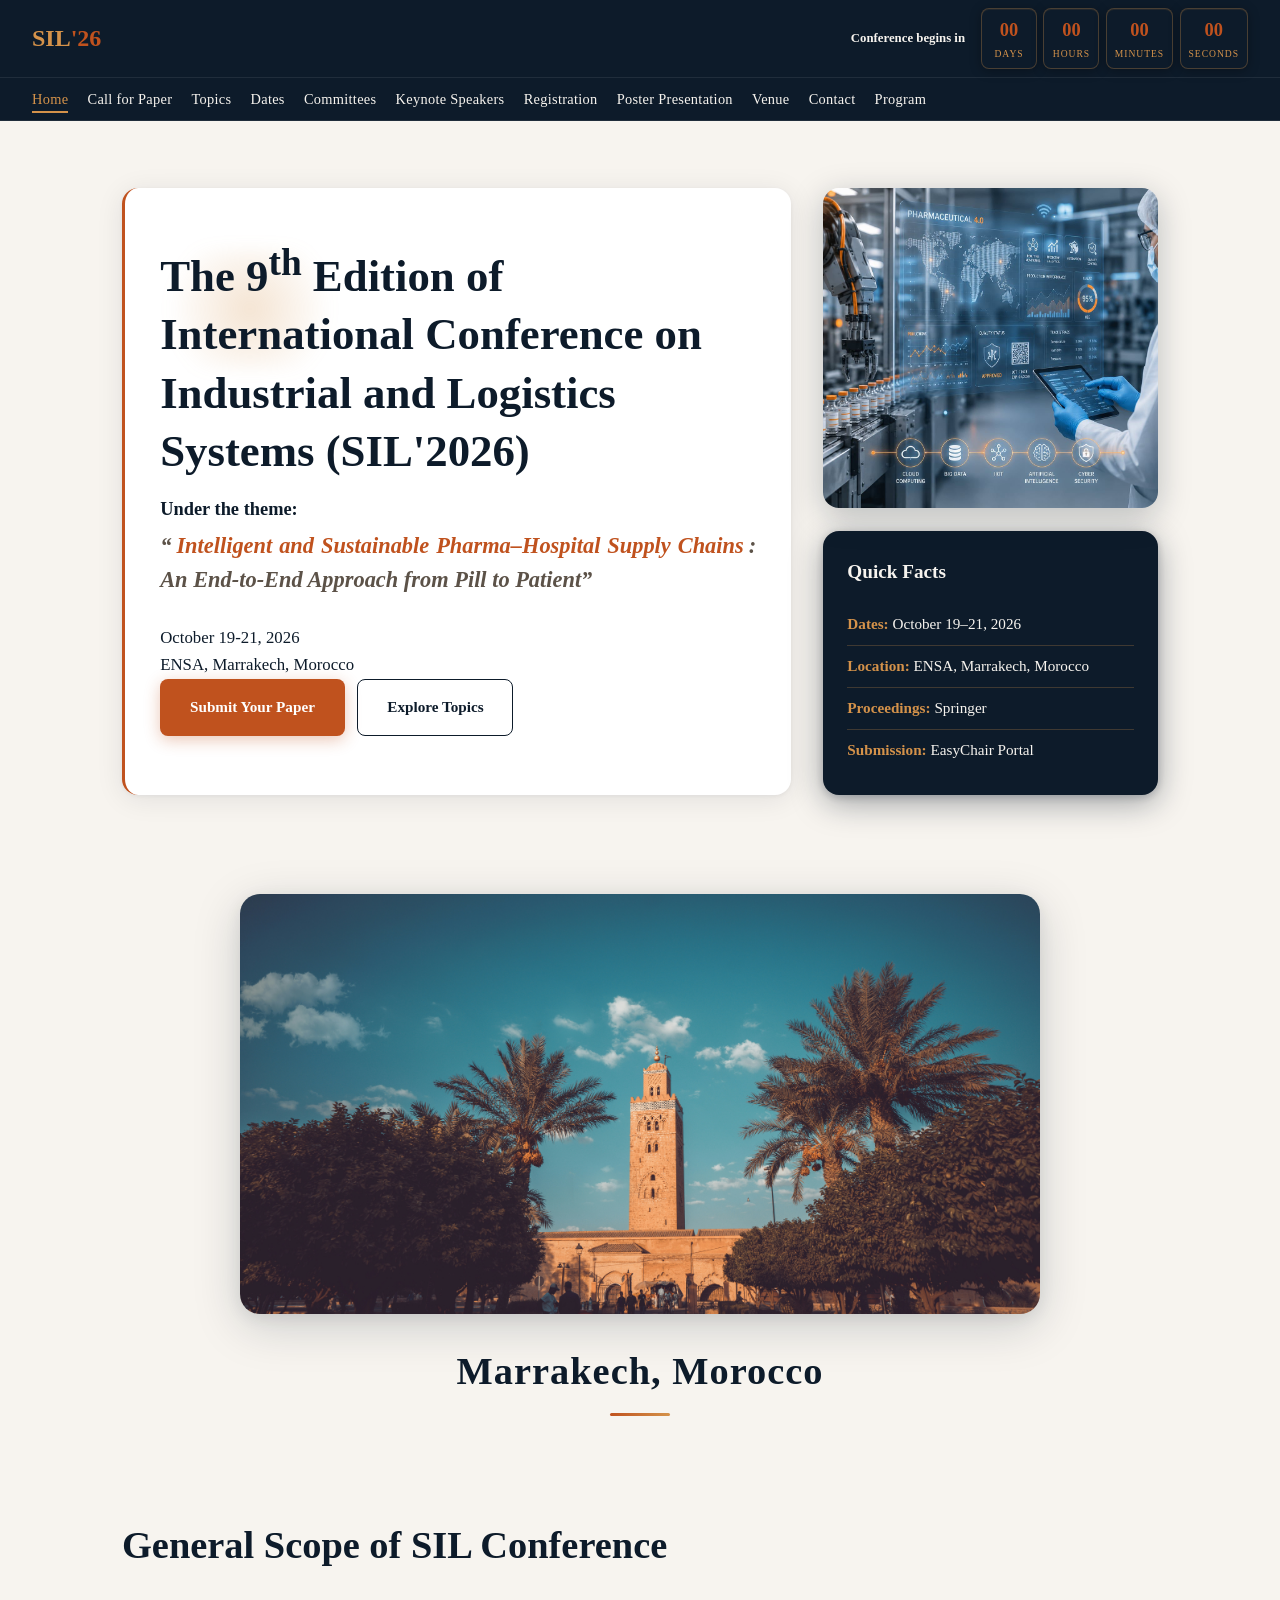
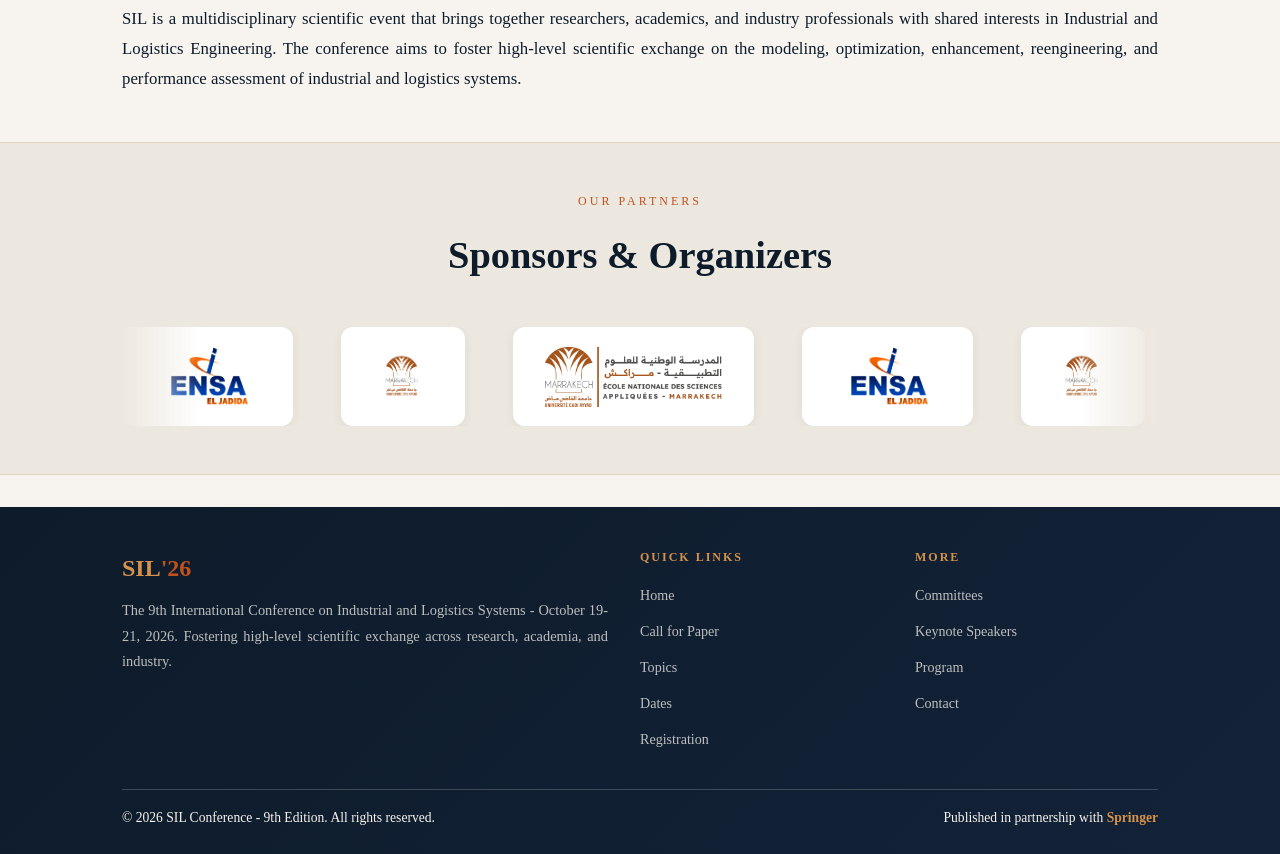
<file: index.html>
<!DOCTYPE html>
<html lang="en">

<head>
  <meta charset="UTF-8">
  <meta name="viewport" content="width=device-width, initial-scale=1.0">
  <title>SIL'2026 — 9th International Conference on Industrial and Logistics Systems</title>
  <link rel="preconnect" href="https://fonts.googleapis.com">
  <link
    href="https://fonts.googleapis.com/css2?family=Playfair+Display:wght@600;700&family=Inter:wght@400;500;600&family=Space+Mono:wght@700&display=swap"
    rel="stylesheet">
  <link rel="stylesheet" href="styles.css">
</head>

<body>

  <!-- HEADER -->
  <header class="site-header">
    <div class="topbar">
      <div class="brand">SIL<span>'26</span></div>
      <div class="header-countdown">
        <span class="header-countdown-title">Conference begins in</span>
        <div class="cd-blocks">
          <div class="cd-block"><span class="cd-value" id="cd-days">--</span><span class="cd-label">Days</span></div>
          <div class="cd-block"><span class="cd-value" id="cd-hours">--</span><span class="cd-label">Hours</span></div>
          <div class="cd-block"><span class="cd-value" id="cd-mins">--</span><span class="cd-label">Minutes</span></div>
          <div class="cd-block"><span class="cd-value" id="cd-secs">--</span><span class="cd-label">Seconds</span></div>
        </div>
      </div>
    </div>
    <nav class="site-nav" aria-label="Main navigation">
      <ul class="nav-links">
        <li><a href="index.html" class="nav-active">Home</a></li>
        <li><a href="call-for-paper.html">Call for Paper</a></li>
        <li><a href="topics.html">Topics</a></li>
        <li><a href="dates.html">Dates</a></li>
        <li><a href="committees.html">Committees</a></li>
        <li><a href="keynote-speakers.html">Keynote Speakers</a></li>
        <li><a href="registration.html">Registration</a></li>
        <li><a href="poster.html">Poster Presentation</a></li>
        <li><a href="venue.html">Venue</a></li>
        <li><a href="contact.html">Contact</a></li>
        <li><a href="program.html">Program</a></li>
      </ul>
    </nav>
  </header>

  <!-- HERO -->
  <section id="hero">
    <div class="container hero-grid">
      <div class="hero-copy reveal">
        <h1 class="hero-title hero-animate delay-2"
          style="font-size: clamp(2rem, 3.5vw, 3rem); line-height: 1.3; text-align: left;">
          The 9<sup>th</sup> Edition of International Conference on Industrial and Logistics Systems (SIL'2026)
        </h1>
        <p class="hero-subtitle" style="font-size: 1.15rem; font-weight: 600; margin-top: 0.5rem;">Under the theme:</p>
        <p class="hero-theme"
          style="font-size: clamp(1.1rem, 2vw, 1.4rem); font-style: italic; line-height: 1.5; margin-top: 0.25rem;">
          <strong>&ldquo;<span class="year-2026" style="color: var(--accent);">Intelligent and Sustainable
              Pharma–Hospital Supply Chains</span>: An End-to-End Approach from Pill to Patient&rdquo;</strong>
        </p>
        <p class="hero-details" style="font-size: 1.05rem; margin-top: 0.75rem; line-height: 1.6;">
          October 19-21, 2026<br>
          ENSA, Marrakech, Morocco
        </p>
        <div class="hero-actions">
          <a href="https://easychair.org/" target="_blank" rel="noopener noreferrer" class="btn-primary">Submit Your
            Paper</a>
          <a href="topics.html" class="btn-outline"><span>Explore Topics</span></a>
        </div>
      </div>
      <div class="hero-side" style="position: relative;">
        <div class="hero-visual-wrap hero-photo">
          <img src="industry.jpeg" alt="Industrial and Logistics Systems" class="hero-industry-img" />
        </div>
        <aside class="hero-card reveal reveal-delay-2">
          <h3>Quick Facts</h3>
          <ul>
            <li><strong>Dates:</strong> October 19–21, 2026</li>
            <li><strong>Location:</strong> ENSA, Marrakech, Morocco</li>
            <li><strong>Proceedings:</strong> Springer</li>
            <li><strong>Submission:</strong> EasyChair Portal</li>
          </ul>
        </aside>
      </div>
    </div>
  </section>

  <!-- VENUE IMAGE -->
  <section id="venue-preview">
    <div class="container" style="text-align: center;">
      <div class="venue-image-wrap">
        <img src="Marrakech.jpg" alt="Ensa, Marrakech, Morocco" class="venue-hero-img" />
      </div>
      <h2 class="venue-location-title">Marrakech, Morocco</h2>
    </div>
  </section>

  <!-- GENERAL SCOPE -->
  <section id="general-scope" style="padding: 3rem 0;">
    <div class="container">
      <h2 class="section-title" style="text-align:left; margin-bottom:1.5rem;">General Scope of SIL Conference</h2>
      <p style="font-size: 1.05rem; line-height: 1.8;">
        SIL is a multidisciplinary scientific event that brings together researchers, academics, and industry
        professionals with shared interests in Industrial and Logistics Engineering. The conference aims to foster
        high-level scientific exchange on the modeling, optimization, enhancement, reengineering, and performance
        assessment of industrial and logistics systems.
      </p>
    </div>
  </section>

  <!-- SPONSORS -->
  <section id="sponsors">
    <div class="container">
      <p class="section-label" style="text-align:center;">Our Partners</p>
      <h2 class="section-title" style="text-align:center; margin-bottom:2.4rem;">Sponsors & Organizers</h2>
      <div class="sponsors-track">
        <div class="sponsors-slider">
          <div class="sponsor-logo"><img src="Sponse/ENSAELJADIDA_logo20230124151519.png" alt="ENSA El Jadida"></div>
          <div class="sponsor-logo"><img src="Sponse/Université Cadi Ayyad.png" alt="Université Cadi Ayyad"></div>
          <div class="sponsor-logo"><img src="Sponse/cropped-new_logo-1-1-1024x347.png" alt="Sponsor"></div>
          <div class="sponsor-logo"><img src="Sponse/ENSAELJADIDA_logo20230124151519.png" alt="ENSA El Jadida"></div>
          <div class="sponsor-logo"><img src="Sponse/Université Cadi Ayyad.png" alt="Université Cadi Ayyad"></div>
          <div class="sponsor-logo"><img src="Sponse/cropped-new_logo-1-1-1024x347.png" alt="Sponsor"></div>
          <div class="sponsor-logo"><img src="Sponse/ucd.png" alt="Sponsor"></div>
        </div>
      </div>
    </div>
  </section>

  <!-- FOOTER -->
  <footer>
    <div class="footer-inner">
      <div class="footer-grid">
        <div class="footer-brand">
          <span class="brand">SIL<span>'26</span></span>
          <p>The 9th International Conference on Industrial and Logistics Systems - October 19-21, 2026. Fostering
            high-level scientific exchange across research, academia, and industry.</p>
        </div>
        <div class="footer-col">
          <h4>Quick Links</h4>
          <ul>
            <li><a href="index.html">Home</a></li>
            <li><a href="call-for-paper.html">Call for Paper</a></li>
            <li><a href="topics.html">Topics</a></li>
            <li><a href="dates.html">Dates</a></li>
            <li><a href="registration.html">Registration</a></li>
          </ul>
        </div>
        <div class="footer-col">
          <h4>More</h4>
          <ul>
            <li><a href="committees.html">Committees</a></li>
            <li><a href="keynote-speakers.html">Keynote Speakers</a></li>
            <li><a href="program.html">Program</a></li>
            <li><a href="contact.html">Contact</a></li>
          </ul>
        </div>
      </div>
      <div class="footer-bottom">
        <span>&copy; 2026 SIL Conference - 9th Edition. All rights reserved.</span>
        <span>Published in partnership with <strong style="color:var(--accent-warm)">Springer</strong></span>
      </div>
    </div>
  </footer>

  <script src="main.js"></script>
</body>

</html>
</file>
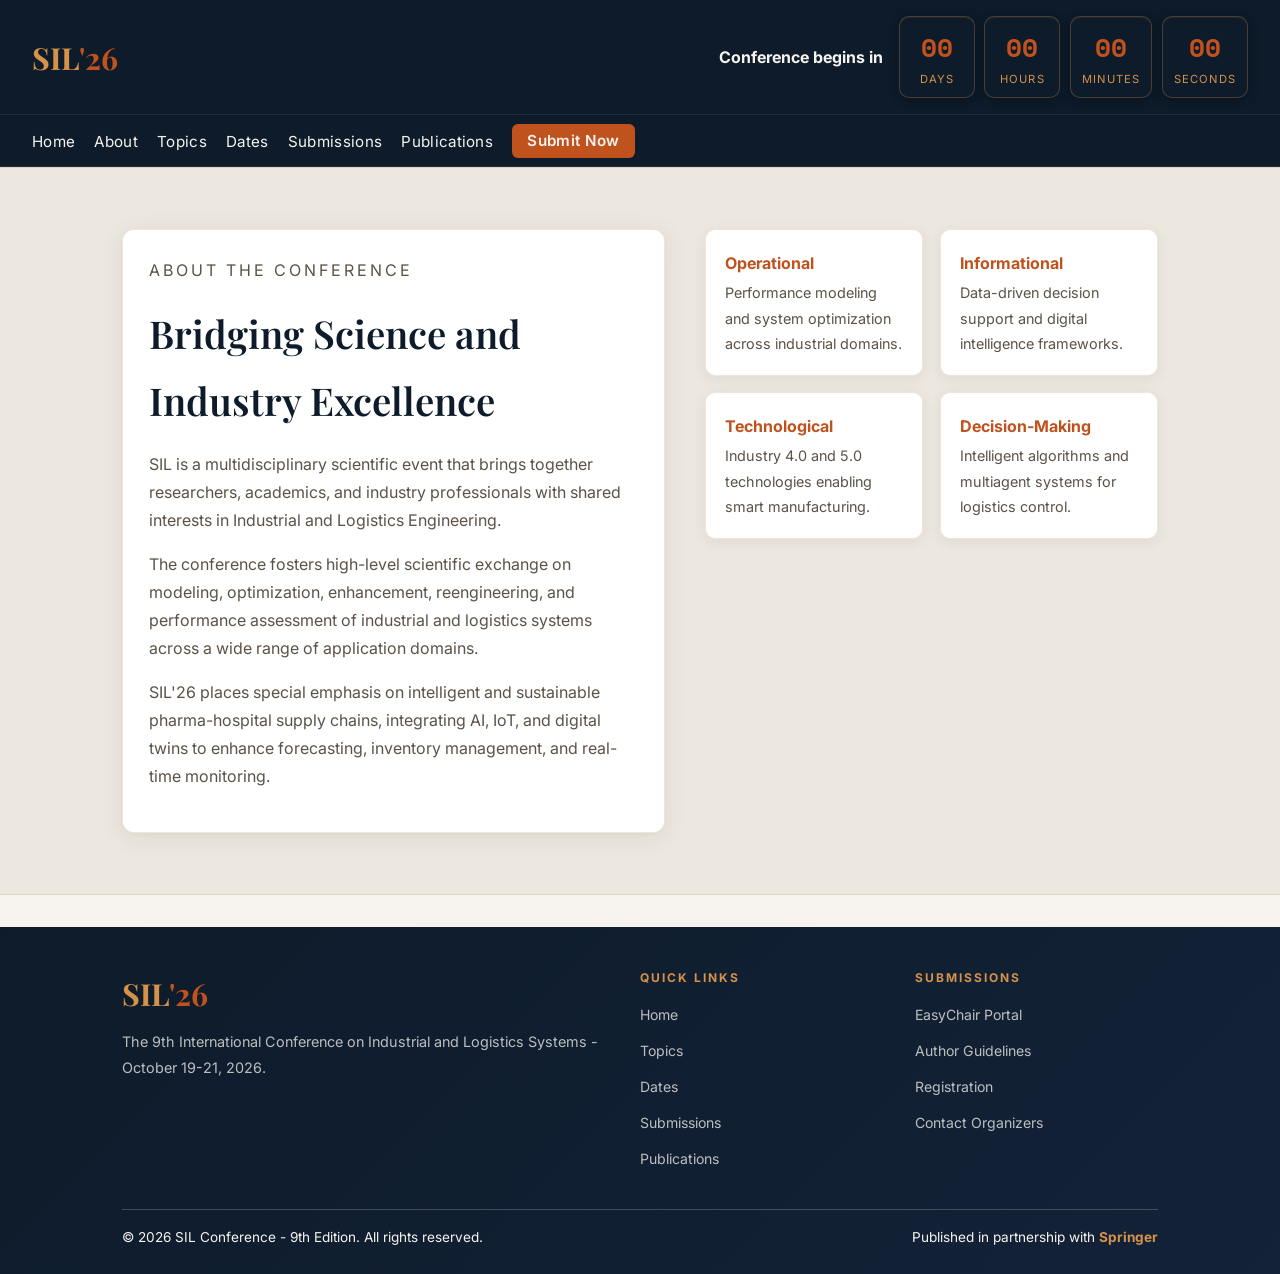
<file: about.html>
<!DOCTYPE html>
<html lang="en">
<head>
<meta charset="UTF-8">
<meta name="viewport" content="width=device-width, initial-scale=1.0">
<title>SIL'2026 - About</title>
<link rel="preconnect" href="https://fonts.googleapis.com">
<link href="https://fonts.googleapis.com/css2?family=Playfair+Display:wght@600;700&family=Inter:wght@400;500;600&family=Space+Mono:wght@700&display=swap" rel="stylesheet">
<style>
  *, *::before, *::after { margin: 0; padding: 0; box-sizing: border-box; }

  :root {
    --primary-dark: #0D1B2A;
    --accent: #C0521E;
    --accent-hover: #A34218;
    --accent-warm: #D4924A;
    --surface-light: #F7F4EF;
    --surface-mid: #EDE8DF;
    --text-primary: #0D1B2A;
    --text-secondary: #5C5248;
    --text-on-dark: #F7F4EF;
    --border-ghost: rgba(196, 120, 55, 0.2);
    --font-display: 'Playfair Display', serif;
    --font-body: 'Inter', sans-serif;
    --font-mono: 'Space Mono', monospace;
  }

  html { scroll-behavior: auto; }

  body {
    background: var(--surface-light);
    color: var(--text-primary);
    font-family: var(--font-body);
    font-weight: 400;
    line-height: 1.75;
  }

  a { color: var(--accent); text-decoration: none; }
  a:hover { color: var(--accent-hover); }

  .site-header {
    position: sticky; top: 0; z-index: 10;
    background: var(--primary-dark);
    border-bottom: 1px solid rgba(255, 255, 255, 0.08);
  }
  .topbar {
    display: flex; flex-wrap: wrap; align-items: center; justify-content: space-between;
    padding: 1rem 2rem; gap: 1rem;
  }
  .brand {
    font-family: var(--font-display);
    font-size: 1.9rem;
    font-weight: 700;
    color: var(--accent-warm);
  }
  .brand span { color: var(--accent); }
  .header-countdown {
    display: flex;
    align-items: center;
    gap: 1rem;
    color: var(--text-on-dark);
  }
  .header-countdown-title {
    font-weight: 700;
    font-size: 1rem;
    color: var(--text-on-dark);
  }
  .cd-blocks { display: flex; gap: 0.6rem; flex-wrap: wrap; }
  .cd-block {
    min-width: 76px;
    padding: 0.5rem 0.7rem;
    border-radius: 10px;
    background: var(--primary-dark);
    border: 1px solid rgba(212, 146, 74, 0.3);
    text-align: center;
    box-shadow: 0 2px 12px rgba(0, 0, 0, 0.3), inset 0 1px 0 rgba(212, 146, 74, 0.1);
  }
  .cd-value {
    display: block;
    font-family: var(--font-mono);
    font-weight: 700;
    font-size: 1.6rem;
    color: var(--accent);
    transform-origin: center bottom;
  }
  .cd-label {
    display: block;
    font-size: 0.7rem;
    text-transform: uppercase;
    letter-spacing: 0.1em;
    color: var(--accent-warm);
  }
  .cd-value.flip { animation: flipDigit 0.25s ease-out; }
  .cd-value.pulse { animation: pulseDigit 0.3s ease-out; }

  .site-nav { border-top: 1px solid rgba(255, 255, 255, 0.08); background: var(--primary-dark); }
  .site-nav ul {
    list-style: none;
    display: flex;
    flex-wrap: wrap;
    gap: 1.2rem;
    padding: 0.7rem 2rem;
    align-items: center;
    margin: 0;
  }
  .site-nav a { font-size: 0.95rem; color: var(--text-on-dark); letter-spacing: 0.02em; position: relative; }
  .site-nav a::after {
    content: ''; position: absolute; left: 0; bottom: -6px;
    width: 0; height: 1.5px; background: var(--accent); transition: width 0.2s ease;
  }
  .site-nav a:hover::after { width: 100%; }
  .nav-links {
    list-style: none; display: flex; flex-wrap: wrap; gap: 1.4rem;
    padding: 0.8rem 2rem; align-items: center;
  }
  .nav-cta {
    background: var(--accent); color: #fff; padding: 0.45rem 0.95rem; border-radius: 6px;
    font-weight: 600; transition: background 0.2s ease;
  }
  .nav-cta:hover { background: var(--accent-hover); }

  section { padding: 3.8rem 0; position: relative; }
  .container { max-width: 1100px; margin: 0 auto; padding: 0 2rem; }
  .section-label {
    font-size: 0.75rem; letter-spacing: 3px; text-transform: uppercase;
    color: var(--accent); margin-bottom: 0.6rem;
  }
  .section-title {
    font-family: var(--font-display); font-size: clamp(2rem, 3vw, 2.6rem);
    font-weight: 600; margin-bottom: 1rem;
  }

  #about {
    background: var(--surface-mid);
    border-top: 1px solid var(--border-ghost); border-bottom: 1px solid var(--border-ghost);
  }
  #about .inner { display: grid; grid-template-columns: 1.2fr 1fr; gap: 2.5rem; align-items: start; }

  .tilt-card {
    transition: transform 0.18s ease, box-shadow 0.18s ease;
    will-change: transform;
    cursor: default;
  }

  .about-text {
    background: #fff;
    border: 1px solid var(--border-ghost);
    border-radius: 12px;
    padding: 1.6rem;
    box-shadow: 0 4px 24px rgba(13, 27, 42, 0.08), 0 1px 4px rgba(13, 27, 42, 0.04);
  }
  .about-text p { color: var(--text-secondary); margin-bottom: 1rem; font-size: 1rem; }
  .about-pillars { display: grid; grid-template-columns: 1fr 1fr; gap: 1rem; }
  .pillar {
    background: #fff; border: 1px solid var(--border-ghost); padding: 1.2rem; border-radius: 10px;
    box-shadow: 0 3px 14px rgba(13, 27, 42, 0.07);
  }
  .pillar-name { font-weight: 700; color: var(--accent); margin-bottom: 0.2rem; }
  .pillar-desc { font-size: 0.9rem; color: var(--text-secondary); }

  footer {
    background: linear-gradient(135deg, var(--primary-dark), #132238);
    color: var(--text-on-dark); padding: 2.5rem 0 1.5rem; margin-top: 2rem;
  }
  .footer-inner { max-width: 1100px; margin: 0 auto; padding: 0 2rem; }
  .footer-grid { display: grid; grid-template-columns: 2fr 1fr 1fr; gap: 2rem; margin-bottom: 1.8rem; }
  .footer-brand .brand { color: var(--accent-warm); display: block; margin-bottom: 0.6rem; }
  .footer-brand p { font-size: 0.9rem; color: rgba(247,244,239,0.75); }
  .footer-col h4 { font-size: 0.75rem; letter-spacing: 2px; text-transform: uppercase; margin-bottom: 0.8rem; color: var(--accent-warm); }
  .footer-col ul { list-style: none; }
  .footer-col li { margin-bottom: 0.5rem; }
  .footer-col a { color: rgba(247,244,239,0.75); font-size: 0.88rem; }
  .footer-col a:hover { color: var(--text-on-dark); }
  .footer-bottom {
    border-top: 1px solid rgba(255,255,255,0.2); padding-top: 1rem;
    display: flex; justify-content: space-between; gap: 1rem; flex-wrap: wrap; font-size: 0.85rem;
  }

  .reveal {
    opacity: 0; transform: translateY(18px);
    transition: opacity 0.7s ease, transform 0.7s ease;
  }
  .reveal.visible { opacity: 1; transform: none; }
  .reveal-delay-1 { transition-delay: 0.12s; }

  @keyframes flipDigit {
    from { transform: rotateX(90deg); }
    to { transform: rotateX(0deg); }
  }
  @keyframes pulseDigit {
    0% { transform: scale(1); color: var(--accent); }
    50% { transform: scale(1.15); color: var(--accent-warm); }
    100% { transform: scale(1); color: var(--accent); }
  }

  @media (max-width: 900px) {
    #about .inner { grid-template-columns: 1fr; }
  }
  @media (max-width: 768px) {
    .nav-links { gap: 0.8rem; }
    .about-pillars, .footer-grid { grid-template-columns: 1fr; }
    .header-countdown { display: none; }
  }
</style>
</head>
<body>
<header class="site-header">
  <div class="topbar">
    <div class="brand">SIL<span>'26</span></div>
    <div class="header-countdown">
      <span class="header-countdown-title">Conference begins in</span>
      <div class="cd-blocks">
        <div class="cd-block"><span class="cd-value" id="cd-days">--</span><span class="cd-label">Days</span></div>
        <div class="cd-block"><span class="cd-value" id="cd-hours">--</span><span class="cd-label">Hours</span></div>
        <div class="cd-block"><span class="cd-value" id="cd-mins">--</span><span class="cd-label">Minutes</span></div>
        <div class="cd-block"><span class="cd-value" id="cd-secs">--</span><span class="cd-label">Seconds</span></div>
      </div>
    </div>
  </div>
  <nav class="site-nav" aria-label="Main navigation">
    <ul class="nav-links">
      <li><a href="index.html">Home</a></li>
      <li><a href="about.html">About</a></li>
      <li><a href="topics.html">Topics</a></li>
      <li><a href="dates.html">Dates</a></li>
      <li><a href="submissions.html">Submissions</a></li>
      <li><a href="publications.html">Publications</a></li>
      <li><a href="https://easychair.org" target="_blank" class="nav-cta">Submit Now</a></li>
    </ul>
  </nav>
</header>

<section id="about">
  <div class="container">
    <div class="inner">
      <div class="about-text tilt-card reveal">
        <p class="section-label">About the Conference</p>
        <h2 class="section-title">Bridging Science and Industry Excellence</h2>
        <p>SIL is a multidisciplinary scientific event that brings together researchers, academics, and industry professionals with shared interests in Industrial and Logistics Engineering.</p>
        <p>The conference fosters high-level scientific exchange on modeling, optimization, enhancement, reengineering, and performance assessment of industrial and logistics systems across a wide range of application domains.</p>
        <p>SIL'26 places special emphasis on intelligent and sustainable pharma-hospital supply chains, integrating AI, IoT, and digital twins to enhance forecasting, inventory management, and real-time monitoring.</p>
      </div>
      <div class="about-pillars reveal reveal-delay-1">
        <div class="pillar tilt-card">
          <div class="pillar-name">Operational</div>
          <div class="pillar-desc">Performance modeling and system optimization across industrial domains.</div>
        </div>
        <div class="pillar tilt-card">
          <div class="pillar-name">Informational</div>
          <div class="pillar-desc">Data-driven decision support and digital intelligence frameworks.</div>
        </div>
        <div class="pillar tilt-card">
          <div class="pillar-name">Technological</div>
          <div class="pillar-desc">Industry 4.0 and 5.0 technologies enabling smart manufacturing.</div>
        </div>
        <div class="pillar tilt-card">
          <div class="pillar-name">Decision-Making</div>
          <div class="pillar-desc">Intelligent algorithms and multiagent systems for logistics control.</div>
        </div>
      </div>
    </div>
  </div>
</section>

<footer>
  <div class="footer-inner">
    <div class="footer-grid">
      <div class="footer-brand">
        <span class="brand">SIL<span>'26</span></span>
        <p>The 9th International Conference on Industrial and Logistics Systems - October 19-21, 2026.</p>
      </div>
      <div class="footer-col">
        <h4>Quick Links</h4>
        <ul>
          <li><a href="index.html">Home</a></li>
          <li><a href="topics.html">Topics</a></li>
          <li><a href="dates.html">Dates</a></li>
          <li><a href="submissions.html">Submissions</a></li>
          <li><a href="publications.html">Publications</a></li>
        </ul>
      </div>
      <div class="footer-col">
        <h4>Submissions</h4>
        <ul>
          <li><a href="https://easychair.org" target="_blank">EasyChair Portal</a></li>
          <li><a href="submissions.html">Author Guidelines</a></li>
          <li><a href="dates.html">Registration</a></li>
          <li><a href="about.html">Contact Organizers</a></li>
        </ul>
      </div>
    </div>
    <div class="footer-bottom">
      <span>© 2026 SIL Conference - 9th Edition. All rights reserved.</span>
      <span>Published in partnership with <strong style="color:var(--accent-warm)">Springer</strong></span>
    </div>
  </div>
</footer>

<script>
/* Countdown */
let prevValues = { days: null, hours: null, mins: null, secs: null };
const updateCountdown = () => {
  const diff = new Date('2026-10-22T09:00:00') - new Date();
  const daysEl = document.getElementById('cd-days');
  const hoursEl = document.getElementById('cd-hours');
  const minsEl = document.getElementById('cd-mins');
  const secsEl = document.getElementById('cd-secs');
  if (!daysEl) return;
  if (diff <= 0) { ['cd-days','cd-hours','cd-mins','cd-secs'].forEach(id => document.getElementById(id).textContent = '00'); return; }
  const next = {
    days:  String(Math.floor(diff / 86400000)).padStart(2,'0'),
    hours: String(Math.floor((diff % 86400000) / 3600000)).padStart(2,'0'),
    mins:  String(Math.floor((diff % 3600000) / 60000)).padStart(2,'0'),
    secs:  String(Math.floor((diff % 60000) / 1000)).padStart(2,'0')
  };
  [{ key:'days', el:daysEl }, { key:'hours', el:hoursEl }, { key:'mins', el:minsEl }, { key:'secs', el:secsEl }]
    .forEach(({ key, el }) => {
      if (prevValues[key] !== next[key]) {
        el.classList.remove('flip','pulse'); void el.offsetWidth;
        el.classList.add('flip','pulse'); el.textContent = next[key];
      }
    });
  prevValues = next;
};
updateCountdown();
setInterval(updateCountdown, 1000);

/* Scroll reveal */
const revealItems = document.querySelectorAll('.reveal');
if (revealItems.length) {
  const obs = new IntersectionObserver((entries) => {
    entries.forEach(e => { if (e.isIntersecting) { e.target.classList.add('visible'); obs.unobserve(e.target); } });
  }, { threshold: 0.12 });
  revealItems.forEach(el => obs.observe(el));
}

/* Card tilt on mouse */
document.querySelectorAll('.tilt-card').forEach(card => {
  card.addEventListener('mousemove', (e) => {
    const r = card.getBoundingClientRect();
    const x = (e.clientX - r.left) / r.width - 0.5;
    const y = (e.clientY - r.top) / r.height - 0.5;
    card.style.transform = `perspective(700px) rotateY(${x * 8}deg) rotateX(${-y * 8}deg) translateZ(6px)`;
    card.style.boxShadow = `${-x * 18}px ${y * 4 + 10}px 30px rgba(13,27,42,0.16), 0 2px 8px rgba(13,27,42,0.08)`;
  });
  card.addEventListener('mouseleave', () => {
    card.style.transform = '';
    card.style.boxShadow = '';
  });
});
</script>
</body>
</html>
</file>
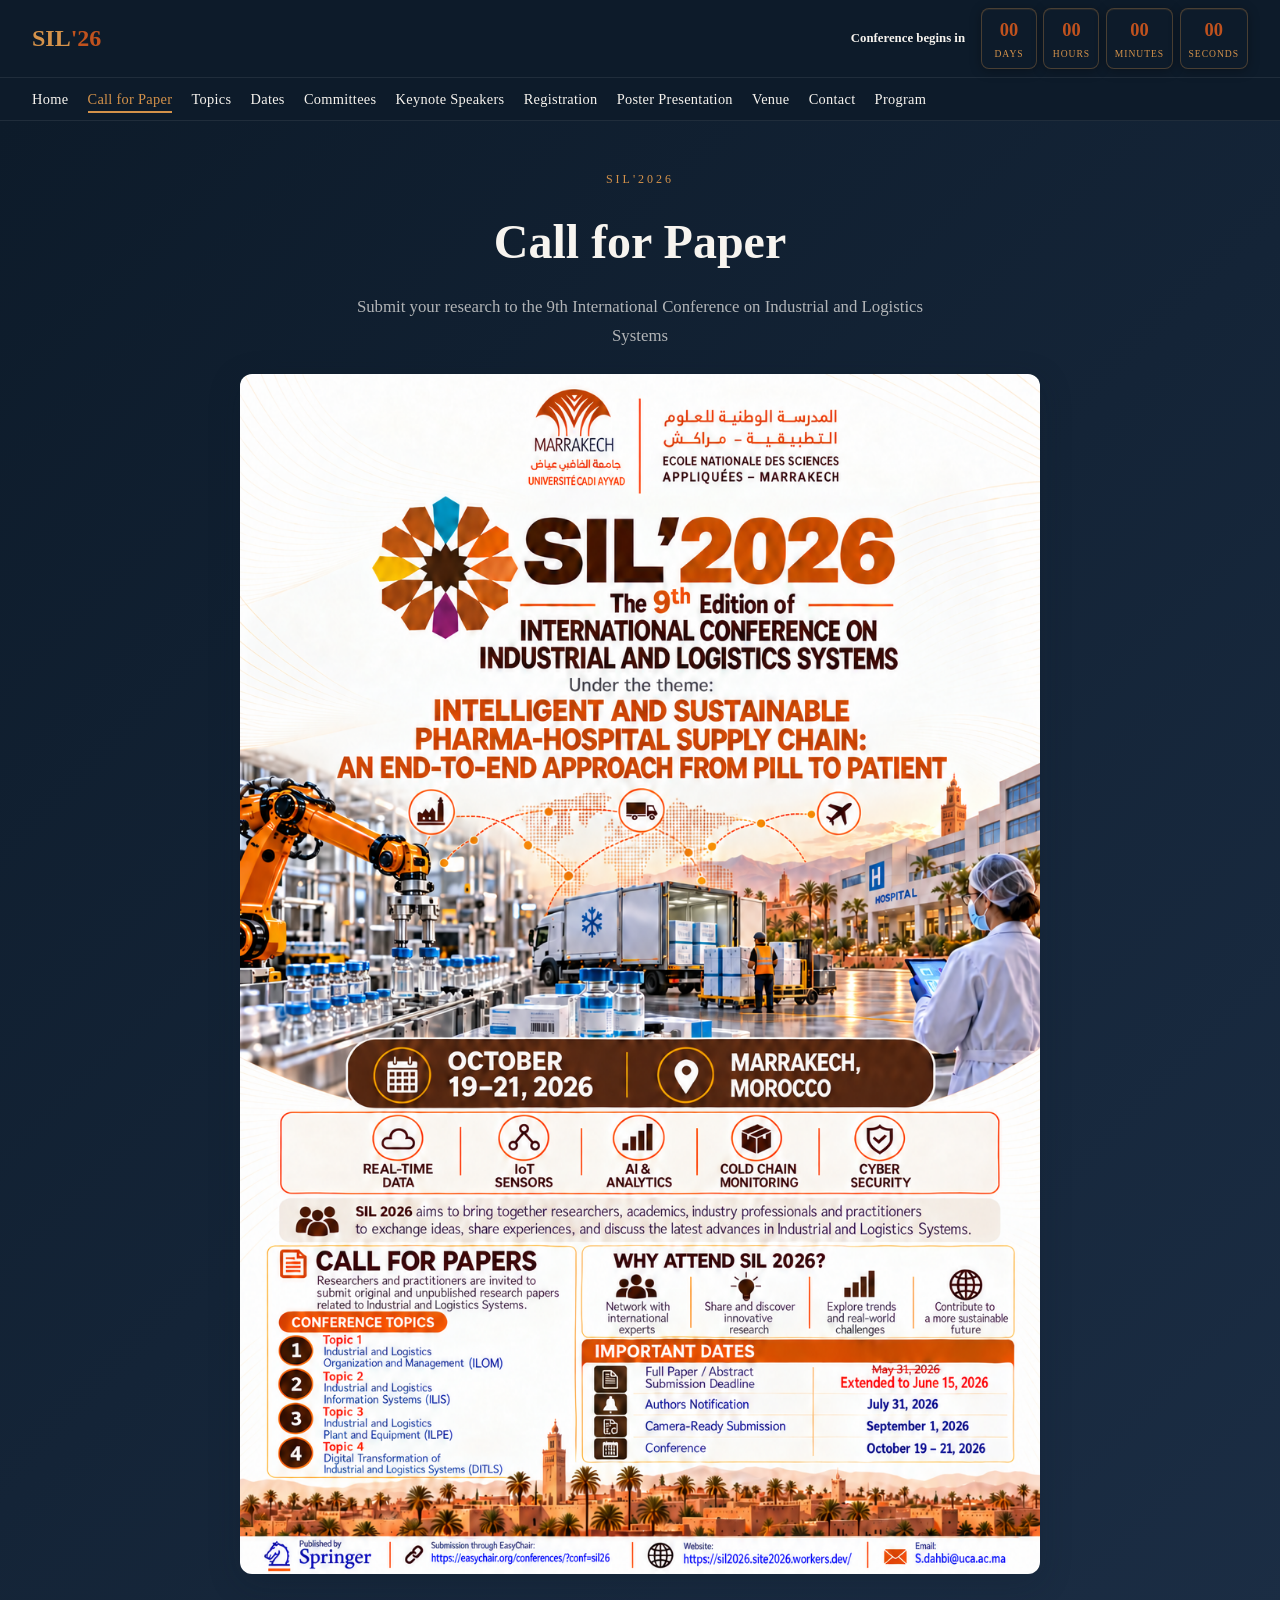
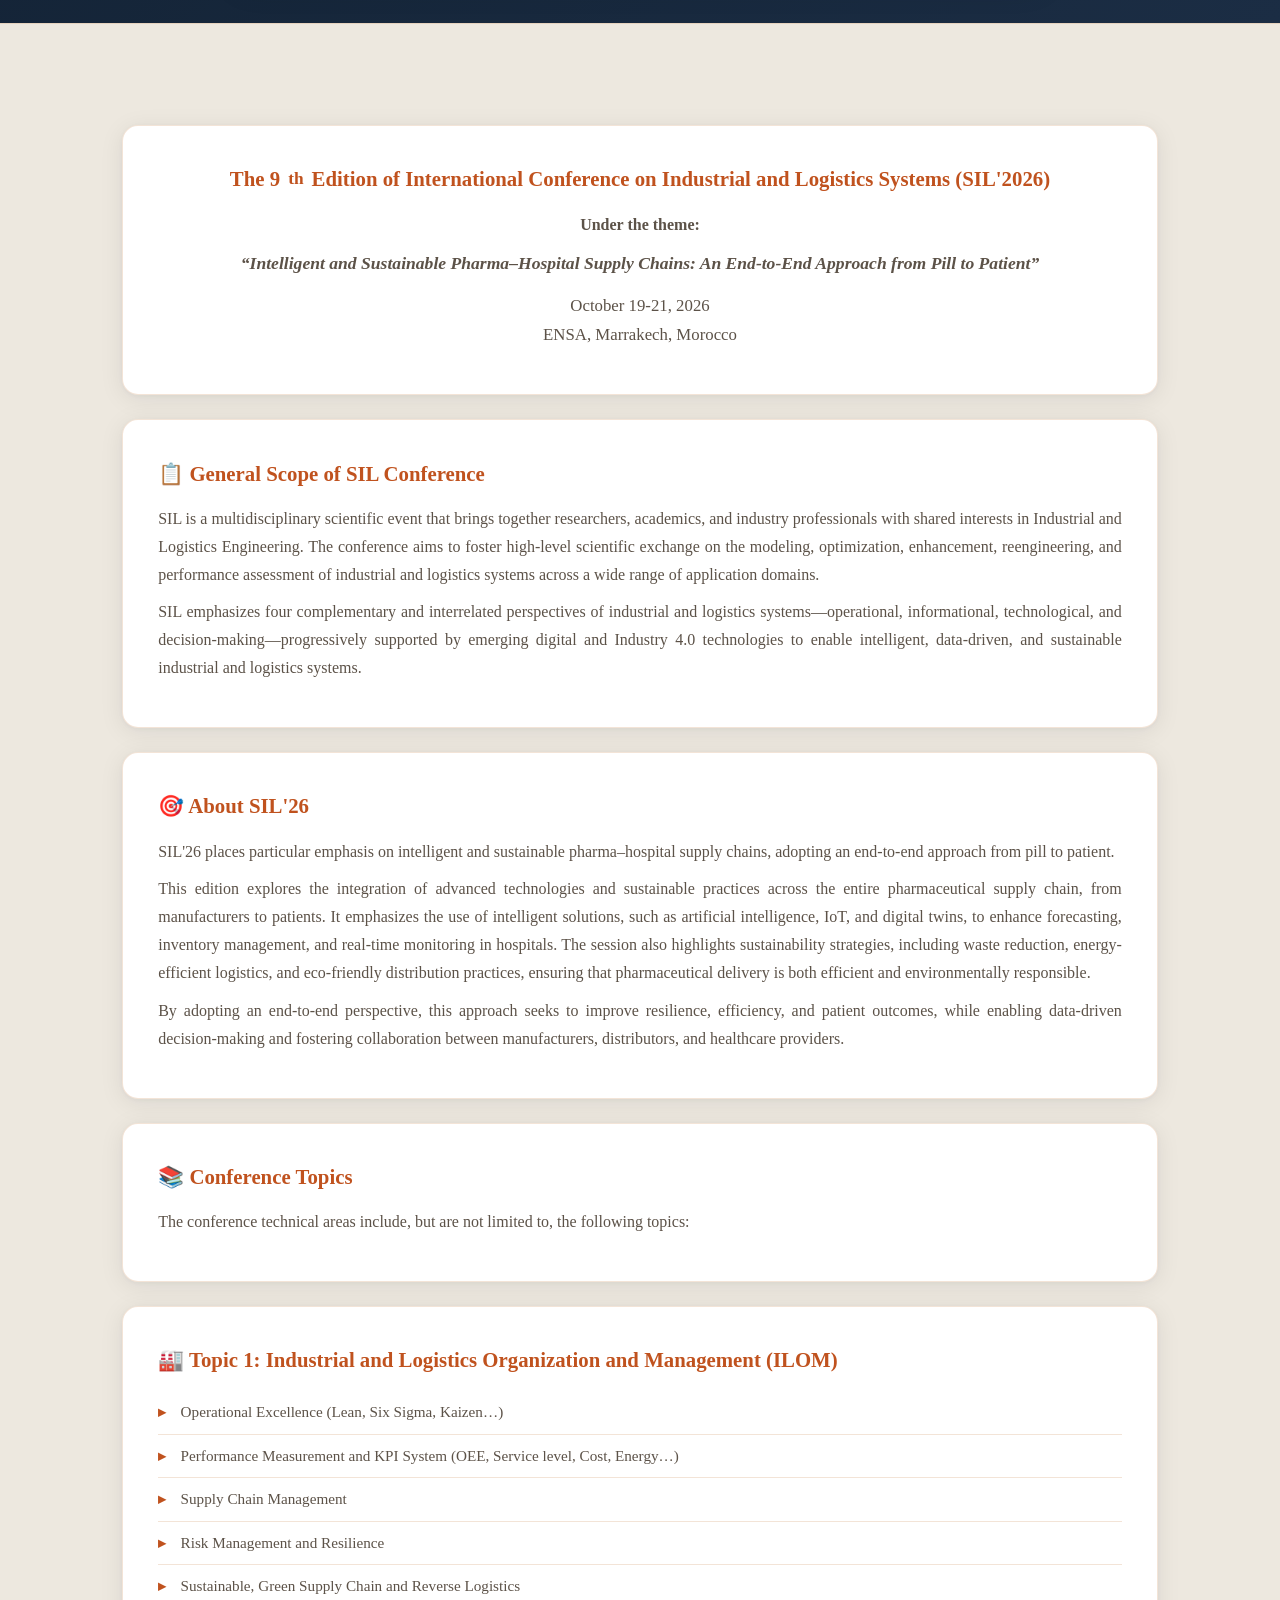
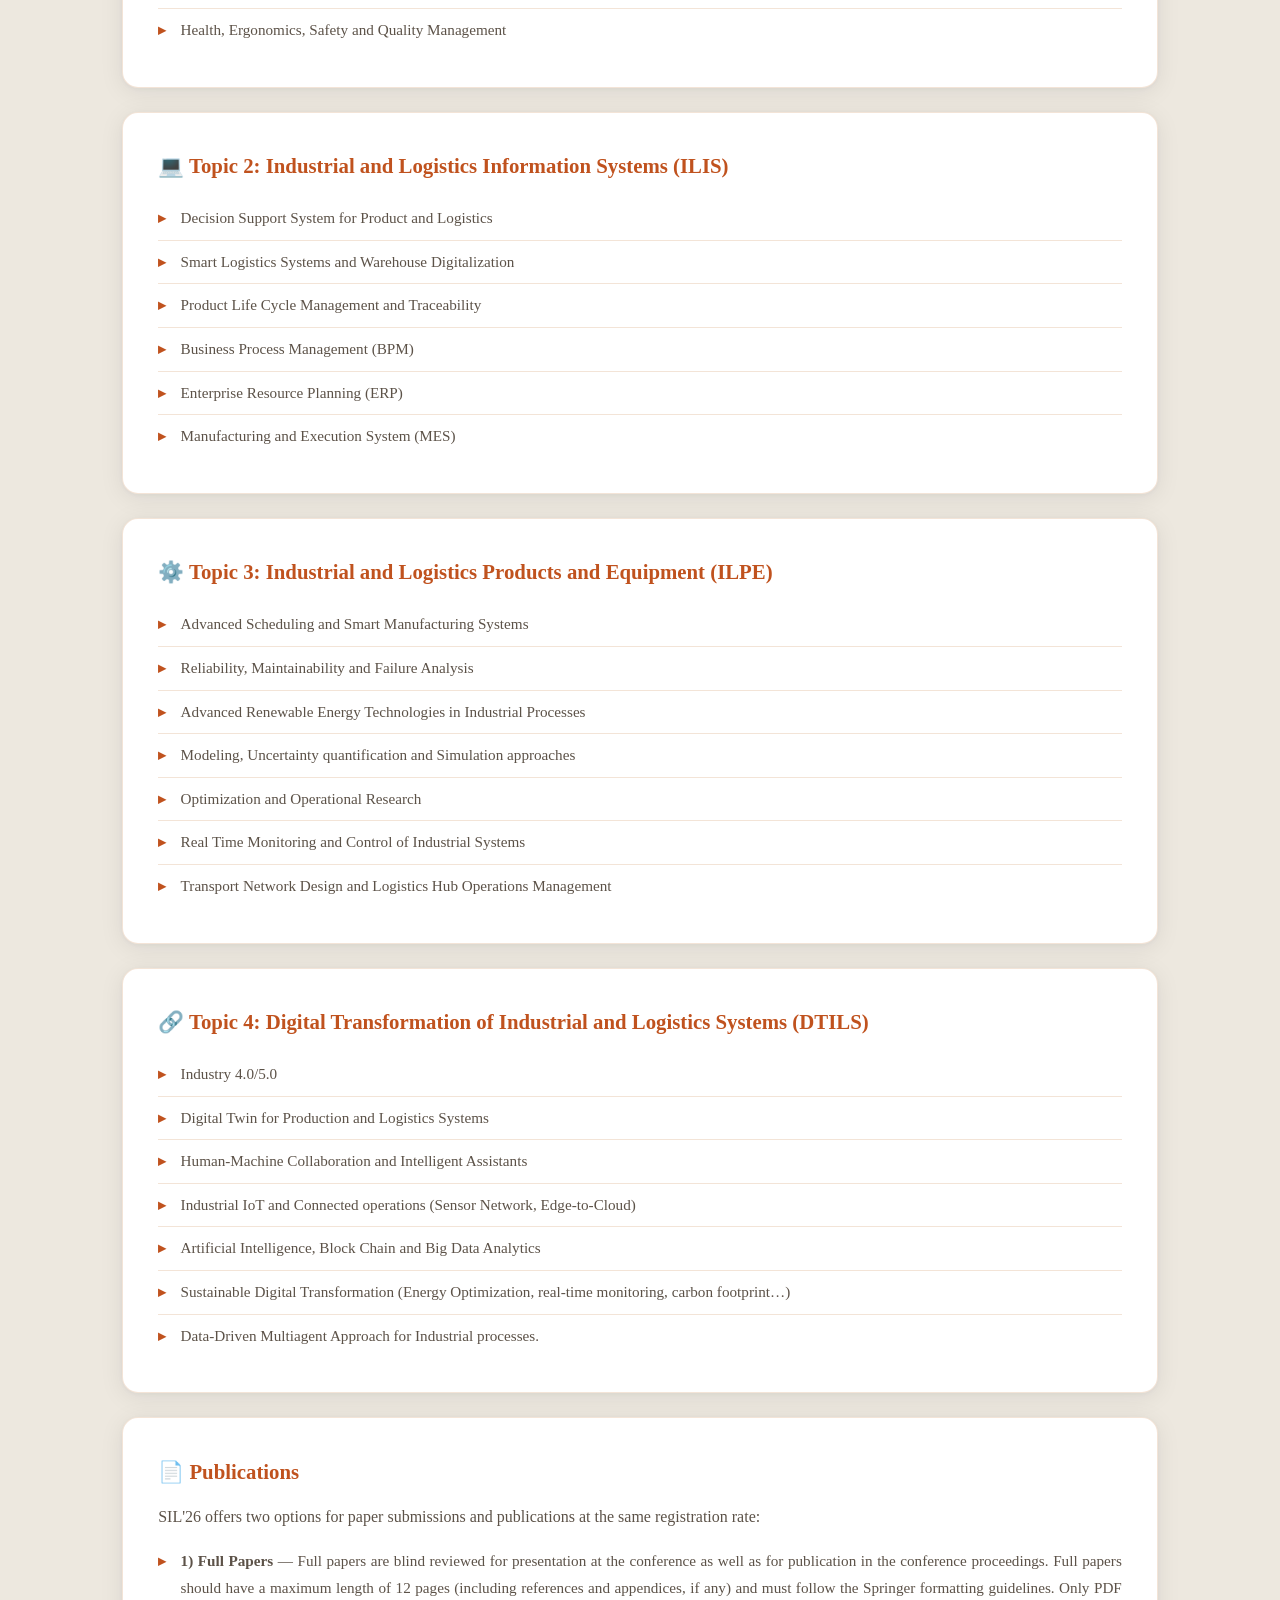
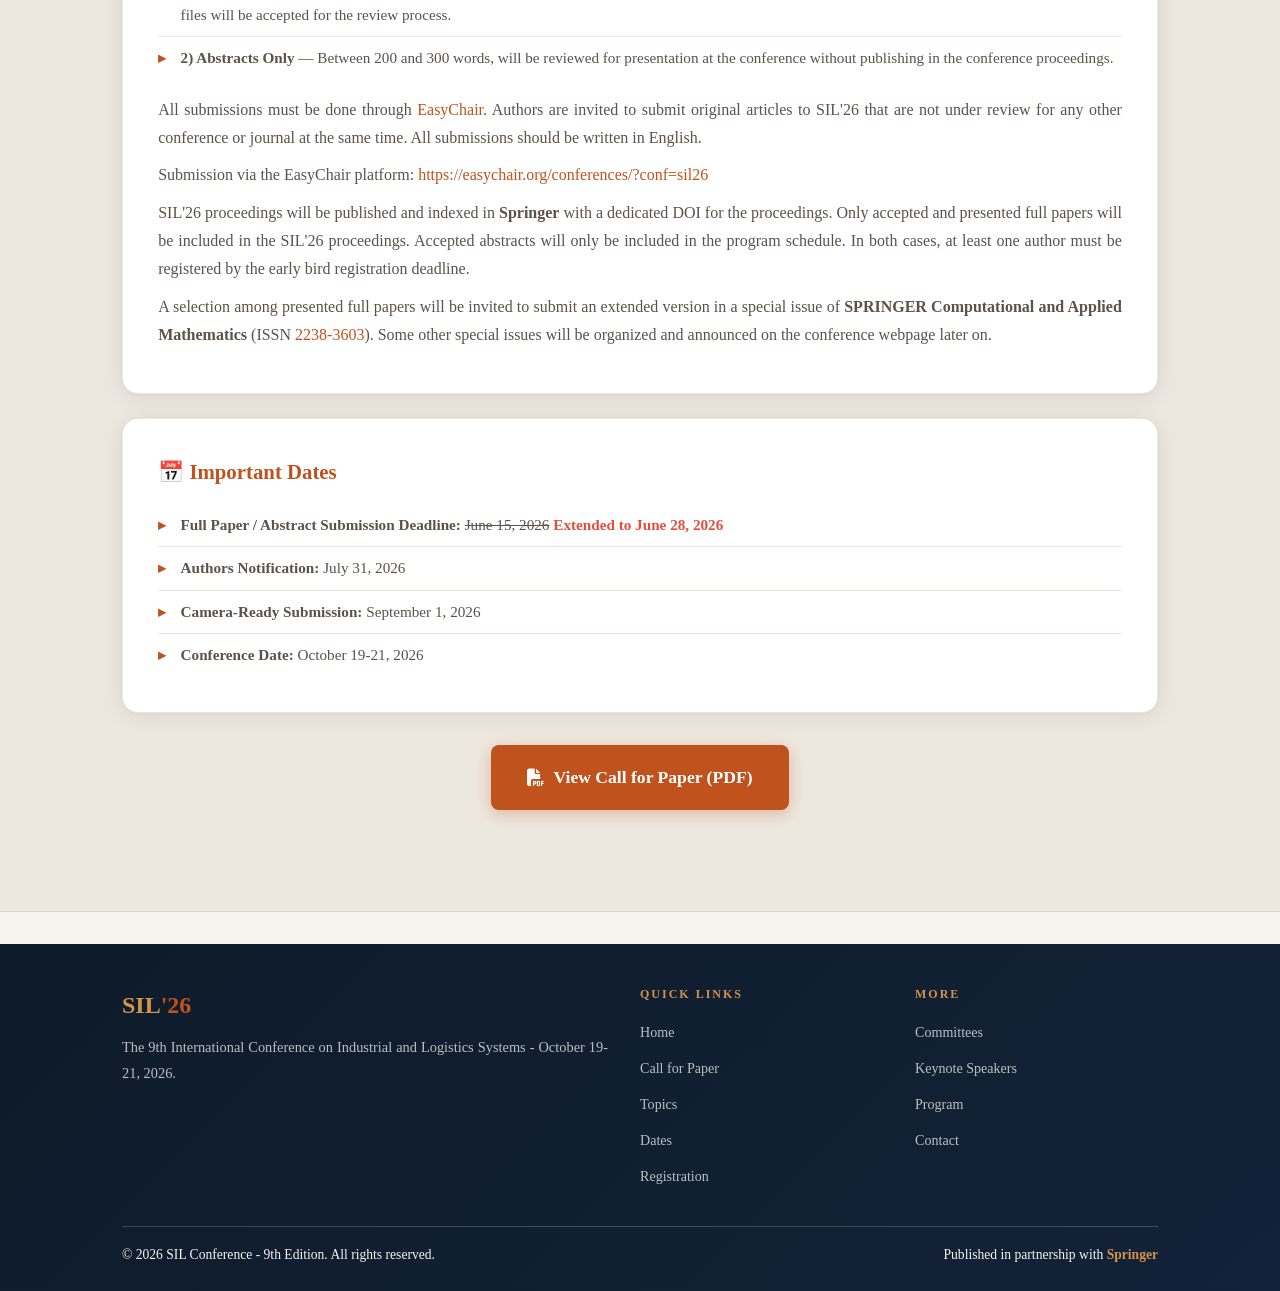
<file: call-for-paper.html>
<!DOCTYPE html>
<html lang="en">

<head>
  <meta charset="UTF-8">
  <meta name="viewport" content="width=device-width, initial-scale=1.0">
  <title>SIL'2026 - Call for Paper</title>
  <link rel="preconnect" href="https://fonts.googleapis.com">
  <link
    href="https://fonts.googleapis.com/css2?family=Playfair+Display:wght@600;700&family=Inter:wght@400;500;600&family=Space+Mono:wght@700&display=swap"
    rel="stylesheet">
  <link rel="stylesheet" href="styles.css">
</head>

<body>

  <header class="site-header">
    <div class="topbar">
      <div class="brand">SIL<span>'26</span></div>
      <div class="header-countdown">
        <span class="header-countdown-title">Conference begins in</span>
        <div class="cd-blocks">
          <div class="cd-block"><span class="cd-value" id="cd-days">--</span><span class="cd-label">Days</span></div>
          <div class="cd-block"><span class="cd-value" id="cd-hours">--</span><span class="cd-label">Hours</span></div>
          <div class="cd-block"><span class="cd-value" id="cd-mins">--</span><span class="cd-label">Minutes</span></div>
          <div class="cd-block"><span class="cd-value" id="cd-secs">--</span><span class="cd-label">Seconds</span></div>
        </div>
      </div>
    </div>
    <nav class="site-nav" aria-label="Main navigation">
      <ul class="nav-links">
        <li><a href="index.html">Home</a></li>
        <li><a href="call-for-paper.html" class="nav-active">Call for Paper</a></li>
        <li><a href="topics.html">Topics</a></li>
        <li><a href="dates.html">Dates</a></li>
        <li><a href="committees.html">Committees</a></li>
        <li><a href="keynote-speakers.html">Keynote Speakers</a></li>
        <li><a href="registration.html">Registration</a></li>
        <li><a href="poster.html">Poster Presentation</a></li>
        <li><a href="venue.html">Venue</a></li>
        <li><a href="contact.html">Contact</a></li>
        <li><a href="program.html">Program</a></li>
      </ul>
    </nav>
  </header>

  <section class="page-hero">
    <div class="container">
      <p class="section-label">SIL'2026</p>
      <h1 class="section-title">Call for Paper</h1>
      <p class="page-subtitle">Submit your research to the 9th International Conference on Industrial and Logistics
        Systems</p>
      <div style="margin-top: 1.5rem;">
        <img src="CallForPaper.png" alt="SIL'2026 Call for Papers"
          style="max-width: 100%; width: 800px; border-radius: 12px; box-shadow: 0 8px 32px rgba(13,27,42,0.22);">
      </div>
    </div>
  </section>

  <section class="content-section">
    <div class="container" style="padding-top:2.5rem; padding-bottom:2.5rem;">

      <!-- Conference Header -->
      <div class="content-card reveal" style="text-align: center;">
        <h3 style="justify-content: center;">The 9<sup>th</sup> Edition of International Conference on Industrial and
          Logistics Systems (SIL'2026)</h3>
        <p style="font-weight: 600; margin-top: 0.5rem;">Under the theme:</p>
        <p style="font-style: italic; font-size: 1.1rem; margin-top: 0.25rem;"><strong>&ldquo;Intelligent and
            Sustainable Pharma&ndash;Hospital Supply Chains: An End-to-End Approach from Pill to Patient&rdquo;</strong>
        </p>
        <p style="margin-top: 0.75rem; font-size: 1.05rem;">October 19-21, 2026<br>ENSA, Marrakech, Morocco</p>
      </div>

      <!-- General Scope -->
      <div class="content-card reveal">
        <h3>📋 General Scope of SIL Conference</h3>
        <p>SIL is a multidisciplinary scientific event that brings together researchers, academics, and industry
          professionals with shared interests in Industrial and Logistics Engineering. The conference aims to foster
          high-level scientific exchange on the modeling, optimization, enhancement, reengineering, and performance
          assessment of industrial and logistics systems across a wide range of application domains.</p>
        <p>SIL emphasizes four complementary and interrelated perspectives of industrial and logistics
          systems—operational, informational, technological, and decision-making—progressively supported by emerging
          digital and Industry 4.0 technologies to enable intelligent, data-driven, and sustainable industrial and
          logistics systems.</p>
      </div>

      <!-- About SIL'26 -->
      <div class="content-card reveal">
        <h3>🎯 About SIL'26</h3>
        <p>SIL'26 places particular emphasis on intelligent and sustainable pharma–hospital supply chains, adopting an
          end-to-end approach from pill to patient.</p>
        <p>This edition explores the integration of advanced technologies and sustainable practices across the entire
          pharmaceutical supply chain, from manufacturers to patients. It emphasizes the use of intelligent solutions,
          such as artificial intelligence, IoT, and digital twins, to enhance forecasting, inventory management, and
          real-time monitoring in hospitals. The session also highlights sustainability strategies, including waste
          reduction, energy-efficient logistics, and eco-friendly distribution practices, ensuring that pharmaceutical
          delivery is both efficient and environmentally responsible.</p>
        <p>By adopting an end-to-end perspective, this approach seeks to improve resilience, efficiency, and patient
          outcomes, while enabling data-driven decision-making and fostering collaboration between manufacturers,
          distributors, and healthcare providers.</p>
      </div>

      <!-- Conference Topics Header -->
      <div class="content-card reveal">
        <h3>📚 Conference Topics</h3>
        <p>The conference technical areas include, but are not limited to, the following topics:</p>
      </div>

      <!-- Topic 1 -->
      <div class="content-card reveal">
        <h3>🏭 Topic 1: Industrial and Logistics Organization and Management (ILOM)</h3>
        <ul>
          <li>Operational Excellence (Lean, Six Sigma, Kaizen…)</li>
          <li>Performance Measurement and KPI System (OEE, Service level, Cost, Energy…)</li>
          <li>Supply Chain Management</li>
          <li>Risk Management and Resilience</li>
          <li>Sustainable, Green Supply Chain and Reverse Logistics</li>
          <li>Health, Ergonomics, Safety and Quality Management</li>
        </ul>
      </div>

      <!-- Topic 2 -->
      <div class="content-card reveal">
        <h3>💻 Topic 2: Industrial and Logistics Information Systems (ILIS)</h3>
        <ul>
          <li>Decision Support System for Product and Logistics</li>
          <li>Smart Logistics Systems and Warehouse Digitalization</li>
          <li>Product Life Cycle Management and Traceability</li>
          <li>Business Process Management (BPM)</li>
          <li>Enterprise Resource Planning (ERP)</li>
          <li>Manufacturing and Execution System (MES)</li>
        </ul>
      </div>

      <!-- Topic 3 -->
      <div class="content-card reveal">
        <h3>⚙️ Topic 3: Industrial and Logistics Products and Equipment (ILPE)</h3>
        <ul>
          <li>Advanced Scheduling and Smart Manufacturing Systems</li>
          <li>Reliability, Maintainability and Failure Analysis</li>
          <li>Advanced Renewable Energy Technologies in Industrial Processes</li>
          <li>Modeling, Uncertainty quantification and Simulation approaches</li>
          <li>Optimization and Operational Research</li>
          <li>Real Time Monitoring and Control of Industrial Systems</li>
          <li>Transport Network Design and Logistics Hub Operations Management</li>
        </ul>
      </div>

      <!-- Topic 4 -->
      <div class="content-card reveal">
        <h3>🔗 Topic 4: Digital Transformation of Industrial and Logistics Systems (DTILS)</h3>
        <ul>
          <li>Industry 4.0/5.0</li>
          <li>Digital Twin for Production and Logistics Systems</li>
          <li>Human-Machine Collaboration and Intelligent Assistants</li>
          <li>Industrial IoT and Connected operations (Sensor Network, Edge-to-Cloud)</li>
          <li>Artificial Intelligence, Block Chain and Big Data Analytics</li>
          <li>Sustainable Digital Transformation (Energy Optimization, real-time monitoring, carbon footprint…)</li>
          <li>Data-Driven Multiagent Approach for Industrial processes.</li>
        </ul>
      </div>

      <!-- Publications -->
      <div class="content-card reveal">
        <h3>📄 Publications</h3>
        <p>SIL'26 offers two options for paper submissions and publications at the same registration rate:</p>
        <ul>
          <li><strong>1) Full Papers</strong> — Full papers are blind reviewed for presentation at the conference as
            well as for publication in the conference proceedings. Full papers should have a maximum length of 12 pages
            (including references and appendices, if any) and must follow the Springer formatting guidelines. Only PDF
            files will be accepted for the review process.</li>
          <li><strong>2) Abstracts Only</strong> — Between 200 and 300 words, will be reviewed for presentation at the
            conference without publishing in the conference proceedings.</li>
        </ul>
        <p style="margin-top:1rem;">All submissions must be done through <a
            href="https://easychair.org/conferences/?conf=sil26" target="_blank">EasyChair</a>. Authors are invited to
          submit original articles to SIL'26 that are not under review for any other conference or journal at the same
          time. All submissions should be written in English.</p>
        <p>Submission via the EasyChair platform: <a href="https://easychair.org/conferences/?conf=sil26"
            target="_blank">https://easychair.org/conferences/?conf=sil26</a></p>
        <p>SIL'26 proceedings will be published and indexed in <strong>Springer</strong> with a dedicated DOI for the
          proceedings. Only accepted and presented full papers will be included in the SIL'26 proceedings. Accepted
          abstracts will only be included in the program schedule. In both cases, at least one author must be registered
          by the early bird registration deadline.</p>
        <p>A selection among presented full papers will be invited to submit an extended version in a special issue of
          <strong>SPRINGER Computational and Applied Mathematics</strong> (ISSN <a
            href="https://link.springer.com/journal/40314" target="_blank" rel="noopener noreferrer">2238-3603</a>).
          Some other special issues will be organized and announced on the conference webpage later on.
        </p>
      </div>

      <!-- Important Dates -->
      <div class="content-card reveal">
        <h3>📅 Important Dates</h3>
        <ul>
          <li><strong>Full Paper / Abstract Submission Deadline:</strong> <s>June 15, 2026</s> <strong
              style="color: #e74c3c;">Extended to June 28, 2026</strong></li>
          <li><strong>Authors Notification:</strong> July 31, 2026</li>
          <li><strong>Camera-Ready Submission:</strong> September 1, 2026</li>
          <li><strong>Conference Date:</strong> October 19-21, 2026</li>
        </ul>
      </div>

      <!-- Download Button -->
      <div style="text-align: center; margin-top: 2rem;">
        <a href="Call for Paper SIL'26-VF (1) (11).pdf" target="_blank" rel="noopener noreferrer" class="btn-primary"
          style="display: inline-flex; align-items: center; gap: 0.5rem; text-decoration: none; font-size: 1.1rem; padding: 1rem 2.2rem;">
          <i class="fa-solid fa-file-pdf"></i> View Call for Paper (PDF)
        </a>
      </div>

    </div>
  </section>

  <footer>
    <div class="footer-inner">
      <div class="footer-grid">
        <div class="footer-brand">
          <span class="brand">SIL<span>'26</span></span>
          <p>The 9th International Conference on Industrial and Logistics Systems - October 19-21, 2026.</p>
        </div>
        <div class="footer-col">
          <h4>Quick Links</h4>
          <ul>
            <li><a href="index.html">Home</a></li>
            <li><a href="call-for-paper.html">Call for Paper</a></li>
            <li><a href="topics.html">Topics</a></li>
            <li><a href="dates.html">Dates</a></li>
            <li><a href="registration.html">Registration</a></li>
          </ul>
        </div>
        <div class="footer-col">
          <h4>More</h4>
          <ul>
            <li><a href="committees.html">Committees</a></li>
            <li><a href="keynote-speakers.html">Keynote Speakers</a></li>
            <li><a href="program.html">Program</a></li>
            <li><a href="contact.html">Contact</a></li>
          </ul>
        </div>
      </div>
      <div class="footer-bottom">
        <span>&copy; 2026 SIL Conference - 9th Edition. All rights reserved.</span>
        <span>Published in partnership with <strong style="color:var(--accent-warm)">Springer</strong></span>
      </div>
    </div>
  </footer>

  <script src="main.js"></script>
</body>

</html>
</file>
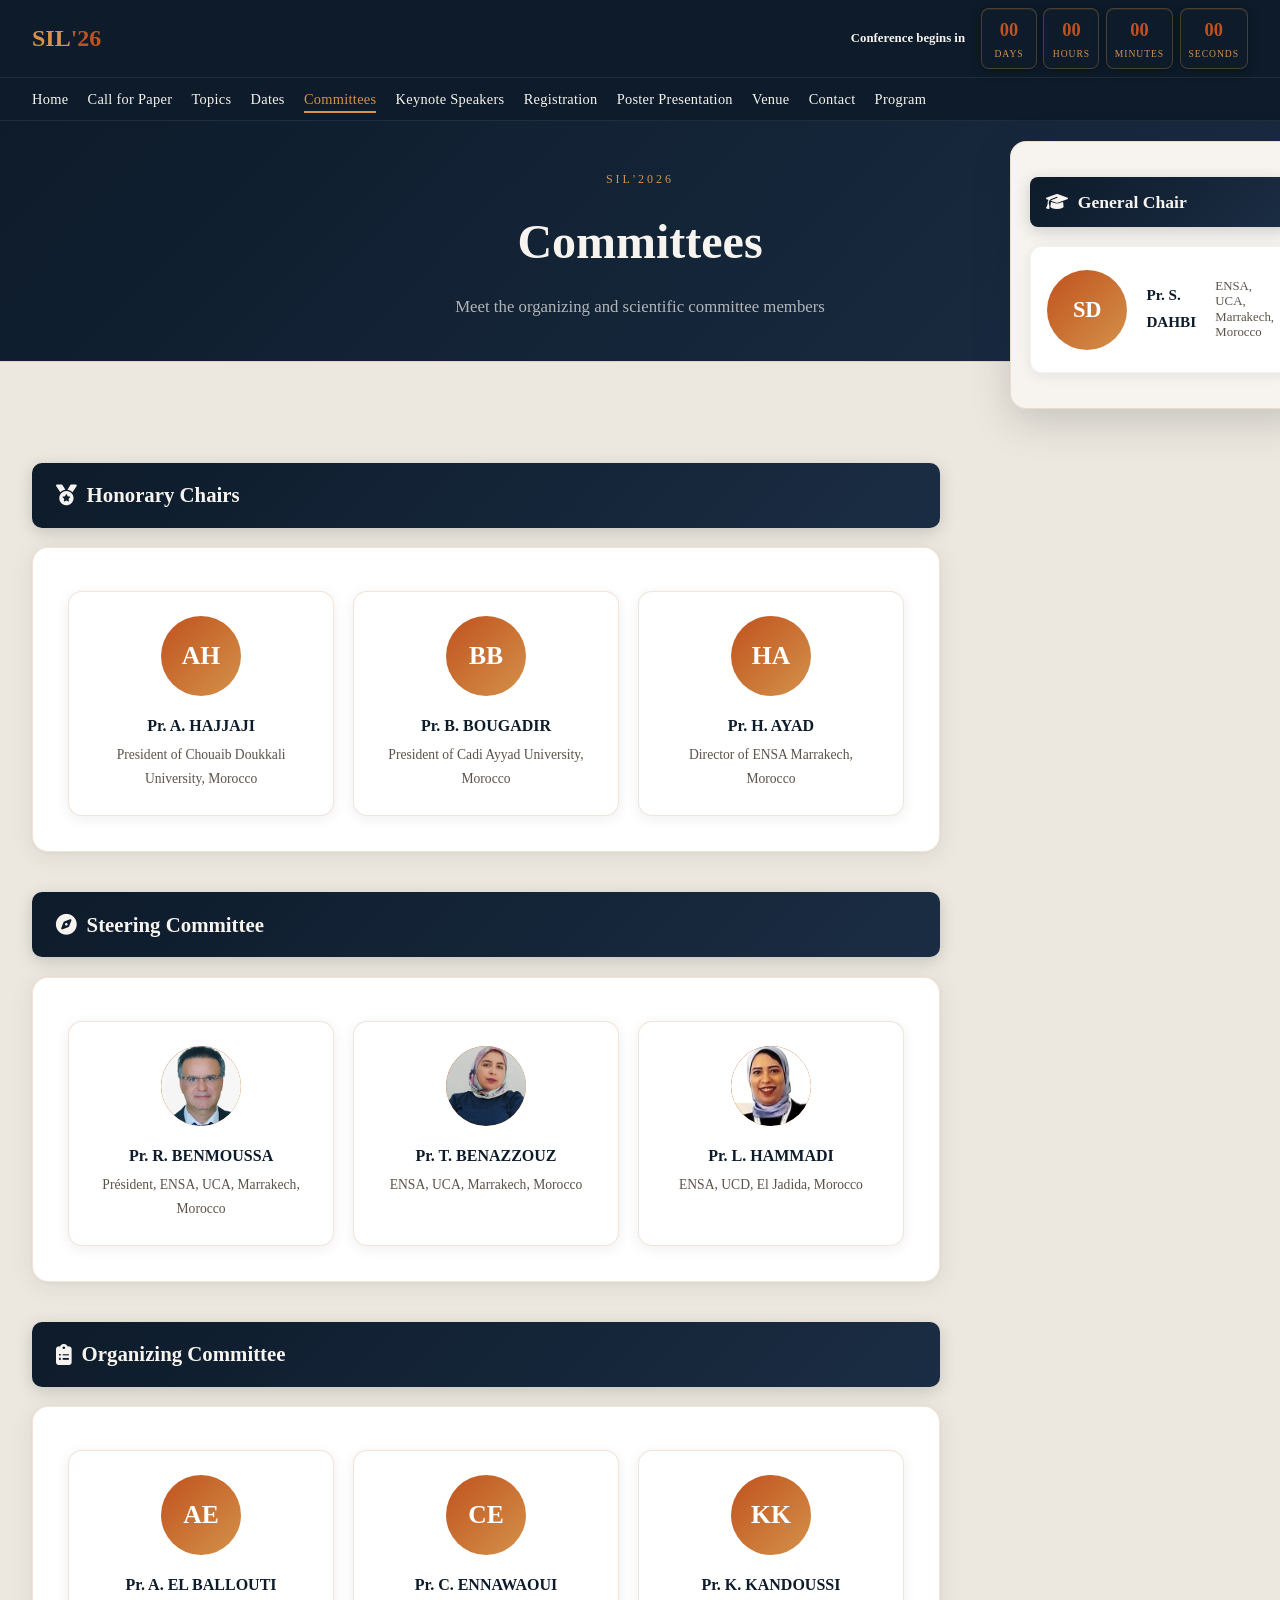
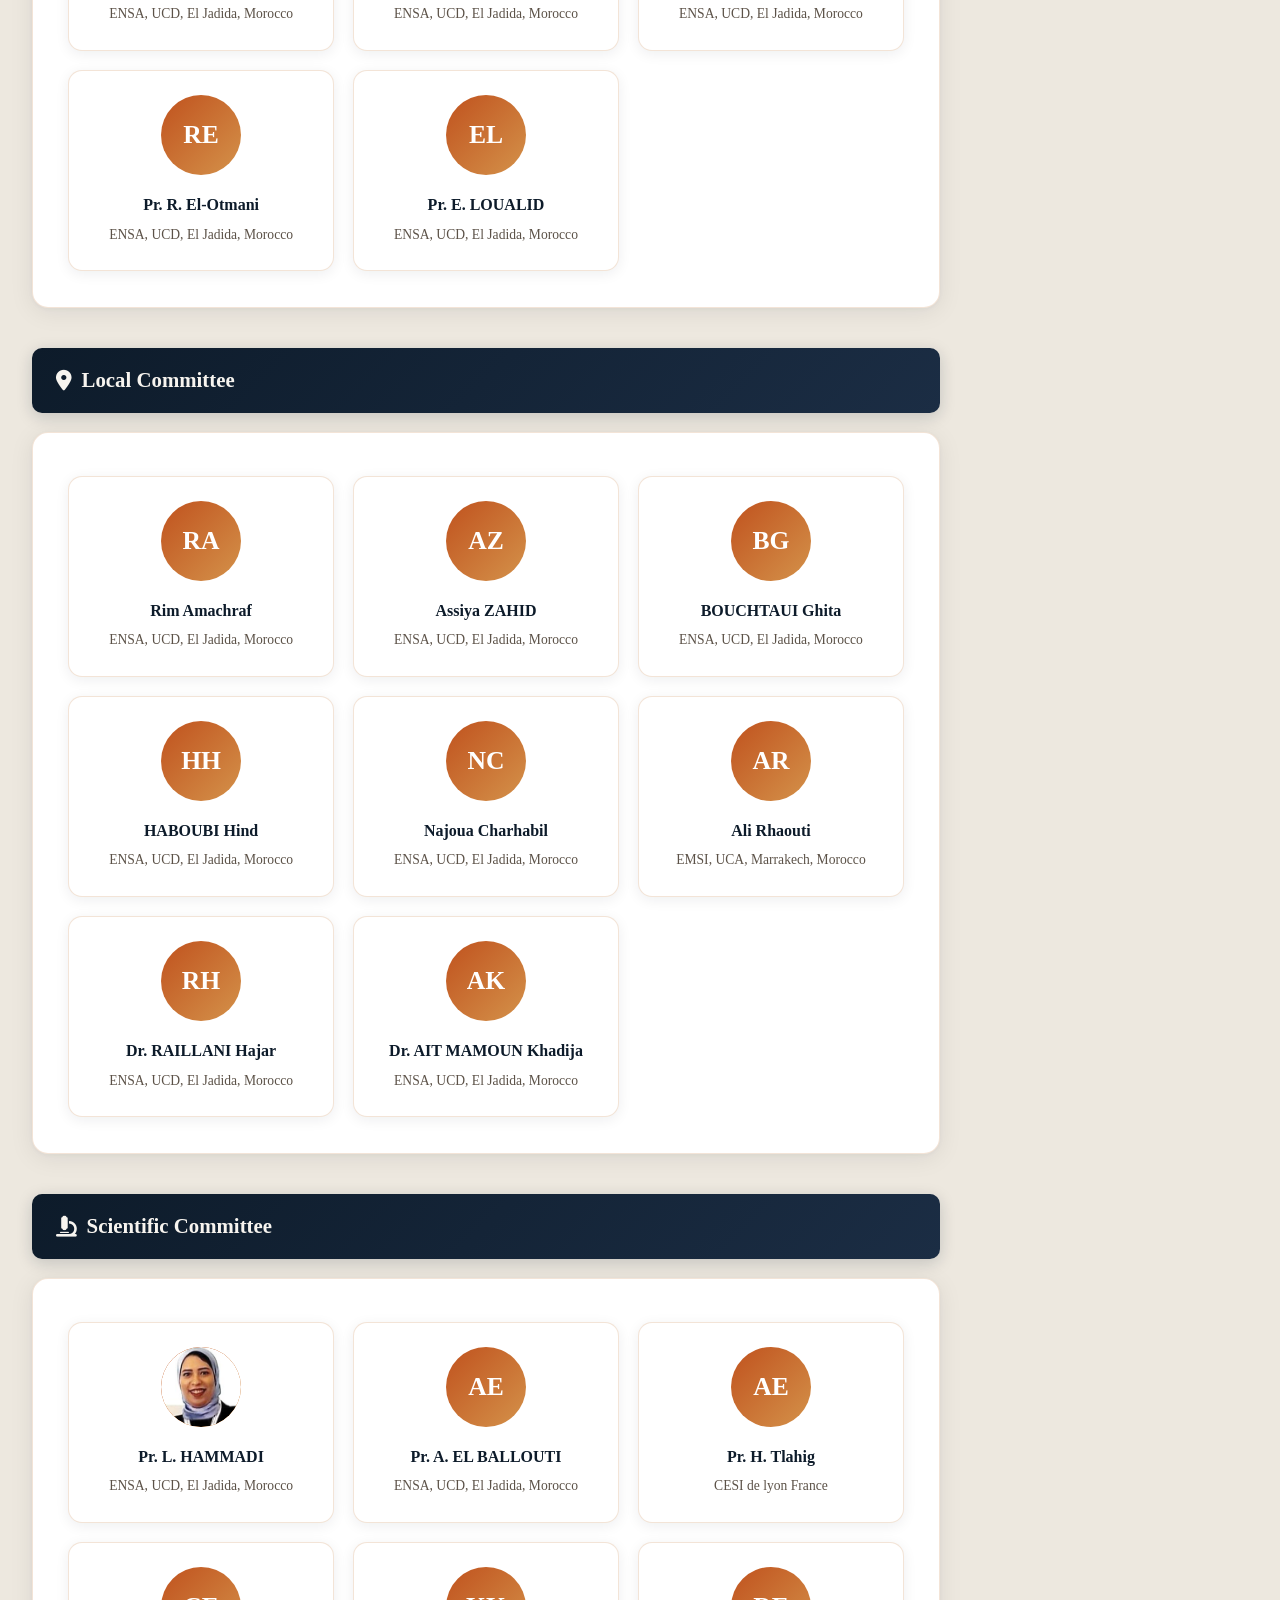
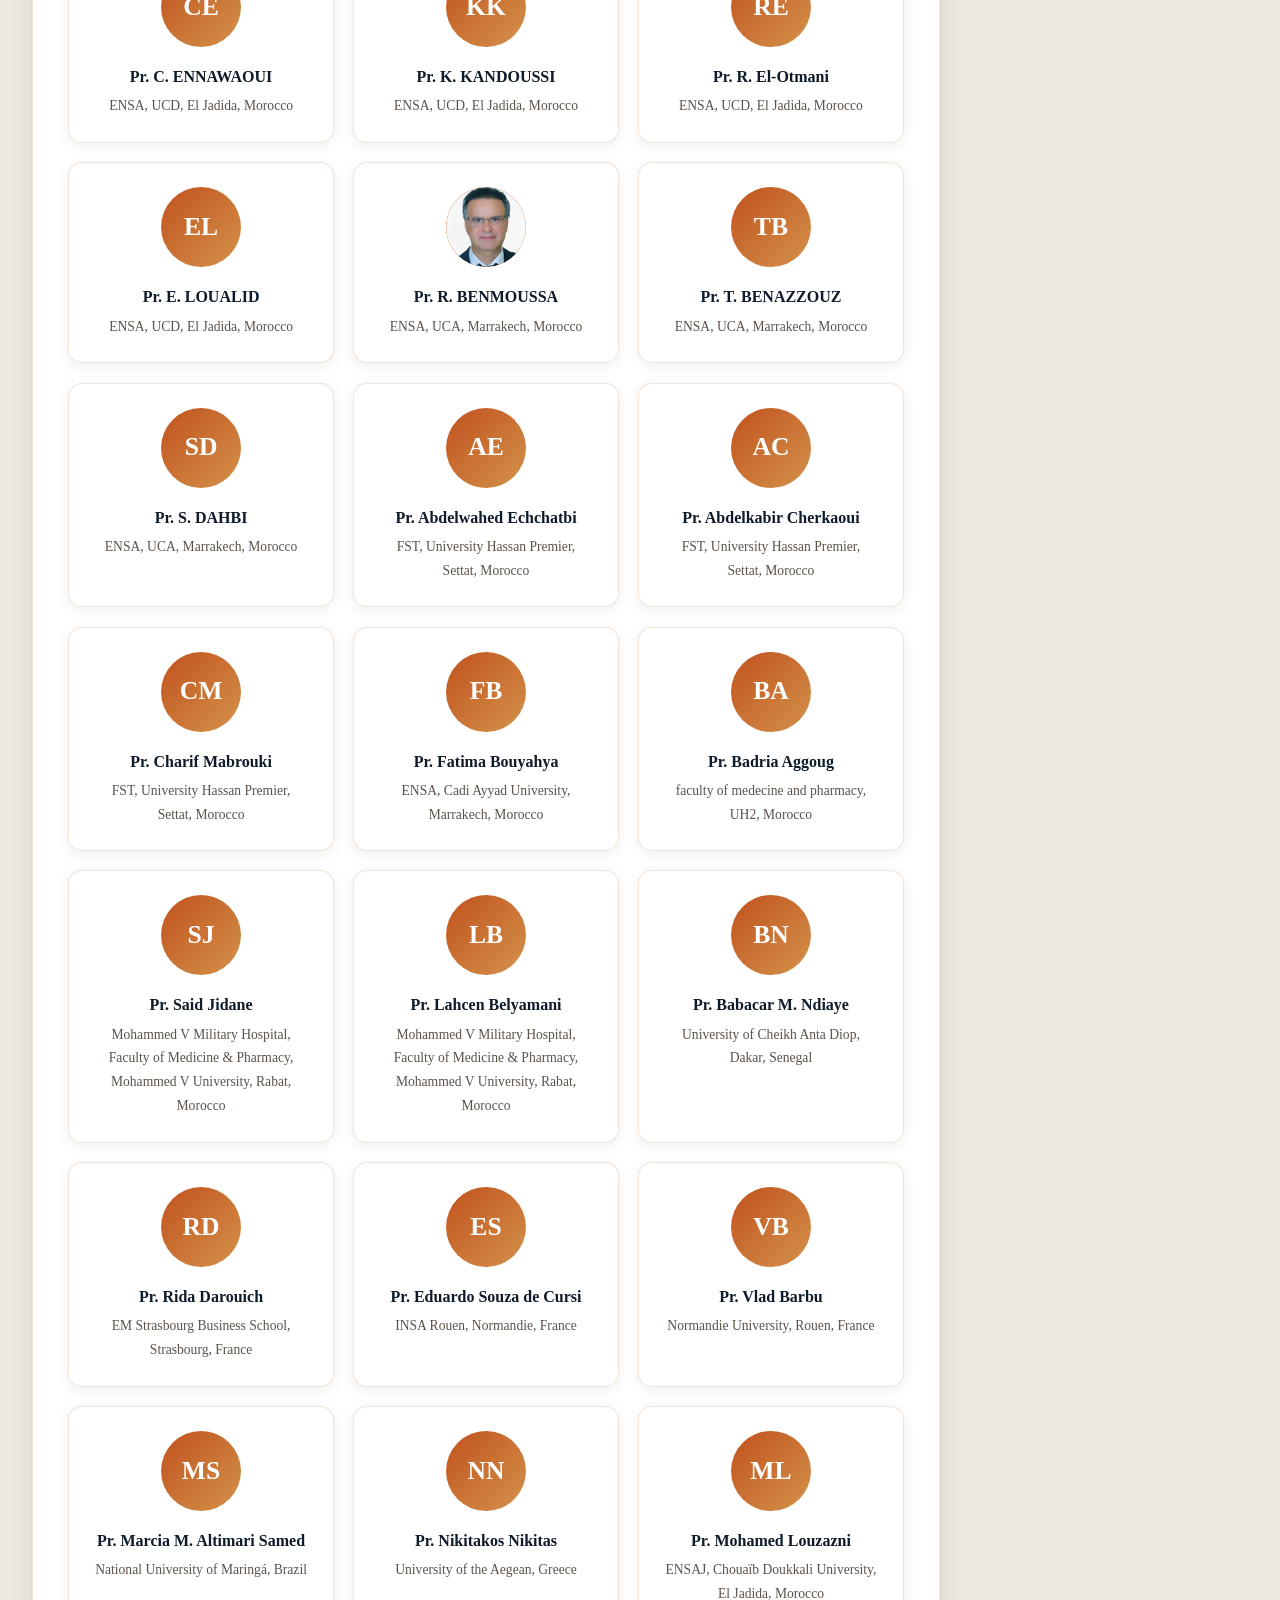
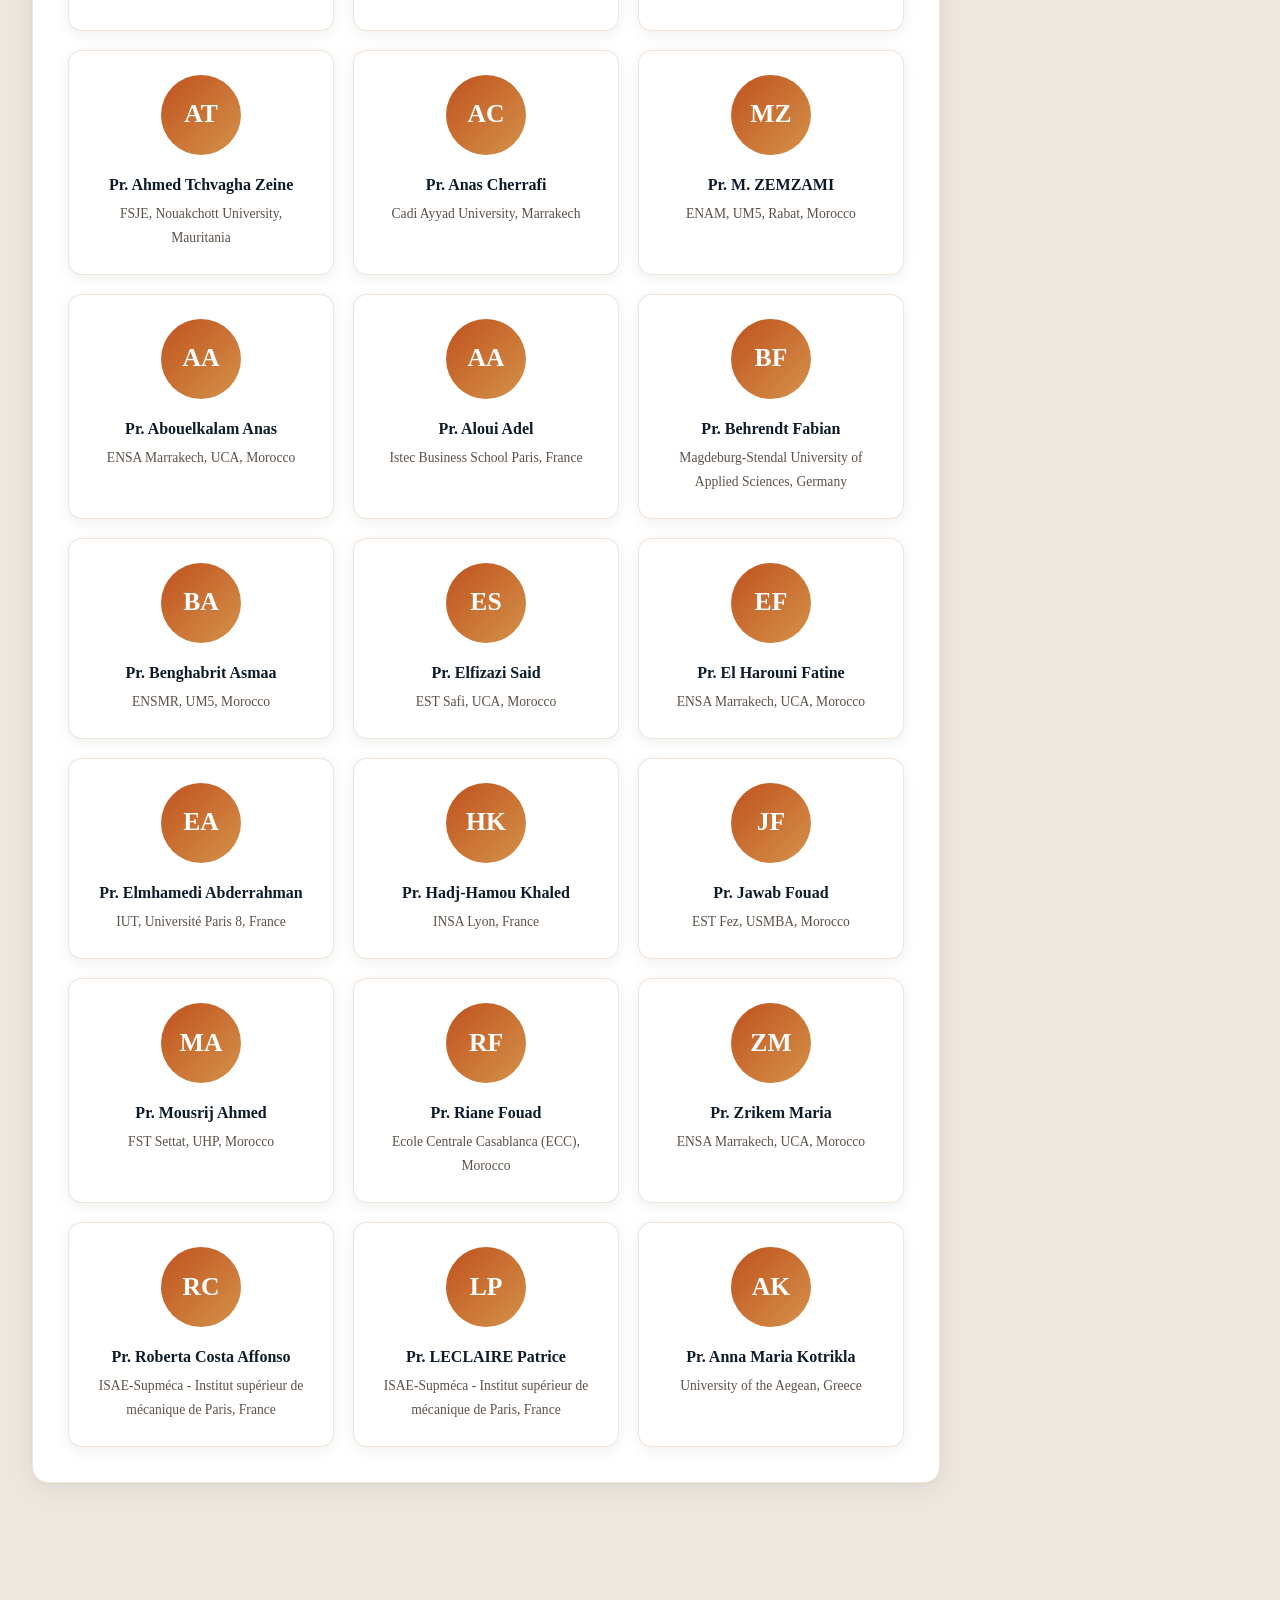
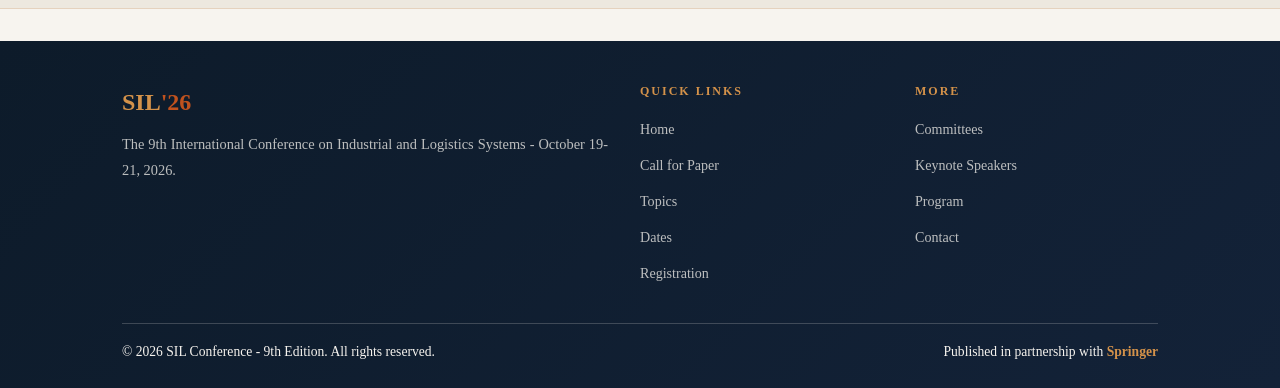
<file: committees.html>
<!DOCTYPE html>
<html lang="en">

<head>
  <meta charset="UTF-8">
  <meta name="viewport" content="width=device-width, initial-scale=1.0">
  <title>SIL'2026 - Committees</title>
  <link rel="preconnect" href="https://fonts.googleapis.com">
  <link
    href="https://fonts.googleapis.com/css2?family=Playfair+Display:wght@600;700&family=Inter:wght@400;500;600&family=Space+Mono:wght@700&display=swap"
    rel="stylesheet">
  <link rel="stylesheet" href="styles.css">
  <style>
    .committee-section-title {
      background: linear-gradient(135deg, var(--primary-dark) 0%, #1B2D44 100%);
      color: var(--text-on-dark);
      padding: 0.9rem 1.5rem;
      border-radius: 10px;
      margin-bottom: 1.2rem;
      font-family: var(--font-display);
      font-size: 1.3rem;
      font-weight: 700;
      box-shadow: 0 4px 16px rgba(13, 27, 42, 0.18);
      display: flex;
      align-items: center;
      gap: 0.6rem;
    }

    /* ── GENERAL CHAIRS FLOATING SIDEBAR (ONLY ON DESKTOP) ── */
    @media (min-width: 1200px) {
      .content-section .container {
        max-width: 1420px !important;
        padding-right: 340px !important;
        position: relative;
      }

      #general-chairs-wrapper {
        position: fixed;
        z-index: 100;
        width: 300px;
        left: calc(50vw + 370px);
        background: var(--surface-light);
        border: 1px solid var(--border-ghost);
        border-radius: 16px;
        padding: 2.2rem 1.2rem;
        box-shadow: 0 12px 40px rgba(13, 27, 42, 0.18);
      }

      #general-chairs-wrapper .committee-section-title {
        font-size: 1.1rem;
        padding: 0.6rem 1rem;
        margin-bottom: 1.2rem;
        border-radius: 8px;
      }

      #general-chairs-wrapper .content-card {
        padding: 0;
        border: none;
        background: transparent;
        box-shadow: none;
        margin-bottom: 0 !important;
      }

      #general-chairs-wrapper .content-card:hover {
        transform: none;
        box-shadow: none;
      }

      #general-chairs-wrapper .committee-grid {
        grid-template-columns: 1fr !important;
        gap: 1.4rem;
      }

      #general-chairs-wrapper .member-card {
        padding: 1.4rem 1rem;
        display: flex;
        align-items: center;
        gap: 1.2rem;
        text-align: left;
        background: #fff;
        border-radius: 12px;
        border: 1px solid rgba(13, 27, 42, 0.05);
      }

      #general-chairs-wrapper .member-avatar {
        width: 80px;
        height: 80px;
        font-size: 1.4rem;
        margin: 0;
        flex-shrink: 0;
      }

      #general-chairs-wrapper .member-name {
        font-size: 0.95rem;
        margin-bottom: 0.1rem;
      }

      #general-chairs-wrapper .member-role {
        font-size: 0.8rem;
        line-height: 1.2;
      }
    }

    /* General Chair avatar bigger on mobile/tablet too */
    @media (max-width: 1199px) {
      #general-chairs-wrapper .member-avatar {
        width: 100px;
        height: 100px;
        font-size: 1.6rem;
      }
    }
  </style>
</head>

<body>

  <header class="site-header">
    <div class="topbar">
      <div class="brand">SIL<span>'26</span></div>
      <div class="header-countdown">
        <span class="header-countdown-title">Conference begins in</span>
        <div class="cd-blocks">
          <div class="cd-block"><span class="cd-value" id="cd-days">--</span><span class="cd-label">Days</span></div>
          <div class="cd-block"><span class="cd-value" id="cd-hours">--</span><span class="cd-label">Hours</span></div>
          <div class="cd-block"><span class="cd-value" id="cd-mins">--</span><span class="cd-label">Minutes</span></div>
          <div class="cd-block"><span class="cd-value" id="cd-secs">--</span><span class="cd-label">Seconds</span></div>
        </div>
      </div>
    </div>
    <nav class="site-nav" aria-label="Main navigation">
      <ul class="nav-links">
        <li><a href="index.html">Home</a></li>
        <li><a href="call-for-paper.html">Call for Paper</a></li>
        <li><a href="topics.html">Topics</a></li>
        <li><a href="dates.html">Dates</a></li>
        <li><a href="committees.html" class="nav-active">Committees</a></li>
        <li><a href="keynote-speakers.html">Keynote Speakers</a></li>
        <li><a href="registration.html">Registration</a></li>
        <li><a href="poster.html">Poster Presentation</a></li>
        <li><a href="venue.html">Venue</a></li>
        <li><a href="contact.html">Contact</a></li>
        <li><a href="program.html">Program</a></li>
      </ul>
    </nav>
  </header>

  <section class="page-hero">
    <div class="container">
      <p class="section-label">SIL'2026</p>
      <h1 class="section-title">Committees</h1>
      <p class="page-subtitle">Meet the organizing and scientific committee members</p>
    </div>
  </section>

  <section class="content-section">
    <div class="container" style="padding-top:2.5rem; padding-bottom:2.5rem;">

      <!-- ═══ GENERAL CHAIRS ═══ -->
      <div id="general-chairs-wrapper">
        <div class="committee-section-title"><i class="fa-solid fa-graduation-cap"></i> General Chair</div>
        <div class="content-card reveal" style="margin-bottom:2.5rem;">
          <div class="committee-grid" style="margin-top:0.5rem;">
            <div class="member-card">
              <div class="member-avatar">SD</div>
              <div class="member-name">Pr. S. DAHBI</div>
              <div class="member-role">ENSA, UCA, Marrakech, Morocco</div>
            </div>

          </div>
        </div>
      </div>

      <!-- ═══ HONORARY CHAIRS ═══ -->
      <div class="committee-section-title"><i class="fa-solid fa-medal"></i> Honorary Chairs</div>
      <div class="content-card reveal" style="margin-bottom:2.5rem;">
        <div class="committee-grid" style="margin-top:0.5rem;">
          <div class="member-card">
            <div class="member-avatar">AH</div>
            <div class="member-name">Pr. A. HAJJAJI</div>
            <div class="member-role">President of Chouaib Doukkali University, Morocco</div>
          </div>
          <div class="member-card">
            <div class="member-avatar">BB</div>
            <div class="member-name">Pr. B. BOUGADIR</div>
            <div class="member-role">President of Cadi Ayyad University, Morocco</div>
          </div>
          <div class="member-card">
            <div class="member-avatar">HA</div>
            <div class="member-name">Pr. H. AYAD</div>
            <div class="member-role">Director of ENSA Marrakech, Morocco</div>
          </div>
        </div>
      </div>

      <!-- ═══ STEERING COMMITTEE ═══ -->
      <div class="committee-section-title"><i class="fa-solid fa-compass"></i> Steering Committee</div>
      <div class="content-card reveal" style="margin-bottom:2.5rem;">
        <div class="committee-grid" style="margin-top:0.5rem;">
          <div class="member-card">
            <div class="member-avatar"><img src="committes/WhatsApp Image 2026-05-17 at 14.48.23.jpeg"
                alt="Pr. R. BENMOUSSA"></div>
            <div class="member-name">Pr. R. BENMOUSSA</div>
            <div class="member-role">Président, ENSA, UCA, Marrakech, Morocco</div>
          </div>
          <div class="member-card">
            <div class="member-avatar"><img src="committes/BENAZZOUZ.jpeg" alt="Pr. T. BENAZZOUZ"></div>
            <div class="member-name">Pr. T. BENAZZOUZ</div>
            <div class="member-role">ENSA, UCA, Marrakech, Morocco</div>
          </div>
          <div class="member-card">
            <div class="member-avatar"><img src="committes/Lamia.jpeg" alt="Pr. L. HAMMADI"></div>
            <div class="member-name">Pr. L. HAMMADI</div>
            <div class="member-role">ENSA, UCD, El Jadida, Morocco</div>
          </div>
        </div>
      </div>

      <!-- ═══ ORGANIZING COMMITTEE ═══ -->
      <div class="committee-section-title"><i class="fa-solid fa-clipboard-list"></i> Organizing Committee</div>
      <div class="content-card reveal" style="margin-bottom:2.5rem;">
        <div class="committee-grid" style="margin-top:0.5rem;">
          <div class="member-card">
            <div class="member-avatar">AE</div>
            <div class="member-name">Pr. A. EL BALLOUTI</div>
            <div class="member-role">ENSA, UCD, El Jadida, Morocco</div>
          </div>
          <div class="member-card">
            <div class="member-avatar">CE</div>
            <div class="member-name">Pr. C. ENNAWAOUI</div>
            <div class="member-role">ENSA, UCD, El Jadida, Morocco</div>
          </div>
          <div class="member-card">
            <div class="member-avatar">KK</div>
            <div class="member-name">Pr. K. KANDOUSSI</div>
            <div class="member-role">ENSA, UCD, El Jadida, Morocco</div>
          </div>
          <div class="member-card">
            <div class="member-avatar">RE</div>
            <div class="member-name">Pr. R. El-Otmani</div>
            <div class="member-role">ENSA, UCD, El Jadida, Morocco</div>
          </div>
          <div class="member-card">
            <div class="member-avatar">EL</div>
            <div class="member-name">Pr. E. LOUALID</div>
            <div class="member-role">ENSA, UCD, El Jadida, Morocco</div>
          </div>
        </div>
      </div>

      <!-- ═══ LOCAL COMMITTEE ═══ -->
      <div class="committee-section-title"><i class="fa-solid fa-location-dot"></i> Local Committee</div>
      <div class="content-card reveal" style="margin-bottom:2.5rem;">
        <div class="committee-grid" style="margin-top:0.5rem;">
          <div class="member-card">
            <div class="member-avatar">RA</div>
            <div class="member-name">Rim Amachraf</div>
            <div class="member-role">ENSA, UCD, El Jadida, Morocco</div>
          </div>
          <div class="member-card">
            <div class="member-avatar">AZ</div>
            <div class="member-name">Assiya ZAHID</div>
            <div class="member-role">ENSA, UCD, El Jadida, Morocco</div>
          </div>
          <div class="member-card">
            <div class="member-avatar">BG</div>
            <div class="member-name">BOUCHTAUI Ghita</div>
            <div class="member-role">ENSA, UCD, El Jadida, Morocco</div>
          </div>
          <div class="member-card">
            <div class="member-avatar">HH</div>
            <div class="member-name">HABOUBI Hind</div>
            <div class="member-role">ENSA, UCD, El Jadida, Morocco</div>
          </div>
          <div class="member-card">
            <div class="member-avatar">NC</div>
            <div class="member-name">Najoua Charhabil</div>
            <div class="member-role">ENSA, UCD, El Jadida, Morocco</div>
          </div>
          <div class="member-card">
            <div class="member-avatar">AR</div>
            <div class="member-name">Ali Rhaouti</div>
            <div class="member-role">EMSI, UCA, Marrakech, Morocco</div>
          </div>
          <div class="member-card">
            <div class="member-avatar">RH</div>
            <div class="member-name">Dr. RAILLANI Hajar</div>
            <div class="member-role">ENSA, UCD, El Jadida, Morocco</div>
          </div>
          <div class="member-card">
            <div class="member-avatar">AK</div>
            <div class="member-name">Dr. AIT MAMOUN Khadija</div>
            <div class="member-role">ENSA, UCD, El Jadida, Morocco</div>
          </div>
        </div>
      </div>

      <!-- ═══ SCIENTIFIC COMMITTEE ═══ -->
      <div class="committee-section-title"><i class="fa-solid fa-microscope"></i> Scientific Committee</div>
      <div class="content-card reveal">
        <div class="committee-grid" style="margin-top:0.5rem;">
          <div class="member-card">
            <div class="member-avatar"><img src="committes/Lamia.jpeg" alt="Pr. L. HAMMADI"></div>
            <div class="member-name">Pr. L. HAMMADI</div>
            <div class="member-role">ENSA, UCD, El Jadida, Morocco</div>
          </div>
          <div class="member-card">
            <div class="member-avatar">AE</div>
            <div class="member-name">Pr. A. EL BALLOUTI</div>
            <div class="member-role">ENSA, UCD, El Jadida, Morocco</div>
          </div>
          <div class="member-card">
            <div class="member-avatar">AE</div>
            <div class="member-name">Pr. H. Tlahig</div>
            <div class="member-role">CESI de lyon France</div>
          </div>
          <div class="member-card">
            <div class="member-avatar">CE</div>
            <div class="member-name">Pr. C. ENNAWAOUI</div>
            <div class="member-role">ENSA, UCD, El Jadida, Morocco</div>
          </div>
          <div class="member-card">
            <div class="member-avatar">KK</div>
            <div class="member-name">Pr. K. KANDOUSSI</div>
            <div class="member-role">ENSA, UCD, El Jadida, Morocco</div>
          </div>
          <div class="member-card">
            <div class="member-avatar">RE</div>
            <div class="member-name">Pr. R. El-Otmani</div>
            <div class="member-role">ENSA, UCD, El Jadida, Morocco</div>
          </div>
          <div class="member-card">
            <div class="member-avatar">EL</div>
            <div class="member-name">Pr. E. LOUALID</div>
            <div class="member-role">ENSA, UCD, El Jadida, Morocco</div>
          </div>
          <div class="member-card">
            <div class="member-avatar"><img src="committes/WhatsApp Image 2026-05-17 at 14.48.23.jpeg"
                alt="Pr. R. BENMOUSSA"></div>
            <div class="member-name">Pr. R. BENMOUSSA</div>
            <div class="member-role">ENSA, UCA, Marrakech, Morocco</div>
          </div>
          <div class="member-card">
            <div class="member-avatar">TB</div>
            <div class="member-name">Pr. T. BENAZZOUZ</div>
            <div class="member-role">ENSA, UCA, Marrakech, Morocco</div>
          </div>
          <div class="member-card">
            <div class="member-avatar">SD</div>
            <div class="member-name">Pr. S. DAHBI</div>
            <div class="member-role">ENSA, UCA, Marrakech, Morocco</div>
          </div>
          <div class="member-card">
            <div class="member-avatar">AE</div>
            <div class="member-name">Pr. Abdelwahed Echchatbi</div>
            <div class="member-role">FST, University Hassan Premier, Settat, Morocco</div>
          </div>
          <div class="member-card">
            <div class="member-avatar">AC</div>
            <div class="member-name">Pr. Abdelkabir Cherkaoui</div>
            <div class="member-role">FST, University Hassan Premier, Settat, Morocco</div>
          </div>
          <div class="member-card">
            <div class="member-avatar">CM</div>
            <div class="member-name">Pr. Charif Mabrouki</div>
            <div class="member-role">FST, University Hassan Premier, Settat, Morocco</div>
          </div>
          <div class="member-card">
            <div class="member-avatar">FB</div>
            <div class="member-name">Pr. Fatima Bouyahya</div>
            <div class="member-role">ENSA, Cadi Ayyad University, Marrakech, Morocco</div>
          </div>
          <div class="member-card">
            <div class="member-avatar">BA</div>
            <div class="member-name">Pr. Badria Aggoug</div>
            <div class="member-role">faculty of medecine and pharmacy, UH2, Morocco</div>
          </div>
          <div class="member-card">
            <div class="member-avatar">SJ</div>
            <div class="member-name">Pr. Said Jidane</div>
            <div class="member-role">Mohammed V Military Hospital, Faculty of Medicine &amp; Pharmacy, Mohammed V
              University, Rabat, Morocco</div>
          </div>
          <div class="member-card">
            <div class="member-avatar">LB</div>
            <div class="member-name">Pr. Lahcen Belyamani</div>
            <div class="member-role">Mohammed V Military Hospital, Faculty of Medicine &amp; Pharmacy, Mohammed V
              University, Rabat, Morocco</div>
          </div>
          <div class="member-card">
            <div class="member-avatar">BN</div>
            <div class="member-name">Pr. Babacar M. Ndiaye</div>
            <div class="member-role">University of Cheikh Anta Diop, Dakar, Senegal</div>
          </div>
          <div class="member-card">
            <div class="member-avatar">RD</div>
            <div class="member-name">Pr. Rida Darouich</div>
            <div class="member-role">EM Strasbourg Business School, Strasbourg, France</div>
          </div>
          <div class="member-card">
            <div class="member-avatar">ES</div>
            <div class="member-name">Pr. Eduardo Souza de Cursi</div>
            <div class="member-role">INSA Rouen, Normandie, France</div>
          </div>
          <div class="member-card">
            <div class="member-avatar">VB</div>
            <div class="member-name">Pr. Vlad Barbu</div>
            <div class="member-role">Normandie University, Rouen, France</div>
          </div>
          <div class="member-card">
            <div class="member-avatar">MS</div>
            <div class="member-name">Pr. Marcia M. Altimari Samed</div>
            <div class="member-role">National University of Maringá, Brazil</div>
          </div>
          <div class="member-card">
            <div class="member-avatar">NN</div>
            <div class="member-name">Pr. Nikitakos Nikitas</div>
            <div class="member-role">University of the Aegean, Greece</div>
          </div>
          <div class="member-card">
            <div class="member-avatar">ML</div>
            <div class="member-name">Pr. Mohamed Louzazni</div>
            <div class="member-role">ENSAJ, Chouaïb Doukkali University, El Jadida, Morocco</div>
          </div>
          <div class="member-card">
            <div class="member-avatar">AT</div>
            <div class="member-name">Pr. Ahmed Tchvagha Zeine</div>
            <div class="member-role">FSJE, Nouakchott University, Mauritania</div>
          </div>
          <div class="member-card">
            <div class="member-avatar">AC</div>
            <div class="member-name">Pr. Anas Cherrafi</div>
            <div class="member-role">Cadi Ayyad University, Marrakech</div>
          </div>
          <div class="member-card">
            <div class="member-avatar">MZ</div>
            <div class="member-name">Pr. M. ZEMZAMI</div>
            <div class="member-role">ENAM, UM5, Rabat, Morocco</div>
          </div>
          <div class="member-card">
            <div class="member-avatar">AA</div>
            <div class="member-name">Pr. Abouelkalam Anas</div>
            <div class="member-role">ENSA Marrakech, UCA, Morocco</div>
          </div>
          <div class="member-card">
            <div class="member-avatar">AA</div>
            <div class="member-name">Pr. Aloui Adel</div>
            <div class="member-role">Istec Business School Paris, France</div>
          </div>
          <div class="member-card">
            <div class="member-avatar">BF</div>
            <div class="member-name">Pr. Behrendt Fabian</div>
            <div class="member-role">Magdeburg-Stendal University of Applied Sciences, Germany</div>
          </div>
          <div class="member-card">
            <div class="member-avatar">BA</div>
            <div class="member-name">Pr. Benghabrit Asmaa</div>
            <div class="member-role">ENSMR, UM5, Morocco</div>
          </div>
          <div class="member-card">
            <div class="member-avatar">ES</div>
            <div class="member-name">Pr. Elfizazi Said</div>
            <div class="member-role">EST Safi, UCA, Morocco</div>
          </div>
          <div class="member-card">
            <div class="member-avatar">EF</div>
            <div class="member-name">Pr. El Harouni Fatine</div>
            <div class="member-role">ENSA Marrakech, UCA, Morocco</div>
          </div>
          <div class="member-card">
            <div class="member-avatar">EA</div>
            <div class="member-name">Pr. Elmhamedi Abderrahman</div>
            <div class="member-role">IUT, Université Paris 8, France</div>
          </div>
          <div class="member-card">
            <div class="member-avatar">HK</div>
            <div class="member-name">Pr. Hadj-Hamou Khaled</div>
            <div class="member-role">INSA Lyon, France</div>
          </div>
          <div class="member-card">
            <div class="member-avatar">JF</div>
            <div class="member-name">Pr. Jawab Fouad</div>
            <div class="member-role">EST Fez, USMBA, Morocco</div>
          </div>
          <div class="member-card">
            <div class="member-avatar">MA</div>
            <div class="member-name">Pr. Mousrij Ahmed</div>
            <div class="member-role">FST Settat, UHP, Morocco</div>
          </div>
          <div class="member-card">
            <div class="member-avatar">RF</div>
            <div class="member-name">Pr. Riane Fouad</div>
            <div class="member-role">Ecole Centrale Casablanca (ECC), Morocco</div>
          </div>
          <div class="member-card">
            <div class="member-avatar">ZM</div>
            <div class="member-name">Pr. Zrikem Maria</div>
            <div class="member-role">ENSA Marrakech, UCA, Morocco</div>
          </div>
          <div class="member-card">
            <div class="member-avatar">RC</div>
            <div class="member-name">Pr. Roberta Costa Affonso</div>
            <div class="member-role">ISAE-Supméca - Institut supérieur de mécanique de Paris, France</div>
          </div>
          <div class="member-card">
            <div class="member-avatar">LP</div>
            <div class="member-name">Pr. LECLAIRE Patrice</div>
            <div class="member-role">ISAE-Supméca - Institut supérieur de mécanique de Paris, France</div>
          </div>
          <div class="member-card">
            <div class="member-avatar">AK</div>
            <div class="member-name">Pr. Anna Maria Kotrikla</div>
            <div class="member-role">University of the Aegean, Greece</div>
          </div>
        </div>
      </div>

    </div>
  </section>

  <footer>
    <div class="footer-inner">
      <div class="footer-grid">
        <div class="footer-brand">
          <span class="brand">SIL<span>'26</span></span>
          <p>The 9th International Conference on Industrial and Logistics Systems - October 19-21, 2026.</p>
        </div>
        <div class="footer-col">
          <h4>Quick Links</h4>
          <ul>
            <li><a href="index.html">Home</a></li>
            <li><a href="call-for-paper.html">Call for Paper</a></li>
            <li><a href="topics.html">Topics</a></li>
            <li><a href="dates.html">Dates</a></li>
            <li><a href="registration.html">Registration</a></li>
          </ul>
        </div>
        <div class="footer-col">
          <h4>More</h4>
          <ul>
            <li><a href="committees.html">Committees</a></li>
            <li><a href="keynote-speakers.html">Keynote Speakers</a></li>
            <li><a href="program.html">Program</a></li>
            <li><a href="contact.html">Contact</a></li>
          </ul>
        </div>
      </div>
      <div class="footer-bottom">
        <span>&copy; 2026 SIL Conference - 9th Edition. All rights reserved.</span>
        <span>Published in partnership with <strong style="color:var(--accent-warm)">Springer</strong></span>
      </div>
    </div>
  </footer>

  <script src="main.js"></script>
  <script>
    const wrapper = document.getElementById('general-chairs-wrapper');
    const header = document.querySelector('.site-header');

    function positionGeneralChairs() {
      if (!wrapper || !header) return;

      if (window.innerWidth >= 1200) {
        const headerHeight = header.offsetHeight;
        wrapper.style.top = (headerHeight + 20) + 'px';
      } else {
        wrapper.style.top = 'auto';
      }
    }

    // Position general chairs dynamically
    positionGeneralChairs();
    document.addEventListener('DOMContentLoaded', positionGeneralChairs);
    window.addEventListener('load', positionGeneralChairs);
    window.addEventListener('resize', positionGeneralChairs);
  </script>
</body>

</html>
</file>
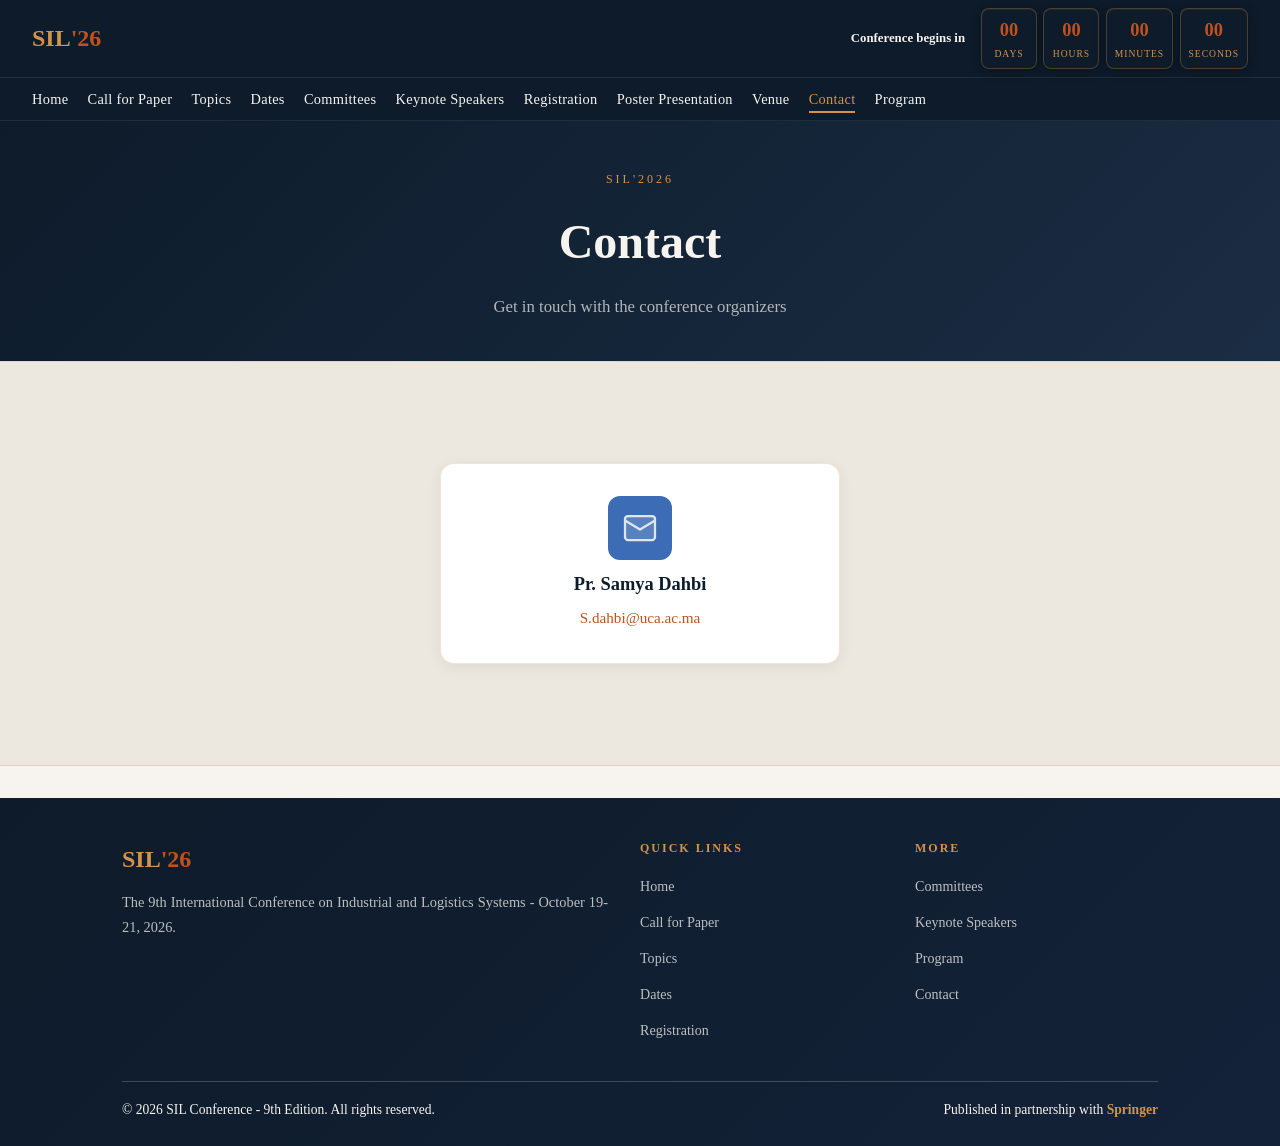
<file: contact.html>
<!DOCTYPE html>
<html lang="en">

<head>
  <meta charset="UTF-8">
  <meta name="viewport" content="width=device-width, initial-scale=1.0">
  <title>SIL'2026 - Contact</title>
  <link rel="preconnect" href="https://fonts.googleapis.com">
  <link
    href="https://fonts.googleapis.com/css2?family=Playfair+Display:wght@600;700&family=Inter:wght@400;500;600&family=Space+Mono:wght@700&display=swap"
    rel="stylesheet">
  <link rel="stylesheet" href="styles.css">
</head>

<body>

  <header class="site-header">
    <div class="topbar">
      <div class="brand">SIL<span>'26</span></div>
      <div class="header-countdown">
        <span class="header-countdown-title">Conference begins in</span>
        <div class="cd-blocks">
          <div class="cd-block"><span class="cd-value" id="cd-days">--</span><span class="cd-label">Days</span></div>
          <div class="cd-block"><span class="cd-value" id="cd-hours">--</span><span class="cd-label">Hours</span></div>
          <div class="cd-block"><span class="cd-value" id="cd-mins">--</span><span class="cd-label">Minutes</span></div>
          <div class="cd-block"><span class="cd-value" id="cd-secs">--</span><span class="cd-label">Seconds</span></div>
        </div>
      </div>
    </div>
    <nav class="site-nav" aria-label="Main navigation">
      <ul class="nav-links">
        <li><a href="index.html">Home</a></li>
        <li><a href="call-for-paper.html">Call for Paper</a></li>
        <li><a href="topics.html">Topics</a></li>
        <li><a href="dates.html">Dates</a></li>
        <li><a href="committees.html">Committees</a></li>
        <li><a href="keynote-speakers.html">Keynote Speakers</a></li>
        <li><a href="registration.html">Registration</a></li>
        <li><a href="poster.html">Poster Presentation</a></li>
        <li><a href="venue.html">Venue</a></li>
        <li><a href="contact.html" class="nav-active">Contact</a></li>
        <li><a href="program.html">Program</a></li>
      </ul>
    </nav>
  </header>

  <section class="page-hero">
    <div class="container">
      <p class="section-label">SIL'2026</p>
      <h1 class="section-title">Contact</h1>
      <p class="page-subtitle">Get in touch with the conference organizers</p>
    </div>
  </section>

  <section class="content-section">
    <div class="container" style="padding-top:2.5rem; padding-bottom:2.5rem;">
      <div style="display: flex; justify-content: center; width: 100%;">
        <div class="contact-card reveal" style="width: 100%; max-width: 400px;">
          <div class="contact-icon" style="width: 64px; height: 64px; background: #3b6cb5; border-radius: 12px; display: flex; align-items: center; justify-content: center; margin: 0 auto 0.5rem auto;">
            <svg xmlns="http://www.w3.org/2000/svg" width="36" height="36" viewBox="0 0 24 24" fill="none" stroke="#e0e6f0" stroke-width="1.5" stroke-linecap="round" stroke-linejoin="round"><rect x="2" y="4" width="20" height="16" rx="2" fill="rgba(255,255,255,0.15)"/><polyline points="22,7 12,13 2,7" stroke="#e0e6f0"/></svg>
          </div>
          <div class="contact-name">Pr. Samya Dahbi</div>
          <div class="contact-email">S.dahbi@uca.ac.ma</div>
        </div>
      </div>
    </div>
  </section>

  <footer>
    <div class="footer-inner">
      <div class="footer-grid">
        <div class="footer-brand">
          <span class="brand">SIL<span>'26</span></span>
          <p>The 9th International Conference on Industrial and Logistics Systems - October 19-21, 2026.</p>
        </div>
        <div class="footer-col">
          <h4>Quick Links</h4>
          <ul>
            <li><a href="index.html">Home</a></li>
            <li><a href="call-for-paper.html">Call for Paper</a></li>
            <li><a href="topics.html">Topics</a></li>
            <li><a href="dates.html">Dates</a></li>
            <li><a href="registration.html">Registration</a></li>
          </ul>
        </div>
        <div class="footer-col">
          <h4>More</h4>
          <ul>
            <li><a href="committees.html">Committees</a></li>
            <li><a href="keynote-speakers.html">Keynote Speakers</a></li>
            <li><a href="program.html">Program</a></li>
            <li><a href="contact.html">Contact</a></li>
          </ul>
        </div>
      </div>
      <div class="footer-bottom">
        <span>&copy; 2026 SIL Conference - 9th Edition. All rights reserved.</span>
        <span>Published in partnership with <strong style="color:var(--accent-warm)">Springer</strong></span>
      </div>
    </div>
  </footer>
  <script src="main.js"></script>
</body>

</html>
</file>
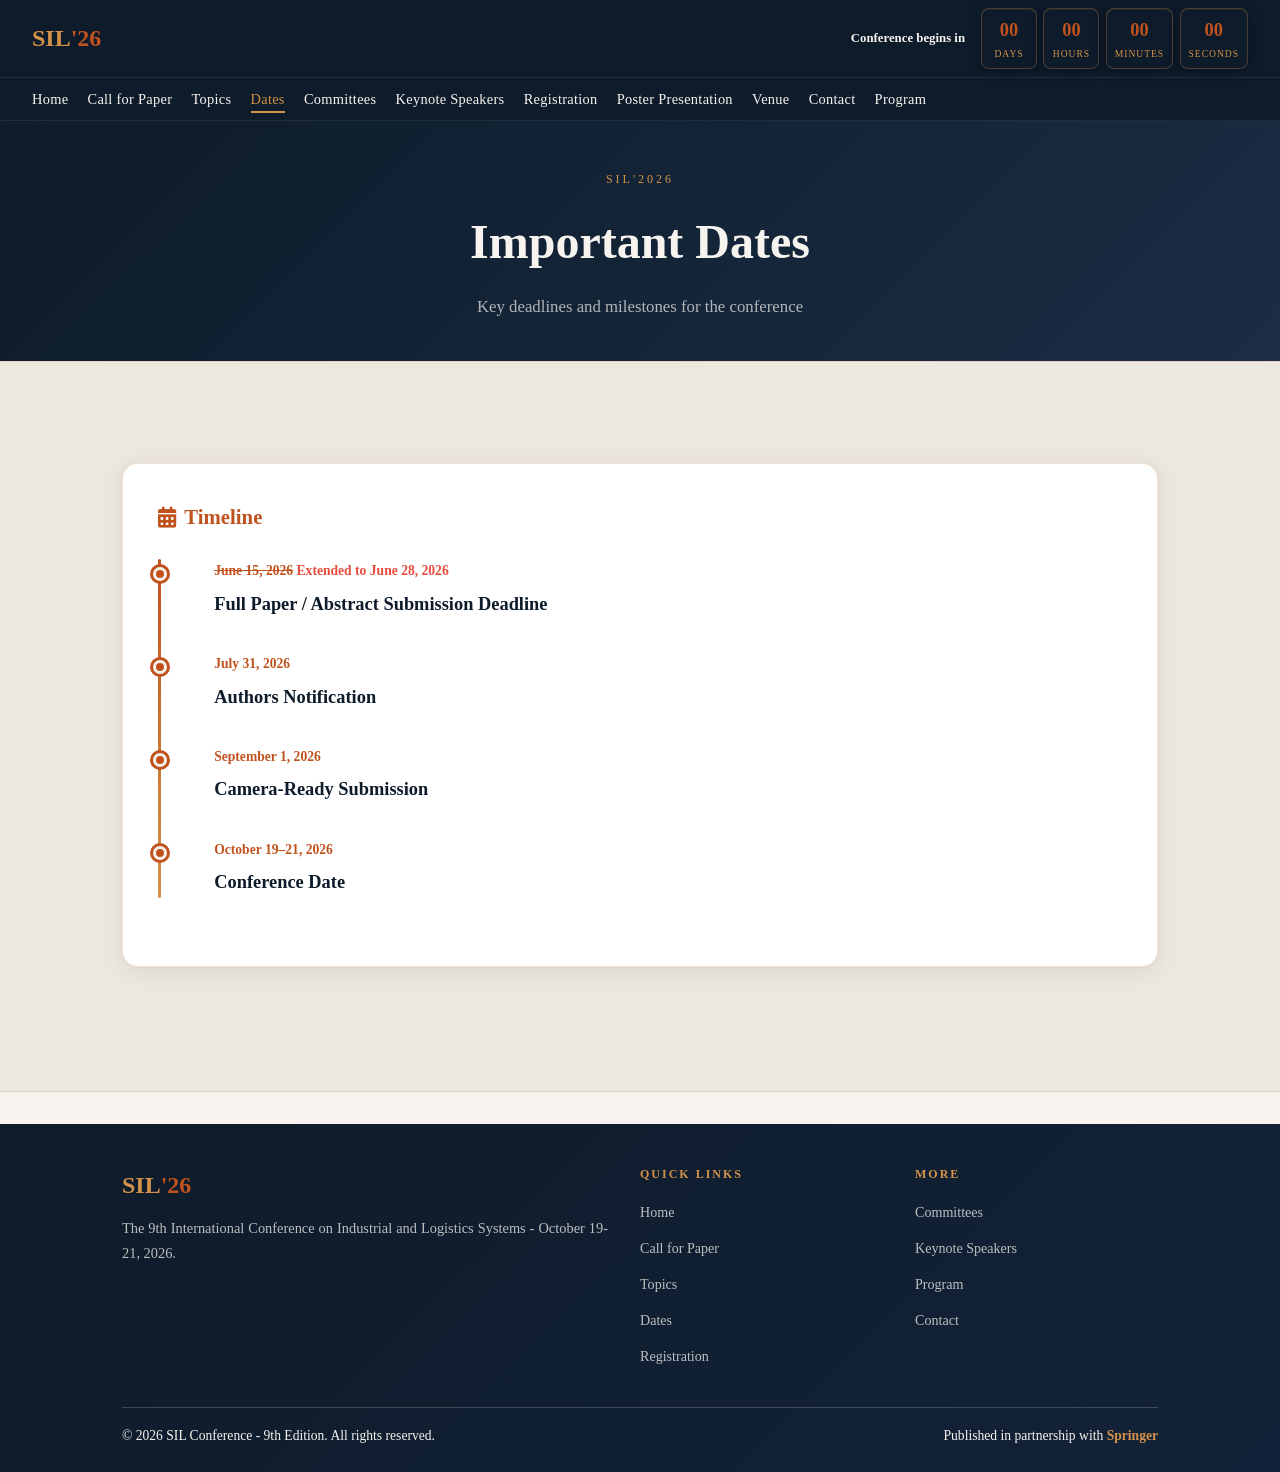
<file: dates.html>
<!DOCTYPE html>
<html lang="en">
<head>
<meta charset="UTF-8">
<meta name="viewport" content="width=device-width, initial-scale=1.0">
<title>SIL'2026 - Important Dates</title>
<link rel="preconnect" href="https://fonts.googleapis.com">
<link href="https://fonts.googleapis.com/css2?family=Playfair+Display:wght@600;700&family=Inter:wght@400;500;600&family=Space+Mono:wght@700&display=swap" rel="stylesheet">
<link rel="stylesheet" href="styles.css">
</head>
<body>

<header class="site-header">
  <div class="topbar">
    <div class="brand">SIL<span>'26</span></div>
    <div class="header-countdown">
      <span class="header-countdown-title">Conference begins in</span>
      <div class="cd-blocks">
        <div class="cd-block"><span class="cd-value" id="cd-days">--</span><span class="cd-label">Days</span></div>
        <div class="cd-block"><span class="cd-value" id="cd-hours">--</span><span class="cd-label">Hours</span></div>
        <div class="cd-block"><span class="cd-value" id="cd-mins">--</span><span class="cd-label">Minutes</span></div>
        <div class="cd-block"><span class="cd-value" id="cd-secs">--</span><span class="cd-label">Seconds</span></div>
      </div>
    </div>
  </div>
  <nav class="site-nav" aria-label="Main navigation">
    <ul class="nav-links">
      <li><a href="index.html">Home</a></li>
      <li><a href="call-for-paper.html">Call for Paper</a></li>
      <li><a href="topics.html">Topics</a></li>
      <li><a href="dates.html" class="nav-active">Dates</a></li>
      <li><a href="committees.html">Committees</a></li>
      <li><a href="keynote-speakers.html">Keynote Speakers</a></li>
      <li><a href="registration.html">Registration</a></li>
      <li><a href="poster.html">Poster Presentation</a></li>
      <li><a href="venue.html">Venue</a></li>
      <li><a href="contact.html">Contact</a></li>
      <li><a href="program.html">Program</a></li>
    </ul>
  </nav>
</header>

<section class="page-hero">
  <div class="container">
    <p class="section-label">SIL'2026</p>
    <h1 class="section-title">Important Dates</h1>
    <p class="page-subtitle">Key deadlines and milestones for the conference</p>
  </div>
</section>

<section class="content-section">
  <div class="container" style="padding-top:2.5rem; padding-bottom:2.5rem;">
    <div class="content-card reveal">
      <h3><i class="fa-solid fa-calendar-days"></i> Timeline</h3>
      <div class="timeline" style="margin-top:1.5rem;">
        <div class="timeline-item">
          <div class="timeline-date"><s>June 15, 2026</s> <strong style="color: #e74c3c;">Extended to June 28, 2026</strong></div>
          <div class="timeline-title">Full Paper / Abstract Submission Deadline</div>
        </div>
        <div class="timeline-item">
          <div class="timeline-date">July 31, 2026</div>
          <div class="timeline-title">Authors Notification</div>
        </div>
        <div class="timeline-item">
          <div class="timeline-date">September 1, 2026</div>
          <div class="timeline-title">Camera-Ready Submission</div>
        </div>
        <div class="timeline-item">
          <div class="timeline-date">October 19–21, 2026</div>
          <div class="timeline-title">Conference Date</div>
        </div>
      </div>
    </div>
  </div>
</section>

<footer>
  <div class="footer-inner">
    <div class="footer-grid">
      <div class="footer-brand">
        <span class="brand">SIL<span>'26</span></span>
        <p>The 9th International Conference on Industrial and Logistics Systems - October 19-21, 2026.</p>
      </div>
      <div class="footer-col">
        <h4>Quick Links</h4>
        <ul>
          <li><a href="index.html">Home</a></li>
          <li><a href="call-for-paper.html">Call for Paper</a></li>
          <li><a href="topics.html">Topics</a></li>
          <li><a href="dates.html">Dates</a></li>
          <li><a href="registration.html">Registration</a></li>
        </ul>
      </div>
      <div class="footer-col">
        <h4>More</h4>
        <ul>
          <li><a href="committees.html">Committees</a></li>
          <li><a href="keynote-speakers.html">Keynote Speakers</a></li>
          <li><a href="program.html">Program</a></li>
          <li><a href="contact.html">Contact</a></li>
        </ul>
      </div>
    </div>
    <div class="footer-bottom">
      <span>&copy; 2026 SIL Conference - 9th Edition. All rights reserved.</span>
      <span>Published in partnership with <strong style="color:var(--accent-warm)">Springer</strong></span>
    </div>
  </div>
</footer>

<script src="main.js"></script>
</body>
</html>
</file>
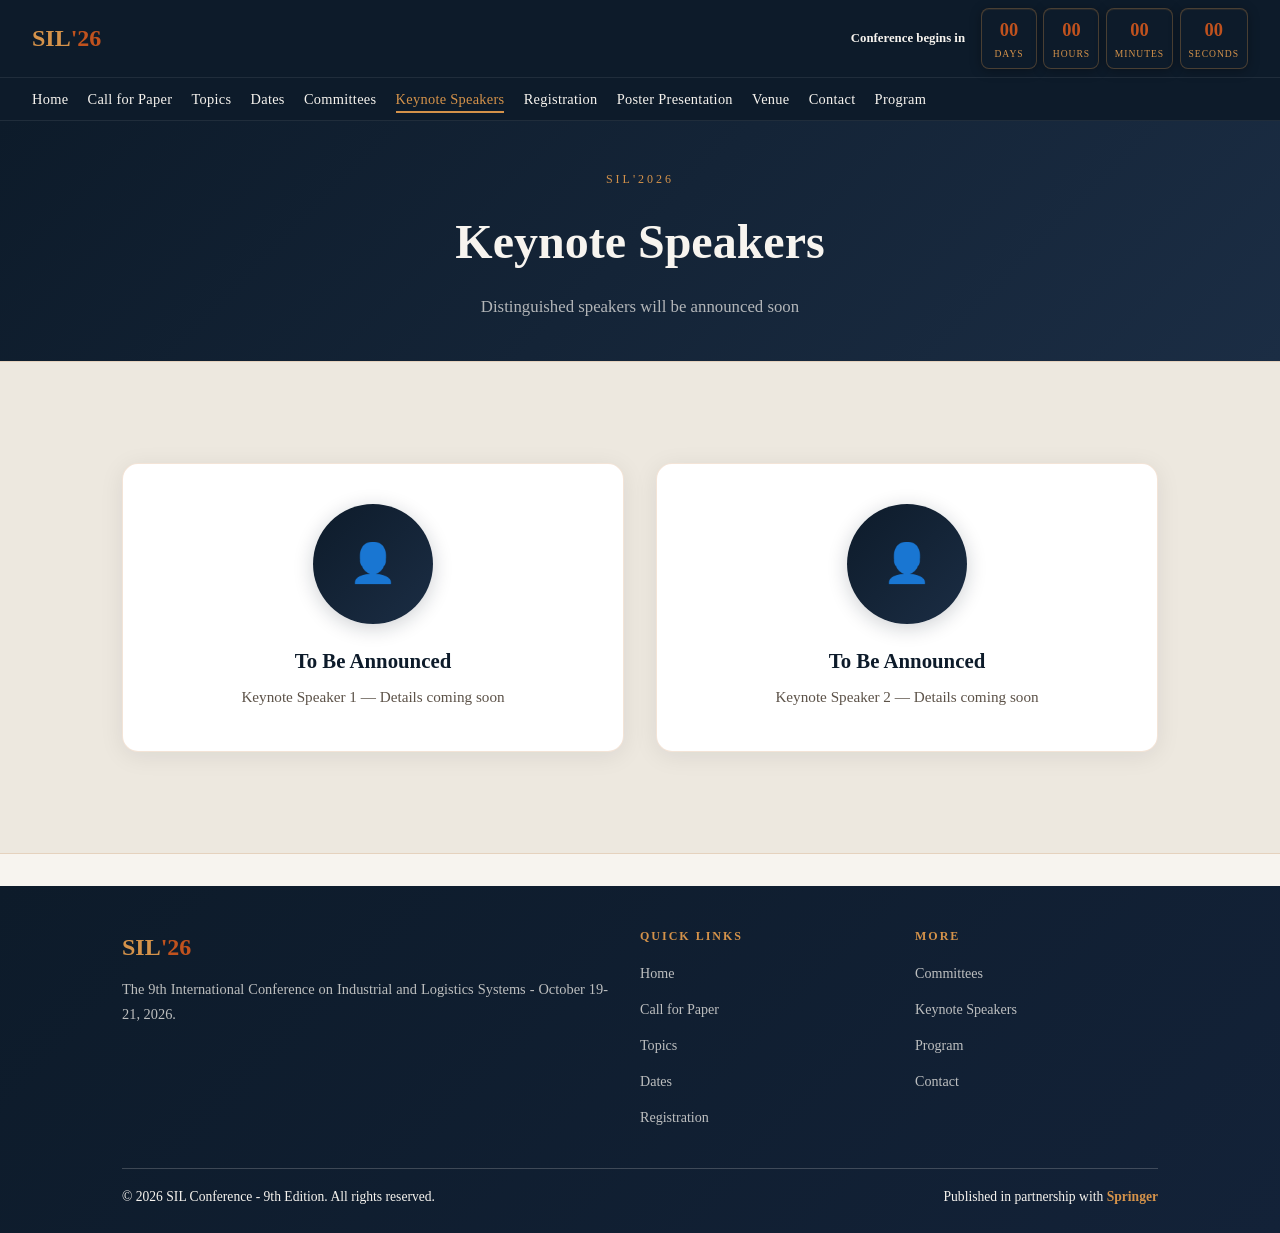
<file: keynote-speakers.html>
<!DOCTYPE html>
<html lang="en">
<head>
<meta charset="UTF-8">
<meta name="viewport" content="width=device-width, initial-scale=1.0">
<title>SIL'2026 - Keynote Speakers</title>
<link rel="preconnect" href="https://fonts.googleapis.com">
<link href="https://fonts.googleapis.com/css2?family=Playfair+Display:wght@600;700&family=Inter:wght@400;500;600&family=Space+Mono:wght@700&display=swap" rel="stylesheet">
<link rel="stylesheet" href="styles.css">
</head>
<body>

<header class="site-header">
  <div class="topbar">
    <div class="brand">SIL<span>'26</span></div>
    <div class="header-countdown">
      <span class="header-countdown-title">Conference begins in</span>
      <div class="cd-blocks">
        <div class="cd-block"><span class="cd-value" id="cd-days">--</span><span class="cd-label">Days</span></div>
        <div class="cd-block"><span class="cd-value" id="cd-hours">--</span><span class="cd-label">Hours</span></div>
        <div class="cd-block"><span class="cd-value" id="cd-mins">--</span><span class="cd-label">Minutes</span></div>
        <div class="cd-block"><span class="cd-value" id="cd-secs">--</span><span class="cd-label">Seconds</span></div>
      </div>
    </div>
  </div>
  <nav class="site-nav" aria-label="Main navigation">
    <ul class="nav-links">
      <li><a href="index.html">Home</a></li>
      <li><a href="call-for-paper.html">Call for Paper</a></li>
      <li><a href="topics.html">Topics</a></li>
      <li><a href="dates.html">Dates</a></li>
      <li><a href="committees.html">Committees</a></li>
      <li><a href="keynote-speakers.html" class="nav-active">Keynote Speakers</a></li>
      <li><a href="registration.html">Registration</a></li>
      <li><a href="poster.html">Poster Presentation</a></li>
      <li><a href="venue.html">Venue</a></li>
      <li><a href="contact.html">Contact</a></li>
      <li><a href="program.html">Program</a></li>
    </ul>
  </nav>
</header>

<section class="page-hero">
  <div class="container">
    <p class="section-label">SIL'2026</p>
    <h1 class="section-title">Keynote Speakers</h1>
    <p class="page-subtitle">Distinguished speakers will be announced soon</p>
  </div>
</section>

<section class="content-section">
  <div class="container" style="padding-top:2.5rem; padding-bottom:2.5rem;">
    <div class="speakers-grid">
      <div class="speaker-card reveal">
        <div class="speaker-avatar">👤</div>
        <div class="speaker-name">To Be Announced</div>
        <div class="speaker-affiliation">Keynote Speaker 1 — Details coming soon</div>
      </div>
      <div class="speaker-card reveal">
        <div class="speaker-avatar">👤</div>
        <div class="speaker-name">To Be Announced</div>
        <div class="speaker-affiliation">Keynote Speaker 2 — Details coming soon</div>
      </div>
    </div>
  </div>
</section>

<footer>
  <div class="footer-inner">
    <div class="footer-grid">
      <div class="footer-brand">
        <span class="brand">SIL<span>'26</span></span>
        <p>The 9th International Conference on Industrial and Logistics Systems - October 19-21, 2026.</p>
      </div>
      <div class="footer-col">
        <h4>Quick Links</h4>
        <ul>
          <li><a href="index.html">Home</a></li>
          <li><a href="call-for-paper.html">Call for Paper</a></li>
          <li><a href="topics.html">Topics</a></li>
          <li><a href="dates.html">Dates</a></li>
          <li><a href="registration.html">Registration</a></li>
        </ul>
      </div>
      <div class="footer-col">
        <h4>More</h4>
        <ul>
          <li><a href="committees.html">Committees</a></li>
          <li><a href="keynote-speakers.html">Keynote Speakers</a></li>
          <li><a href="program.html">Program</a></li>
          <li><a href="contact.html">Contact</a></li>
        </ul>
      </div>
    </div>
    <div class="footer-bottom">
      <span>&copy; 2026 SIL Conference - 9th Edition. All rights reserved.</span>
      <span>Published in partnership with <strong style="color:var(--accent-warm)">Springer</strong></span>
    </div>
  </div>
</footer>

<script src="main.js"></script>
</body>
</html>
</file>
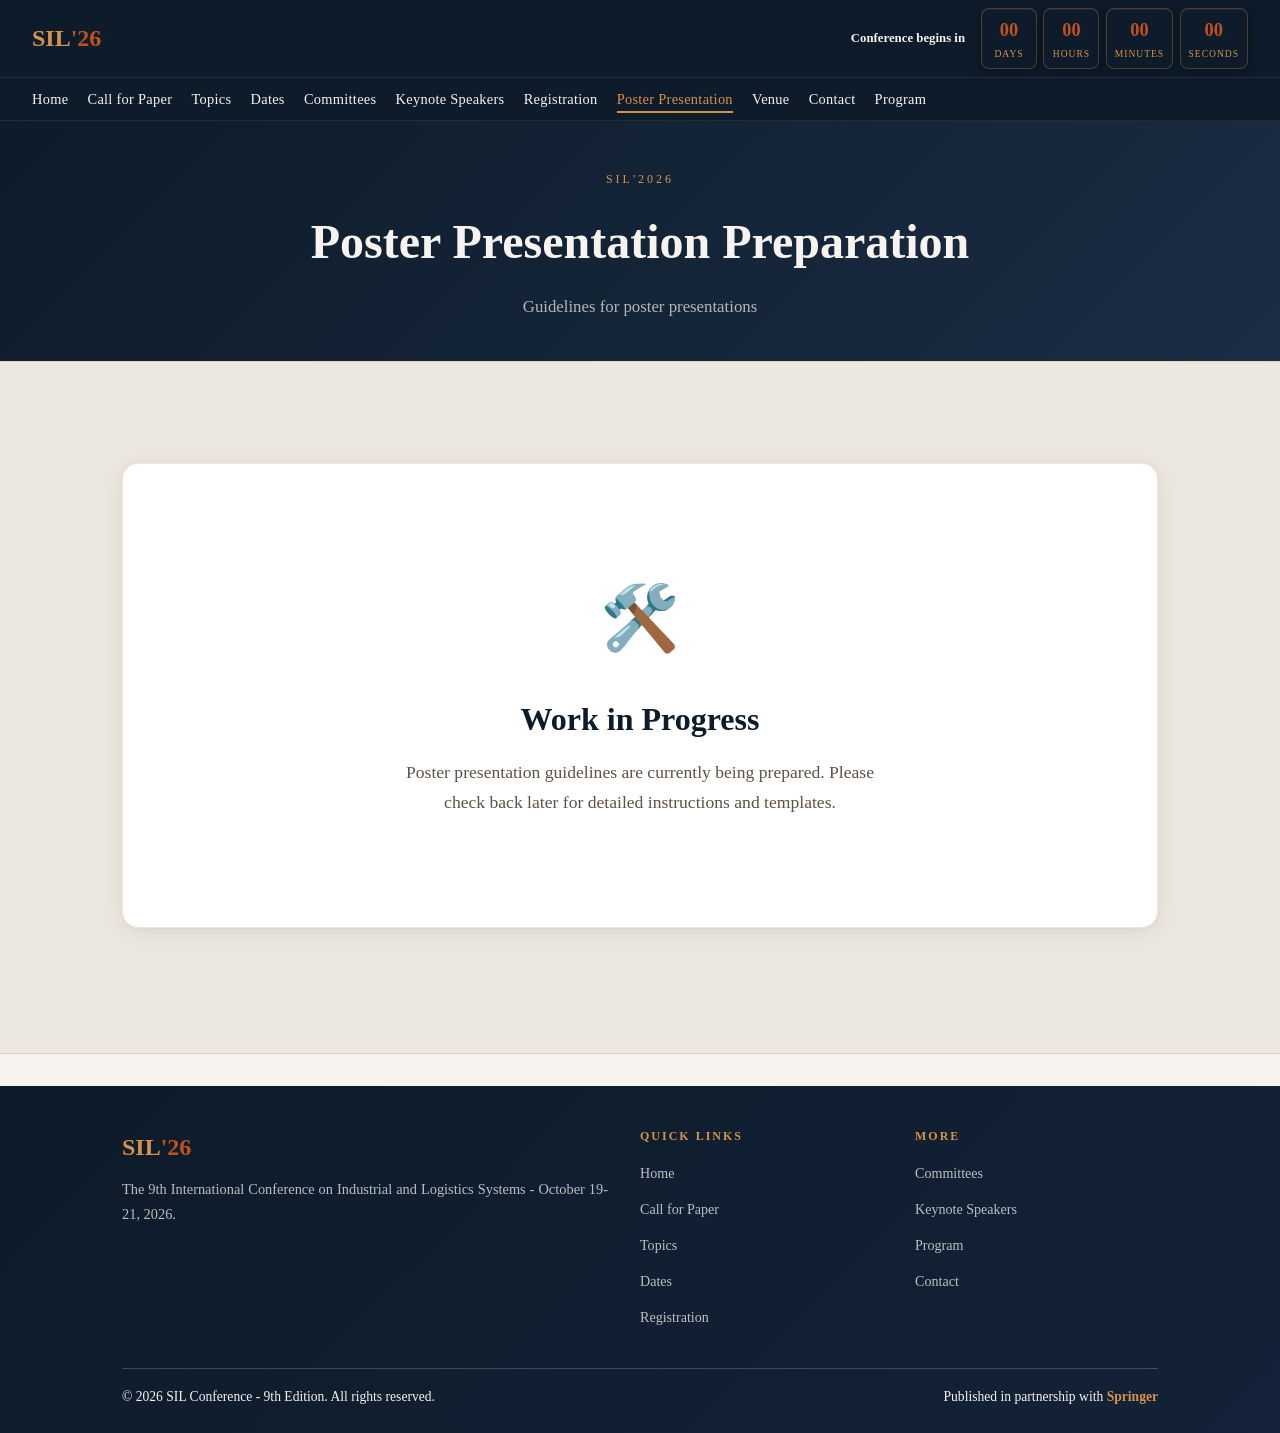
<file: poster.html>
<!DOCTYPE html>
<html lang="en">
<head>
<meta charset="UTF-8">
<meta name="viewport" content="width=device-width, initial-scale=1.0">
<title>SIL'2026 - Poster Presentation Preparation</title>
<link rel="preconnect" href="https://fonts.googleapis.com">
<link href="https://fonts.googleapis.com/css2?family=Playfair+Display:wght@600;700&family=Inter:wght@400;500;600&family=Space+Mono:wght@700&display=swap" rel="stylesheet">
<link rel="stylesheet" href="styles.css">
</head>
<body>

<header class="site-header">
  <div class="topbar">
    <div class="brand">SIL<span>'26</span></div>
    <div class="header-countdown">
      <span class="header-countdown-title">Conference begins in</span>
      <div class="cd-blocks">
        <div class="cd-block"><span class="cd-value" id="cd-days">--</span><span class="cd-label">Days</span></div>
        <div class="cd-block"><span class="cd-value" id="cd-hours">--</span><span class="cd-label">Hours</span></div>
        <div class="cd-block"><span class="cd-value" id="cd-mins">--</span><span class="cd-label">Minutes</span></div>
        <div class="cd-block"><span class="cd-value" id="cd-secs">--</span><span class="cd-label">Seconds</span></div>
      </div>
    </div>
  </div>
  <nav class="site-nav" aria-label="Main navigation">
      <ul class="nav-links">
      <li><a href="index.html">Home</a></li>
      <li><a href="call-for-paper.html">Call for Paper</a></li>
      <li><a href="topics.html">Topics</a></li>
      <li><a href="dates.html">Dates</a></li>
      <li><a href="committees.html">Committees</a></li>
      <li><a href="keynote-speakers.html">Keynote Speakers</a></li>
      <li><a href="registration.html">Registration</a></li>
      <li><a href="poster.html" class="nav-active">Poster Presentation</a></li>
      <li><a href="venue.html">Venue</a></li>
      <li><a href="contact.html">Contact</a></li>
      <li><a href="program.html">Program</a></li>
    </ul>
  </nav>
</header>

<section class="page-hero">
  <div class="container">
    <p class="section-label">SIL'2026</p>
    <h1 class="section-title">Poster Presentation Preparation</h1>
    <p class="page-subtitle">Guidelines for poster presentations</p>
  </div>
</section>

<section class="content-section">
  <div class="container" style="padding-top:2.5rem; padding-bottom:2.5rem;">
    <div class="content-card reveal">
      <div class="wip-container">
        <div class="wip-icon">🛠️</div>
        <div class="wip-title">Work in Progress</div>
        <p class="wip-text">Poster presentation guidelines are currently being prepared. Please check back later for detailed instructions and templates.</p>
      </div>
    </div>
  </div>
</section>

<footer>
  <div class="footer-inner">
    <div class="footer-grid">
      <div class="footer-brand">
        <span class="brand">SIL<span>'26</span></span>
        <p>The 9th International Conference on Industrial and Logistics Systems - October 19-21, 2026.</p>
      </div>
      <div class="footer-col"><h4>Quick Links</h4><ul><li><a href="index.html">Home</a></li><li><a href="call-for-paper.html">Call for Paper</a></li><li><a href="topics.html">Topics</a></li><li><a href="dates.html">Dates</a></li><li><a href="registration.html">Registration</a></li></ul></div>
      <div class="footer-col"><h4>More</h4><ul><li><a href="committees.html">Committees</a></li><li><a href="keynote-speakers.html">Keynote Speakers</a></li><li><a href="program.html">Program</a></li><li><a href="contact.html">Contact</a></li></ul></div>
    </div>
    <div class="footer-bottom">
      <span>&copy; 2026 SIL Conference - 9th Edition. All rights reserved.</span>
      <span>Published in partnership with <strong style="color:var(--accent-warm)">Springer</strong></span>
    </div>
  </div>
</footer>
<script src="main.js"></script>
</body>
</html>
</file>
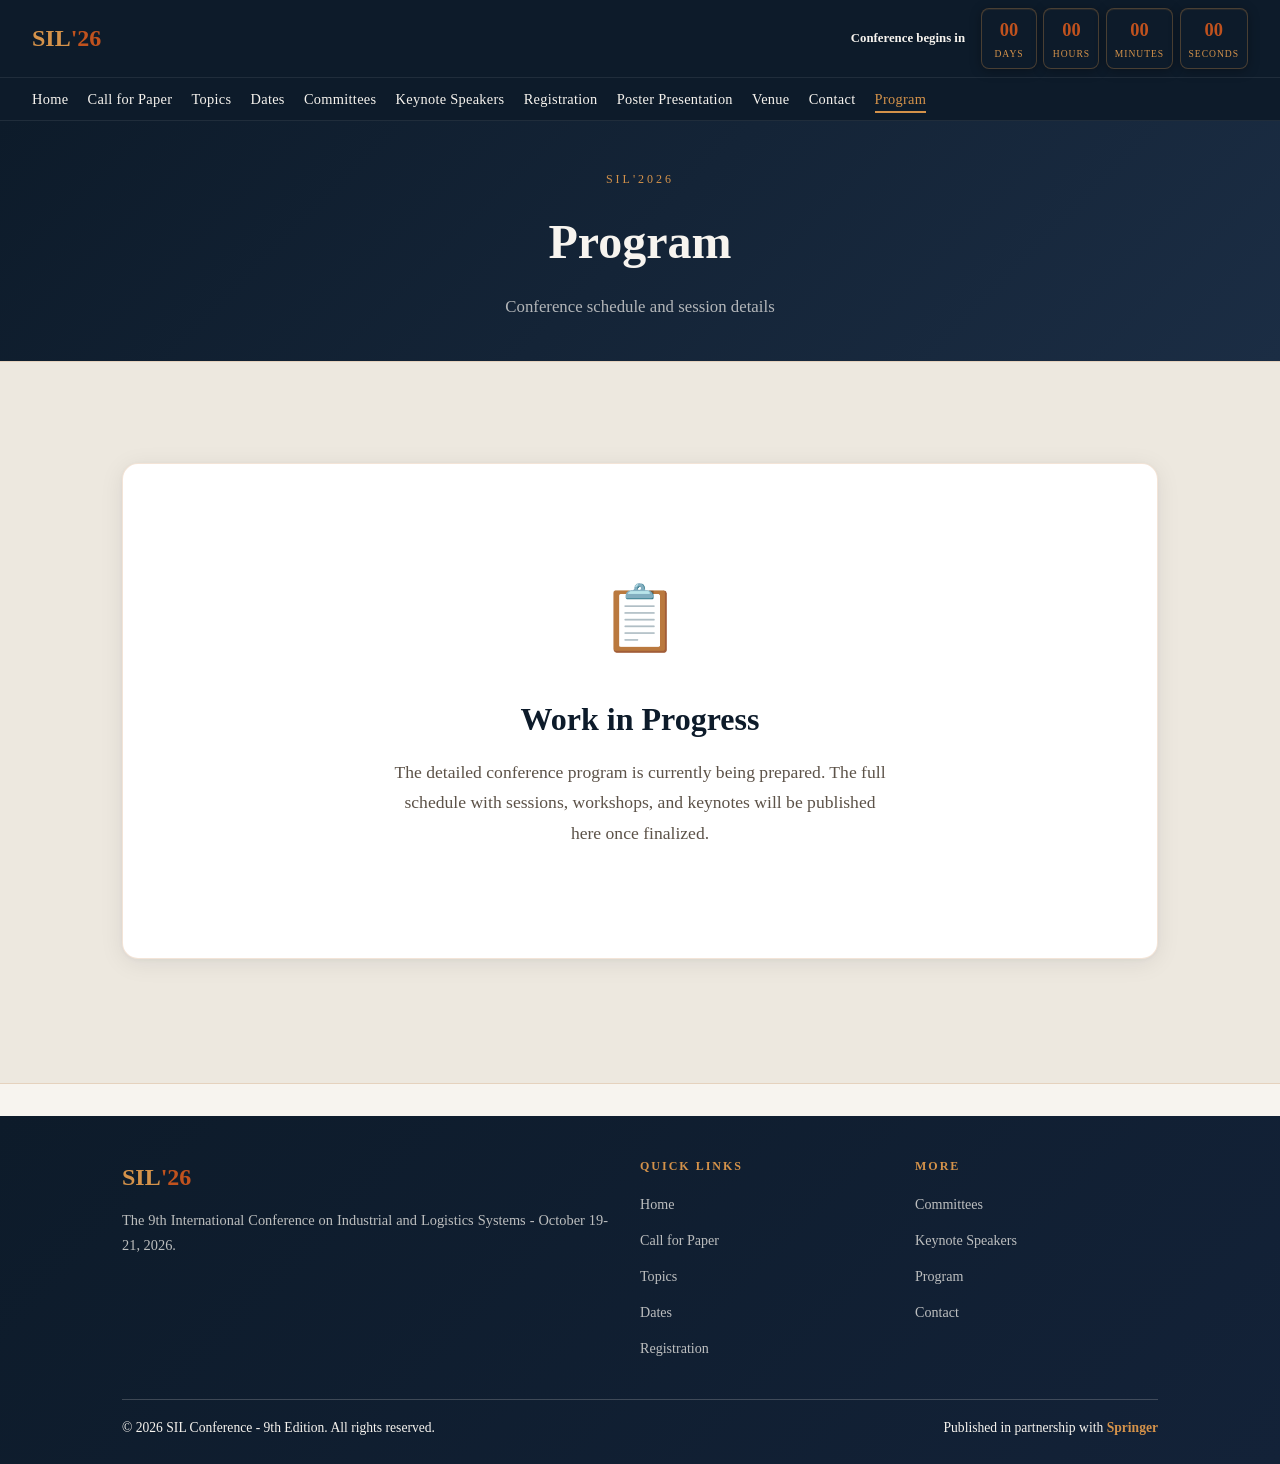
<file: program.html>
<!DOCTYPE html>
<html lang="en">
<head>
<meta charset="UTF-8">
<meta name="viewport" content="width=device-width, initial-scale=1.0">
<title>SIL'2026 - Program</title>
<link rel="preconnect" href="https://fonts.googleapis.com">
<link href="https://fonts.googleapis.com/css2?family=Playfair+Display:wght@600;700&family=Inter:wght@400;500;600&family=Space+Mono:wght@700&display=swap" rel="stylesheet">
<link rel="stylesheet" href="styles.css">
</head>
<body>

<header class="site-header">
  <div class="topbar">
    <div class="brand">SIL<span>'26</span></div>
    <div class="header-countdown">
      <span class="header-countdown-title">Conference begins in</span>
      <div class="cd-blocks">
        <div class="cd-block"><span class="cd-value" id="cd-days">--</span><span class="cd-label">Days</span></div>
        <div class="cd-block"><span class="cd-value" id="cd-hours">--</span><span class="cd-label">Hours</span></div>
        <div class="cd-block"><span class="cd-value" id="cd-mins">--</span><span class="cd-label">Minutes</span></div>
        <div class="cd-block"><span class="cd-value" id="cd-secs">--</span><span class="cd-label">Seconds</span></div>
      </div>
    </div>
  </div>
  <nav class="site-nav" aria-label="Main navigation">
    <ul class="nav-links">
      <li><a href="index.html">Home</a></li>
      <li><a href="call-for-paper.html">Call for Paper</a></li>
      <li><a href="topics.html">Topics</a></li>
      <li><a href="dates.html">Dates</a></li>
      <li><a href="committees.html">Committees</a></li>
      <li><a href="keynote-speakers.html">Keynote Speakers</a></li>
      <li><a href="registration.html">Registration</a></li>
      <li><a href="poster.html">Poster Presentation</a></li>
      <li><a href="venue.html">Venue</a></li>
      <li><a href="contact.html">Contact</a></li>
      <li><a href="program.html" class="nav-active">Program</a></li>
    </ul>
  </nav>
</header>

<section class="page-hero">
  <div class="container">
    <p class="section-label">SIL'2026</p>
    <h1 class="section-title">Program</h1>
    <p class="page-subtitle">Conference schedule and session details</p>
  </div>
</section>

<section class="content-section">
  <div class="container" style="padding-top:2.5rem; padding-bottom:2.5rem;">
    <div class="content-card reveal">
      <div class="wip-container">
        <div class="wip-icon">📋</div>
        <div class="wip-title">Work in Progress</div>
        <p class="wip-text">The detailed conference program is currently being prepared. The full schedule with sessions, workshops, and keynotes will be published here once finalized.</p>
      </div>
    </div>
  </div>
</section>

<footer>
  <div class="footer-inner">
    <div class="footer-grid">
      <div class="footer-brand">
        <span class="brand">SIL<span>'26</span></span>
        <p>The 9th International Conference on Industrial and Logistics Systems - October 19-21, 2026.</p>
      </div>
      <div class="footer-col"><h4>Quick Links</h4><ul><li><a href="index.html">Home</a></li><li><a href="call-for-paper.html">Call for Paper</a></li><li><a href="topics.html">Topics</a></li><li><a href="dates.html">Dates</a></li><li><a href="registration.html">Registration</a></li></ul></div>
      <div class="footer-col"><h4>More</h4><ul><li><a href="committees.html">Committees</a></li><li><a href="keynote-speakers.html">Keynote Speakers</a></li><li><a href="program.html">Program</a></li><li><a href="contact.html">Contact</a></li></ul></div>
    </div>
    <div class="footer-bottom">
      <span>&copy; 2026 SIL Conference - 9th Edition. All rights reserved.</span>
      <span>Published in partnership with <strong style="color:var(--accent-warm)">Springer</strong></span>
    </div>
  </div>
</footer>
<script src="main.js"></script>
</body>
</html>
</file>
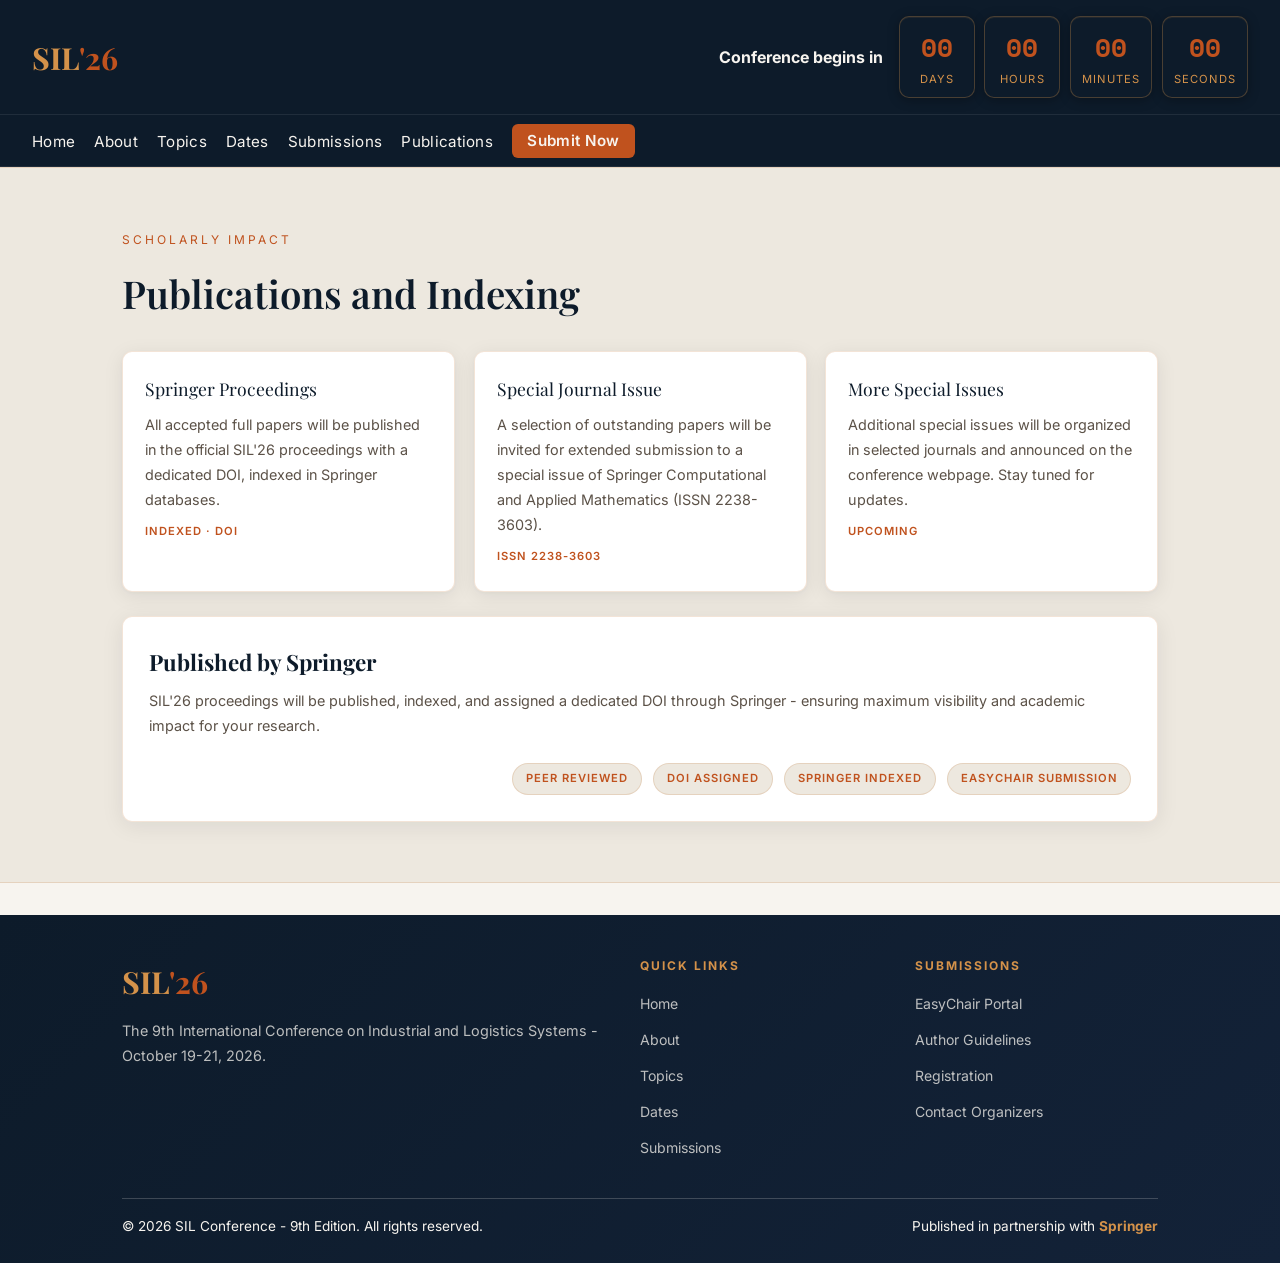
<file: publications.html>
<!DOCTYPE html>
<html lang="en">

<head>
  <meta charset="UTF-8">
  <meta name="viewport" content="width=device-width, initial-scale=1.0">
  <title>SIL'2026 - Publications</title>
  <link rel="preconnect" href="https://fonts.googleapis.com">
  <link
    href="https://fonts.googleapis.com/css2?family=Playfair+Display:wght@600;700&family=Inter:wght@400;500;600&family=Space+Mono:wght@700&display=swap"
    rel="stylesheet">
  <style>
    *,
    *::before,
    *::after {
      margin: 0;
      padding: 0;
      box-sizing: border-box;
    }

    :root {
      --primary-dark: #0D1B2A;
      --accent: #C0521E;
      --accent-hover: #A34218;
      --accent-warm: #D4924A;
      --surface-light: #F7F4EF;
      --surface-mid: #EDE8DF;
      --text-primary: #0D1B2A;
      --text-secondary: #5C5248;
      --text-on-dark: #F7F4EF;
      --border-ghost: rgba(196, 120, 55, 0.2);
      --font-display: 'Playfair Display', serif;
      --font-body: 'Inter', sans-serif;
      --font-mono: 'Space Mono', monospace;
    }

    html {
      scroll-behavior: auto;
    }

    body {
      background: var(--surface-light);
      color: var(--text-primary);
      font-family: var(--font-body);
      font-weight: 400;
      line-height: 1.75;
    }

    a {
      color: var(--accent);
      text-decoration: none;
    }

    a:hover {
      color: var(--accent-hover);
    }

    .site-header {
      position: sticky;
      top: 0;
      z-index: 10;
      background: var(--primary-dark);
      border-bottom: 1px solid rgba(255, 255, 255, 0.08);
    }

    .topbar {
      display: flex;
      flex-wrap: wrap;
      align-items: center;
      justify-content: space-between;
      padding: 1rem 2rem;
      gap: 1rem;
    }

    .brand {
      font-family: var(--font-display);
      font-size: 1.9rem;
      font-weight: 700;
      color: var(--accent-warm);
    }

    .brand span {
      color: var(--accent);
    }

    .header-countdown {
      display: flex;
      align-items: center;
      gap: 1rem;
      color: var(--text-on-dark);
    }

    .header-countdown-title {
      font-weight: 700;
      font-size: 1rem;
      color: var(--text-on-dark);
    }

    .cd-blocks {
      display: flex;
      gap: 0.6rem;
      flex-wrap: wrap;
    }

    .cd-block {
      min-width: 76px;
      padding: 0.5rem 0.7rem;
      border-radius: 10px;
      background: var(--primary-dark);
      border: 1px solid rgba(212, 146, 74, 0.3);
      text-align: center;
      box-shadow: 0 2px 12px rgba(0, 0, 0, 0.3), inset 0 1px 0 rgba(212, 146, 74, 0.1);
    }

    .cd-value {
      display: block;
      font-family: var(--font-mono);
      font-weight: 700;
      font-size: 1.6rem;
      color: var(--accent);
      transform-origin: center bottom;
    }

    .cd-label {
      display: block;
      font-size: 0.7rem;
      text-transform: uppercase;
      letter-spacing: 0.1em;
      color: var(--accent-warm);
    }

    .cd-value.flip {
      animation: flipDigit 0.25s ease-out;
    }

    .cd-value.pulse {
      animation: pulseDigit 0.3s ease-out;
    }

    .site-nav {
      border-top: 1px solid rgba(255, 255, 255, 0.08);
      background: var(--primary-dark);
    }

    .site-nav ul {
      list-style: none;
      display: flex;
      flex-wrap: wrap;
      gap: 1.2rem;
      padding: 0.7rem 2rem;
      align-items: center;
      margin: 0;
    }

    .site-nav a {
      font-size: 0.95rem;
      color: var(--text-on-dark);
      letter-spacing: 0.02em;
      position: relative;
    }

    .site-nav a::after {
      content: '';
      position: absolute;
      left: 0;
      bottom: -6px;
      width: 0;
      height: 1.5px;
      background: var(--accent);
      transition: width 0.2s ease;
    }

    .site-nav a:hover::after {
      width: 100%;
    }

    .nav-links {
      list-style: none;
      display: flex;
      flex-wrap: wrap;
      gap: 1.4rem;
      padding: 0.8rem 2rem;
      align-items: center;
    }

    .nav-cta {
      background: var(--accent);
      color: #fff;
      padding: 0.45rem 0.95rem;
      border-radius: 6px;
      font-weight: 600;
      transition: background 0.2s;
    }

    .nav-cta:hover {
      background: var(--accent-hover);
    }

    section {
      padding: 3.8rem 0;
      position: relative;
    }

    .container {
      max-width: 1100px;
      margin: 0 auto;
      padding: 0 2rem;
    }

    .section-label {
      font-size: 0.75rem;
      letter-spacing: 3px;
      text-transform: uppercase;
      color: var(--accent);
      margin-bottom: 0.6rem;
    }

    .section-title {
      font-family: var(--font-display);
      font-size: clamp(2rem, 3vw, 2.6rem);
      font-weight: 600;
      margin-bottom: 1rem;
    }

    #publications {
      background: var(--surface-mid);
      border-top: 1px solid var(--border-ghost);
      border-bottom: 1px solid var(--border-ghost);
    }

    .pub-grid {
      display: grid;
      grid-template-columns: repeat(3, 1fr);
      gap: 1.2rem;
      margin-top: 1.5rem;
    }

    .tilt-card {
      transition: transform 0.18s ease, box-shadow 0.18s ease;
      will-change: transform;
      cursor: default;
    }

    .pub-card {
      background: #fff;
      border: 1px solid var(--border-ghost);
      border-radius: 10px;
      padding: 1.4rem;
      box-shadow: 0 4px 20px rgba(13, 27, 42, 0.08), 0 1px 4px rgba(13, 27, 42, 0.04);
    }

    .pub-title {
      font-family: var(--font-display);
      font-size: 1.1rem;
      margin-bottom: 0.4rem;
      color: var(--text-primary);
    }

    .pub-desc {
      color: var(--text-secondary);
      font-size: 0.9rem;
    }

    .pub-tag {
      font-size: 0.7rem;
      text-transform: uppercase;
      letter-spacing: 1px;
      color: var(--accent);
      margin-top: 0.6rem;
      display: inline-block;
      font-weight: 600;
    }

    .springer-banner {
      margin-top: 1.5rem;
      padding: 1.6rem;
      border-radius: 10px;
      background: #fff;
      border: 1px solid var(--border-ghost);
      display: flex;
      gap: 1.5rem;
      flex-wrap: wrap;
      align-items: center;
      box-shadow: 0 4px 22px rgba(13, 27, 42, 0.08);
    }

    .springer-text h3 {
      font-family: var(--font-display);
      font-size: 1.4rem;
      margin-bottom: 0.4rem;
    }

    .springer-text p {
      color: var(--text-secondary);
      font-size: 0.9rem;
    }

    .springer-badges {
      display: flex;
      gap: 0.7rem;
      flex-wrap: wrap;
      margin-left: auto;
    }

    .s-badge {
      padding: 0.35rem 0.8rem;
      border: 1px solid var(--border-ghost);
      border-radius: 20px;
      font-size: 0.7rem;
      letter-spacing: 1px;
      text-transform: uppercase;
      color: var(--accent);
      background: var(--surface-mid);
      font-weight: 600;
    }

    footer {
      background: linear-gradient(135deg, var(--primary-dark), #132238);
      color: var(--text-on-dark);
      padding: 2.5rem 0 1.5rem;
      margin-top: 2rem;
    }

    .footer-inner {
      max-width: 1100px;
      margin: 0 auto;
      padding: 0 2rem;
    }

    .footer-grid {
      display: grid;
      grid-template-columns: 2fr 1fr 1fr;
      gap: 2rem;
      margin-bottom: 1.8rem;
    }

    .footer-brand .brand {
      color: var(--accent-warm);
      display: block;
      margin-bottom: 0.6rem;
    }

    .footer-brand p {
      font-size: 0.9rem;
      color: rgba(247, 244, 239, 0.75);
    }

    .footer-col h4 {
      font-size: 0.75rem;
      letter-spacing: 2px;
      text-transform: uppercase;
      margin-bottom: 0.8rem;
      color: var(--accent-warm);
    }

    .footer-col ul {
      list-style: none;
    }

    .footer-col li {
      margin-bottom: 0.5rem;
    }

    .footer-col a {
      color: rgba(247, 244, 239, 0.75);
      font-size: 0.88rem;
    }

    .footer-col a:hover {
      color: var(--text-on-dark);
    }

    .footer-bottom {
      border-top: 1px solid rgba(247, 244, 239, 0.2);
      padding-top: 1rem;
      display: flex;
      justify-content: space-between;
      gap: 1rem;
      flex-wrap: wrap;
      font-size: 0.85rem;
    }

    .reveal {
      opacity: 0;
      transform: translateY(18px);
      transition: opacity 0.7s ease, transform 0.7s ease;
    }

    .reveal.visible {
      opacity: 1;
      transform: none;
    }

    .reveal-delay-1 {
      transition-delay: 0.12s;
    }

    .reveal-delay-2 {
      transition-delay: 0.22s;
    }

    @keyframes flipDigit {
      from {
        transform: rotateX(90deg);
      }

      to {
        transform: rotateX(0deg);
      }
    }

    @keyframes pulseDigit {
      0% {
        transform: scale(1);
        color: var(--accent);
      }

      50% {
        transform: scale(1.15);
        color: var(--accent-warm);
      }

      100% {
        transform: scale(1);
        color: var(--accent);
      }
    }

    @media (max-width: 900px) {
      .pub-grid {
        grid-template-columns: 1fr;
      }
    }

    @media (max-width: 768px) {
      .nav-links {
        gap: 0.8rem;
      }

      .footer-grid {
        grid-template-columns: 1fr;
      }

      .header-countdown {
        display: none;
      }
    }
  </style>
</head>

<body>
  <header class="site-header">
    <div class="topbar">
      <div class="brand">SIL<span>'26</span></div>
      <div class="header-countdown">
        <span class="header-countdown-title">Conference begins in</span>
        <div class="cd-blocks">
          <div class="cd-block"><span class="cd-value" id="cd-days">--</span><span class="cd-label">Days</span></div>
          <div class="cd-block"><span class="cd-value" id="cd-hours">--</span><span class="cd-label">Hours</span></div>
          <div class="cd-block"><span class="cd-value" id="cd-mins">--</span><span class="cd-label">Minutes</span></div>
          <div class="cd-block"><span class="cd-value" id="cd-secs">--</span><span class="cd-label">Seconds</span></div>
        </div>
      </div>
    </div>
    <nav class="site-nav" aria-label="Main navigation">
      <ul class="nav-links">
        <li><a href="index.html">Home</a></li>
        <li><a href="about.html">About</a></li>
        <li><a href="topics.html">Topics</a></li>
        <li><a href="dates.html">Dates</a></li>
        <li><a href="submissions.html">Submissions</a></li>
        <li><a href="publications.html">Publications</a></li>
        <li><a href="https://easychair.org" target="_blank" class="nav-cta">Submit Now</a></li>
      </ul>
    </nav>
  </header>

  <section id="publications">
    <div class="container">
      <p class="section-label reveal">Scholarly Impact</p>
      <h2 class="section-title reveal reveal-delay-1">Publications and Indexing</h2>
      <div class="pub-grid">
        <div class="pub-card tilt-card reveal">
          <div class="pub-title">Springer Proceedings</div>
          <p class="pub-desc">All accepted full papers will be published in the official SIL'26 proceedings with a
            dedicated DOI, indexed in Springer databases.</p>
          <span class="pub-tag">Indexed · DOI</span>
        </div>
        <div class="pub-card tilt-card reveal reveal-delay-1">
          <div class="pub-title">Special Journal Issue</div>
          <p class="pub-desc">A selection of outstanding papers will be invited for extended submission to a special
            issue of Springer Computational and Applied Mathematics (ISSN 2238-3603).</p>
          <span class="pub-tag">ISSN 2238-3603</span>
        </div>
        <div class="pub-card tilt-card reveal reveal-delay-2">
          <div class="pub-title">More Special Issues</div>
          <p class="pub-desc">Additional special issues will be organized in selected journals and announced on the
            conference webpage. Stay tuned for updates.</p>
          <span class="pub-tag">Upcoming</span>
        </div>
      </div>
      <div class="springer-banner tilt-card reveal">
        <div class="springer-text">
          <h3>Published by Springer</h3>
          <p>SIL'26 proceedings will be published, indexed, and assigned a dedicated DOI through Springer - ensuring
            maximum visibility and academic impact for your research.</p>
        </div>
        <div class="springer-badges">
          <div class="s-badge">Peer Reviewed</div>
          <div class="s-badge">DOI Assigned</div>
          <div class="s-badge">Springer Indexed</div>
          <div class="s-badge">EasyChair Submission</div>
        </div>
      </div>
    </div>
  </section>

  <footer>
    <div class="footer-inner">
      <div class="footer-grid">
        <div class="footer-brand">
          <span class="brand">SIL<span>'26</span></span>
          <p>The 9th International Conference on Industrial and Logistics Systems - October 19-21, 2026.</p>
        </div>
        <div class="footer-col">
          <h4>Quick Links</h4>
          <ul>
            <li><a href="index.html">Home</a></li>
            <li><a href="about.html">About</a></li>
            <li><a href="topics.html">Topics</a></li>
            <li><a href="dates.html">Dates</a></li>
            <li><a href="submissions.html">Submissions</a></li>
          </ul>
        </div>
        <div class="footer-col">
          <h4>Submissions</h4>
          <ul>
            <li><a href="https://easychair.org" target="_blank">EasyChair Portal</a></li>
            <li><a href="submissions.html">Author Guidelines</a></li>
            <li><a href="dates.html">Registration</a></li>
            <li><a href="about.html">Contact Organizers</a></li>
          </ul>
        </div>
      </div>
      <div class="footer-bottom">
        <span>© 2026 SIL Conference - 9th Edition. All rights reserved.</span>
        <span>Published in partnership with <strong style="color:var(--accent-warm)">Springer</strong></span>
      </div>
    </div>
  </footer>

  <script>
    let prevValues = { days: null, hours: null, mins: null, secs: null };
    const updateCountdown = () => {
      const diff = new Date('2026-10-22T09:00:00') - new Date();
      const daysEl = document.getElementById('cd-days');
      if (!daysEl) return;
      if (diff <= 0) { ['cd-days', 'cd-hours', 'cd-mins', 'cd-secs'].forEach(id => document.getElementById(id).textContent = '00'); return; }
      const next = {
        days: String(Math.floor(diff / 86400000)).padStart(2, '0'),
        hours: String(Math.floor((diff % 86400000) / 3600000)).padStart(2, '0'),
        mins: String(Math.floor((diff % 3600000) / 60000)).padStart(2, '0'),
        secs: String(Math.floor((diff % 60000) / 1000)).padStart(2, '0')
      };
      [['days', 'cd-days'], ['hours', 'cd-hours'], ['mins', 'cd-mins'], ['secs', 'cd-secs']].forEach(([key, id]) => {
        const el = document.getElementById(id);
        if (prevValues[key] !== next[key]) { el.classList.remove('flip', 'pulse'); void el.offsetWidth; el.classList.add('flip', 'pulse'); el.textContent = next[key]; }
      });
      prevValues = next;
    };
    updateCountdown();
    setInterval(updateCountdown, 1000);

    const revealItems = document.querySelectorAll('.reveal');
    if (revealItems.length) {
      const obs = new IntersectionObserver((entries) => {
        entries.forEach(e => { if (e.isIntersecting) { e.target.classList.add('visible'); obs.unobserve(e.target); } });
      }, { threshold: 0.12 });
      revealItems.forEach(el => obs.observe(el));
    }

    document.querySelectorAll('.tilt-card').forEach(card => {
      card.addEventListener('mousemove', (e) => {
        const r = card.getBoundingClientRect();
        const x = (e.clientX - r.left) / r.width - 0.5;
        const y = (e.clientY - r.top) / r.height - 0.5;
        card.style.transform = `perspective(700px) rotateY(${x * 8}deg) rotateX(${-y * 8}deg) translateZ(6px)`;
        card.style.boxShadow = `${-x * 18}px ${y * 4 + 10}px 30px rgba(13,27,42,0.16), 0 2px 8px rgba(13,27,42,0.08)`;
      });
      card.addEventListener('mouseleave', () => { card.style.transform = ''; card.style.boxShadow = ''; });
    });
  </script>
</body>

</html>
</file>
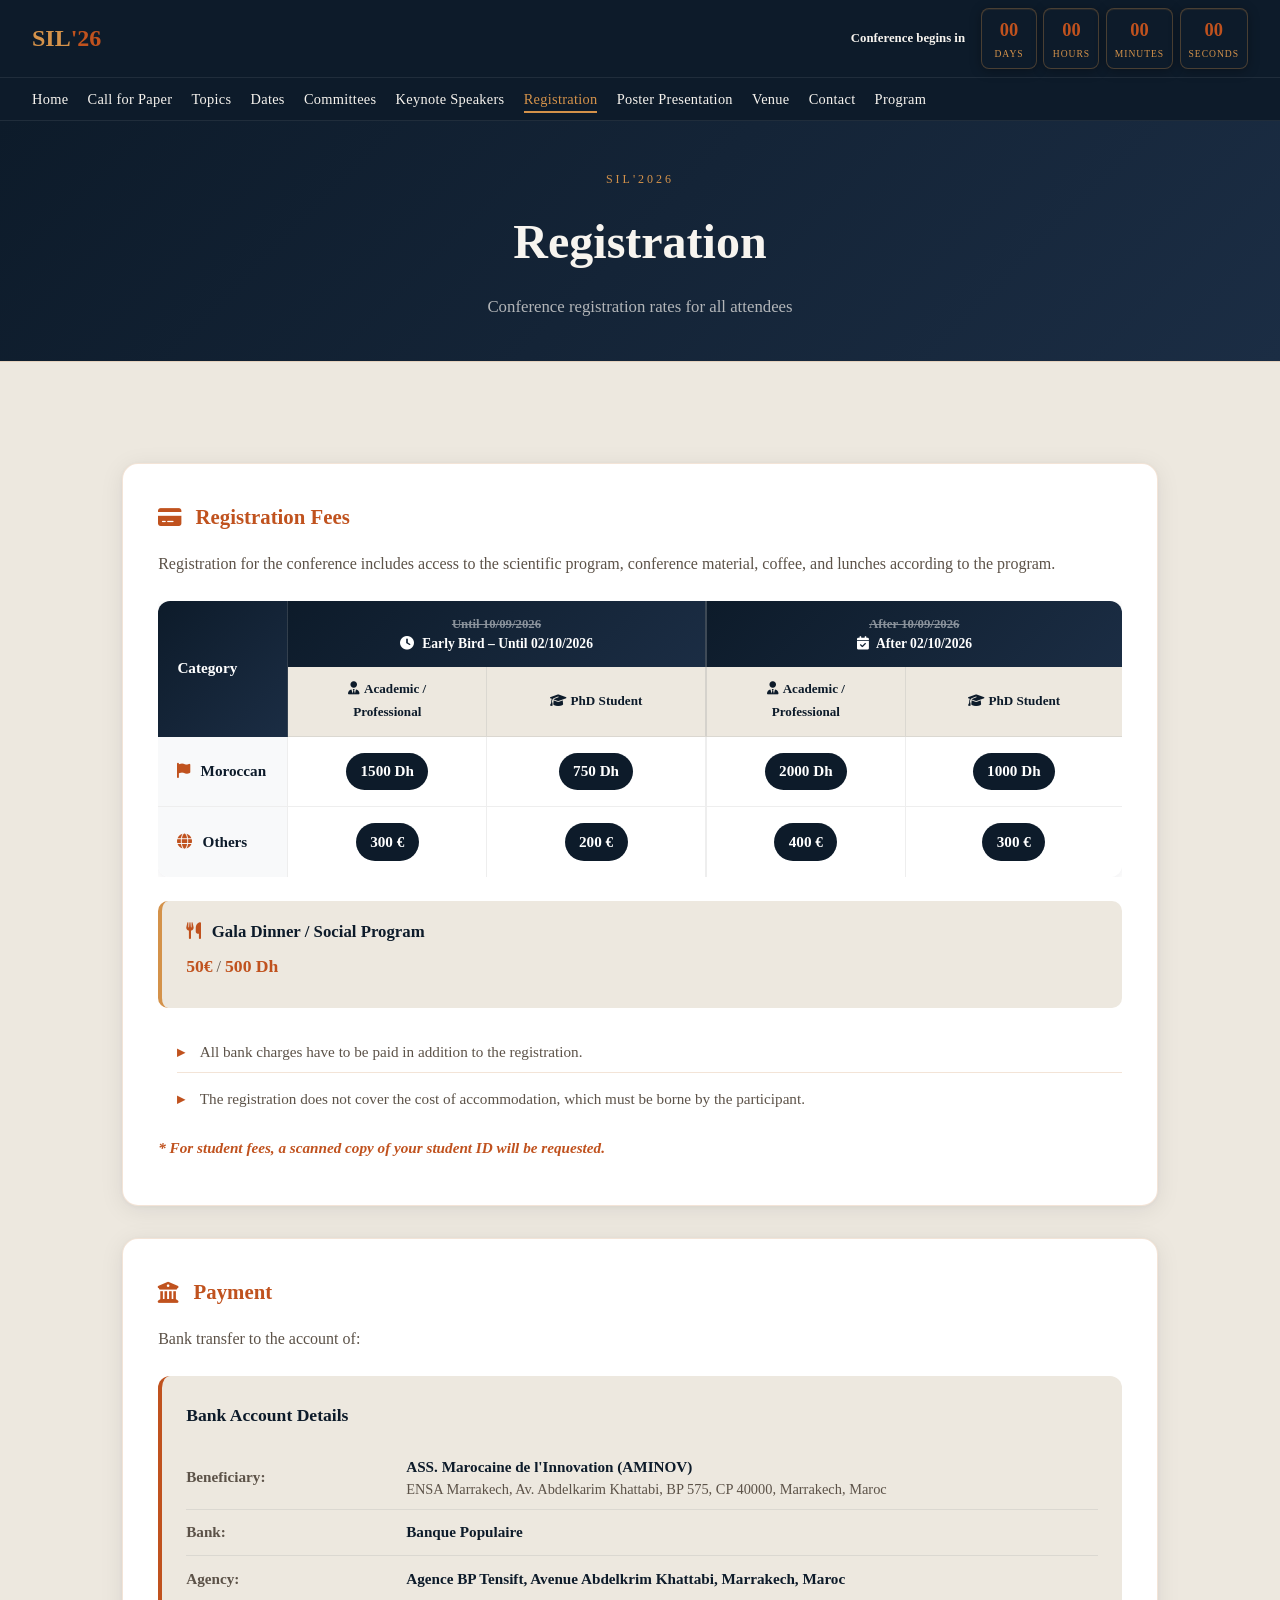
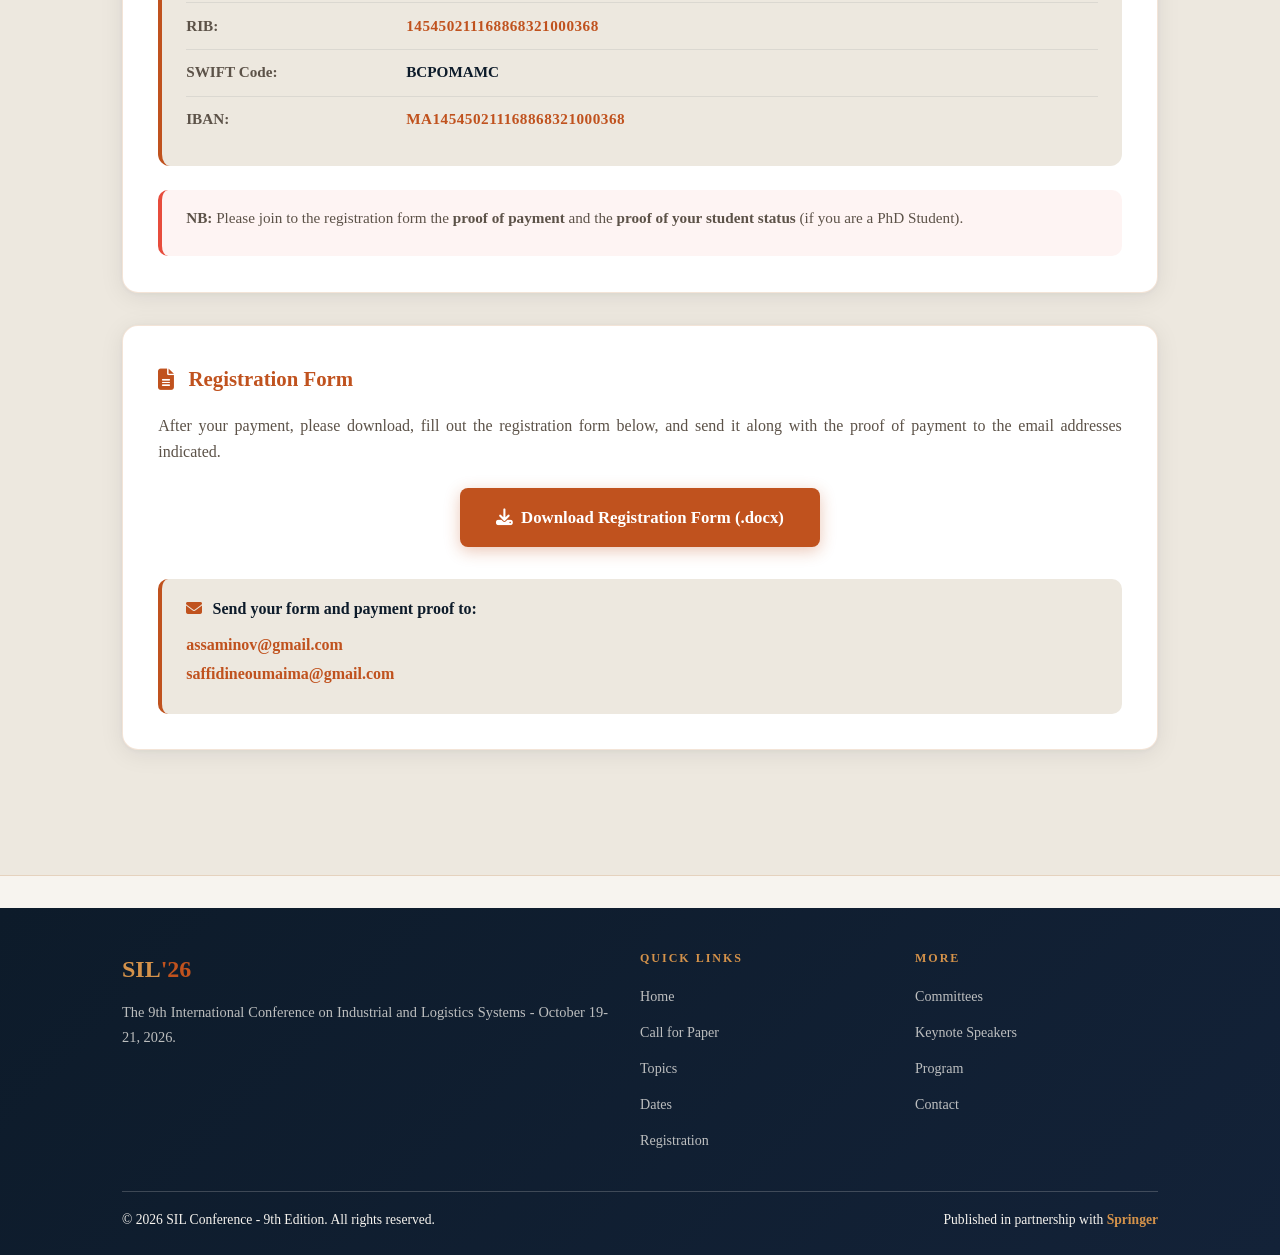
<file: registration.html>
<!DOCTYPE html>
<html lang="en">

<head>
  <meta charset="UTF-8">
  <meta name="viewport" content="width=device-width, initial-scale=1.0">
  <title>SIL'2026 - Registration</title>
  <link rel="preconnect" href="https://fonts.googleapis.com">
  <link
    href="https://fonts.googleapis.com/css2?family=Playfair+Display:wght@600;700&family=Inter:wght@400;500;600&family=Space+Mono:wght@700&display=swap"
    rel="stylesheet">
  <link rel="stylesheet" href="styles.css">
</head>

<body>

  <header class="site-header">
    <div class="topbar">
      <div class="brand">SIL<span>'26</span></div>
      <div class="header-countdown">
        <span class="header-countdown-title">Conference begins in</span>
        <div class="cd-blocks">
          <div class="cd-block"><span class="cd-value" id="cd-days">--</span><span class="cd-label">Days</span></div>
          <div class="cd-block"><span class="cd-value" id="cd-hours">--</span><span class="cd-label">Hours</span></div>
          <div class="cd-block"><span class="cd-value" id="cd-mins">--</span><span class="cd-label">Minutes</span></div>
          <div class="cd-block"><span class="cd-value" id="cd-secs">--</span><span class="cd-label">Seconds</span></div>
        </div>
      </div>
    </div>
    <nav class="site-nav" aria-label="Main navigation">
      <ul class="nav-links">
        <li><a href="index.html">Home</a></li>
        <li><a href="call-for-paper.html">Call for Paper</a></li>
        <li><a href="topics.html">Topics</a></li>
        <li><a href="dates.html">Dates</a></li>
        <li><a href="committees.html">Committees</a></li>
        <li><a href="keynote-speakers.html">Keynote Speakers</a></li>
        <li><a href="registration.html" class="nav-active">Registration</a></li>
        <li><a href="poster.html">Poster Presentation</a></li>
        <li><a href="venue.html">Venue</a></li>
        <li><a href="contact.html">Contact</a></li>
        <li><a href="program.html">Program</a></li>
      </ul>
    </nav>
  </header>

  <section class="page-hero">
    <div class="container">
      <p class="section-label">SIL'2026</p>
      <h1 class="section-title">Registration</h1>
      <p class="page-subtitle">Conference registration rates for all attendees</p>
    </div>
  </section>

  <section class="content-section">
    <div class="container" style="padding-top:2.5rem; padding-bottom:2.5rem;">

      <!-- ═══ REGISTRATION FEES ═══ -->
      <div class="content-card reveal" style="margin-bottom: 2rem;">
        <h3><i class="fa-solid fa-credit-card" style="color: var(--accent); margin-right: 0.4rem;"></i> Registration
          Fees</h3>
        <p style="margin-top: 1rem; line-height: 1.6; color: var(--text-secondary);">
          Registration for the conference includes access to the scientific program, conference material, coffee, and
          lunches according to the program.
        </p>

        <div style="margin-top: 1.5rem; overflow-x: auto;">
          <table
            style="width: 100%; border-collapse: separate; border-spacing: 0; border-radius: 12px; overflow: hidden; box-shadow: 0 2px 12px rgba(13,27,42,0.08); font-size: 0.95rem;">
            <thead>
              <tr>
                <th rowspan="2"
                  style="background: linear-gradient(135deg, #0D1B2A 0%, #1B2D44 100%); color: #fff; padding: 1rem 1.2rem; text-align: left; font-weight: 700; font-size: 0.95rem; vertical-align: middle; width: 130px; border-right: 1px solid rgba(255,255,255,0.15);">
                  Category
                </th>
                <th colspan="2"
                  style="background: linear-gradient(135deg, #0D1B2A 0%, #1B2D44 100%); color: #fff; padding: 0.8rem 1rem; text-align: center; font-weight: 600; font-size: 0.85rem; border-right: 2px solid rgba(255,255,255,0.2); line-height: 1.5;">
                  <span style="text-decoration: line-through; opacity: 0.5; font-size: 0.8rem;">Until
                    10/09/2026</span><br>
                  <i class="fa-solid fa-clock" style="margin-right: 0.3rem;"></i> Early Bird &ndash; Until 02/10/2026
                </th>
                <th colspan="2"
                  style="background: linear-gradient(135deg, #0D1B2A 0%, #1B2D44 100%); color: #fff; padding: 0.8rem 1rem; text-align: center; font-weight: 600; font-size: 0.85rem; line-height: 1.5;">
                  <span style="text-decoration: line-through; opacity: 0.5; font-size: 0.8rem;">After
                    10/09/2026</span><br>
                  <i class="fa-solid fa-calendar-check" style="margin-right: 0.3rem;"></i> After 02/10/2026
                </th>
              </tr>
              <tr>
                <th
                  style="background: var(--surface-mid); color: var(--primary-dark); padding: 0.7rem 0.8rem; text-align: center; font-weight: 600; font-size: 0.82rem; border-right: 1px solid rgba(13,27,42,0.08); border-bottom: 1px solid rgba(13,27,42,0.08);">
                  <i class="fa-solid fa-user-tie" style="margin-right: 0.3rem;"></i>Academic /<br>Professional</th>
                <th
                  style="background: var(--surface-mid); color: var(--primary-dark); padding: 0.7rem 0.8rem; text-align: center; font-weight: 600; font-size: 0.82rem; border-right: 2px solid rgba(13,27,42,0.1); border-bottom: 1px solid rgba(13,27,42,0.08);">
                  <i class="fa-solid fa-graduation-cap" style="margin-right: 0.3rem;"></i>PhD Student</th>
                <th
                  style="background: var(--surface-mid); color: var(--primary-dark); padding: 0.7rem 0.8rem; text-align: center; font-weight: 600; font-size: 0.82rem; border-right: 1px solid rgba(13,27,42,0.08); border-bottom: 1px solid rgba(13,27,42,0.08);">
                  <i class="fa-solid fa-user-tie" style="margin-right: 0.3rem;"></i>Academic /<br>Professional</th>
                <th
                  style="background: var(--surface-mid); color: var(--primary-dark); padding: 0.7rem 0.8rem; text-align: center; font-weight: 600; font-size: 0.82rem; border-bottom: 1px solid rgba(13,27,42,0.08);">
                  <i class="fa-solid fa-graduation-cap" style="margin-right: 0.3rem;"></i>PhD Student</th>
              </tr>
            </thead>
            <tbody>
              <tr>
                <td
                  style="padding: 1rem 1.2rem; font-weight: 700; color: var(--primary-dark); background: #f8f9fa; border-right: 1px solid #eee; border-bottom: 1px solid #eee;">
                  <i class="fa-solid fa-flag" style="color: var(--accent); margin-right: 0.4rem;"></i> Moroccan
                </td>
                <td
                  style="padding: 1rem 0.8rem; text-align: center; background: #fff; border-right: 1px solid #eee; border-bottom: 1px solid #eee;">
                  <span
                    style="background: var(--primary-dark); color: #fff; padding: 0.35rem 0.9rem; border-radius: 20px; font-weight: 700; font-size: 0.95rem; display: inline-block;">1500
                    Dh</span>
                </td>
                <td
                  style="padding: 1rem 0.8rem; text-align: center; background: #fff; border-right: 2px solid #eee; border-bottom: 1px solid #eee;">
                  <span
                    style="background: var(--primary-dark); color: #fff; padding: 0.35rem 0.9rem; border-radius: 20px; font-weight: 700; font-size: 0.95rem; display: inline-block;">750
                    Dh</span>
                </td>
                <td
                  style="padding: 1rem 0.8rem; text-align: center; background: #fff; border-right: 1px solid #eee; border-bottom: 1px solid #eee;">
                  <span
                    style="background: var(--primary-dark); color: #fff; padding: 0.35rem 0.9rem; border-radius: 20px; font-weight: 700; font-size: 0.95rem; display: inline-block;">2000
                    Dh</span>
                </td>
                <td style="padding: 1rem 0.8rem; text-align: center; background: #fff; border-bottom: 1px solid #eee;">
                  <span
                    style="background: var(--primary-dark); color: #fff; padding: 0.35rem 0.9rem; border-radius: 20px; font-weight: 700; font-size: 0.95rem; display: inline-block;">1000
                    Dh</span>
                </td>
              </tr>
              <tr>
                <td
                  style="padding: 1rem 1.2rem; font-weight: 700; color: var(--primary-dark); background: #f8f9fa; border-right: 1px solid #eee;">
                  <i class="fa-solid fa-globe" style="color: var(--accent); margin-right: 0.4rem;"></i> Others
                </td>
                <td style="padding: 1rem 0.8rem; text-align: center; background: #fff; border-right: 1px solid #eee;">
                  <span
                    style="background: var(--primary-dark); color: #fff; padding: 0.35rem 0.9rem; border-radius: 20px; font-weight: 700; font-size: 0.95rem; display: inline-block;">300
                    &euro;</span>
                </td>
                <td style="padding: 1rem 0.8rem; text-align: center; background: #fff; border-right: 2px solid #eee;">
                  <span
                    style="background: var(--primary-dark); color: #fff; padding: 0.35rem 0.9rem; border-radius: 20px; font-weight: 700; font-size: 0.95rem; display: inline-block;">200
                    &euro;</span>
                </td>
                <td style="padding: 1rem 0.8rem; text-align: center; background: #fff; border-right: 1px solid #eee;">
                  <span
                    style="background: var(--primary-dark); color: #fff; padding: 0.35rem 0.9rem; border-radius: 20px; font-weight: 700; font-size: 0.95rem; display: inline-block;">400
                    &euro;</span>
                </td>
                <td style="padding: 1rem 0.8rem; text-align: center; background: #fff;">
                  <span
                    style="background: var(--primary-dark); color: #fff; padding: 0.35rem 0.9rem; border-radius: 20px; font-weight: 700; font-size: 0.95rem; display: inline-block;">300
                    &euro;</span>
                </td>
              </tr>
            </tbody>
          </table>
        </div>

        <!-- Gala Dinner -->
        <div
          style="margin-top: 1.5rem; padding: 1rem 1.5rem; background: var(--surface-mid); border-radius: 10px; border-left: 4px solid var(--accent-warm);">
          <p style="font-weight: 700; font-size: 1.05rem; color: var(--primary-dark); margin-bottom: 0.3rem;"><i
              class="fa-solid fa-utensils" style="color: var(--accent); margin-right: 0.4rem;"></i> Gala Dinner / Social
            Program</p>
          <p style="font-size: 1rem; color: var(--text-secondary);"><span class="fee-amount">50&euro;</span> / <span
              class="fee-amount">500 Dh</span></p>
        </div>

        <div style="margin-top: 1.5rem; line-height: 1.6; font-size: 0.95rem; color: var(--text-secondary);">
          <ul style="padding-left: 1.2rem; margin-bottom: 1rem;">
            <li style="margin-bottom: 0.4rem;">All bank charges have to be paid in addition to the registration.</li>
            <li style="margin-bottom: 0.4rem;">The registration does not cover the cost of accommodation, which must be
              borne by the participant.</li>
          </ul>
          <p style="font-style: italic; font-weight: 600; color: var(--accent); margin-top: 0.8rem;">
            * For student fees, a scanned copy of your student ID will be requested.
          </p>
        </div>
      </div>

      <!-- ═══ PAYMENT ═══ -->
      <div class="content-card reveal" style="margin-bottom: 2rem;">
        <h3><i class="fa-solid fa-building-columns" style="color: var(--accent); margin-right: 0.4rem;"></i> Payment
        </h3>
        <p style="margin-top: 1rem; line-height: 1.6; color: var(--text-secondary);">
          Bank transfer to the account of:
        </p>

        <div
          style="margin-top: 1.5rem; padding: 1.5rem; background: var(--surface-mid); border-radius: 12px; border-left: 4px solid var(--accent);">
          <h4 style="font-size: 1.1rem; margin-bottom: 1rem; color: var(--primary-dark); font-weight: 700;">Bank Account
            Details</h4>

          <div style="overflow-x: auto;">
            <table style="width: 100%; border-collapse: collapse; font-size: 0.95rem;">
              <tbody>
                <tr style="border-bottom: 1px solid rgba(13,27,42,0.08);">
                  <td
                    style="padding: 0.6rem 0; font-weight: 600; width: 220px; color: var(--text-secondary); white-space: nowrap;">
                    Beneficiary:</td>
                  <td style="padding: 0.6rem 0; font-weight: 700; color: var(--text-primary); line-height: 1.4;">ASS.
                    Marocaine de l'Innovation (AMINOV)<br><span
                      style="font-weight: 400; font-size: 0.9rem; color: var(--text-secondary);">ENSA Marrakech, Av.
                      Abdelkarim Khattabi, BP 575, CP 40000, Marrakech, Maroc</span></td>
                </tr>
                <tr style="border-bottom: 1px solid rgba(13,27,42,0.08);">
                  <td style="padding: 0.6rem 0; font-weight: 600; color: var(--text-secondary); white-space: nowrap;">
                    Bank:</td>
                  <td style="padding: 0.6rem 0; font-weight: 700; color: var(--text-primary);">Banque Populaire</td>
                </tr>
                <tr style="border-bottom: 1px solid rgba(13,27,42,0.08);">
                  <td style="padding: 0.6rem 0; font-weight: 600; color: var(--text-secondary); white-space: nowrap;">
                    Agency:</td>
                  <td style="padding: 0.6rem 0; font-weight: 700; color: var(--text-primary);">Agence BP Tensift, Avenue
                    Abdelkrim Khattabi, Marrakech, Maroc</td>
                </tr>
                <tr style="border-bottom: 1px solid rgba(13,27,42,0.08);">
                  <td style="padding: 0.6rem 0; font-weight: 600; color: var(--text-secondary); white-space: nowrap;">
                    RIB:</td>
                  <td
                    style="padding: 0.6rem 0; font-weight: 700; font-family: var(--font-mono); color: var(--accent); letter-spacing: 0.5px; word-break: break-all;">
                    145450211168868321000368</td>
                </tr>
                <tr style="border-bottom: 1px solid rgba(13,27,42,0.08);">
                  <td style="padding: 0.6rem 0; font-weight: 600; color: var(--text-secondary); white-space: nowrap;">
                    SWIFT Code:</td>
                  <td
                    style="padding: 0.6rem 0; font-weight: 700; font-family: var(--font-mono); color: var(--text-primary);">
                    BCPOMAMC</td>
                </tr>
                <tr>
                  <td style="padding: 0.6rem 0; font-weight: 600; color: var(--text-secondary); white-space: nowrap;">
                    IBAN:</td>
                  <td
                    style="padding: 0.6rem 0; font-weight: 700; font-family: var(--font-mono); color: var(--accent); letter-spacing: 0.5px; word-break: break-all;">
                    MA145450211168868321000368</td>
                </tr>
              </tbody>
            </table>
          </div>
        </div>

        <div
          style="margin-top: 1.5rem; padding: 1rem 1.5rem; background: rgba(231, 76, 60, 0.06); border-radius: 10px; border-left: 4px solid #e74c3c;">
          <p style="font-size: 0.95rem; color: var(--text-secondary); line-height: 1.6;">
            <strong>NB:</strong> Please join to the registration form the <strong>proof of payment</strong> and the
            <strong>proof of your student status</strong> (if you are a PhD Student).
          </p>
        </div>
      </div>

      <!-- ═══ REGISTRATION FORM ═══ -->
      <div class="content-card reveal">
        <h3><i class="fa-solid fa-file-lines" style="color: var(--accent); margin-right: 0.4rem;"></i> Registration Form
        </h3>
        <p style="margin-top: 1rem; margin-bottom: 1.5rem; line-height: 1.6; color: var(--text-secondary);">
          After your payment, please download, fill out the registration form below, and send it along with the proof of
          payment to the email addresses indicated.
        </p>

        <div style="text-align: center; margin-bottom: 2rem;">
          <a href="SIL’26 Registration Form (1) (1).docx" download class="btn-primary"
            style="display: inline-flex; align-items: center; gap: 0.5rem; text-decoration: none; padding: 0.85rem 2.2rem; font-size: 1.05rem;">
            <i class="fa-solid fa-download"></i> Download Registration Form (.docx)
          </a>
        </div>

        <div
          style="padding: 1rem 1.5rem; background: var(--surface-mid); border-radius: 10px; border-left: 4px solid var(--accent);">
          <p style="font-weight: 700; font-size: 1rem; color: var(--primary-dark); margin-bottom: 0.5rem;"><i
              class="fa-solid fa-envelope" style="color: var(--accent); margin-right: 0.4rem;"></i> Send your form and
            payment proof to:</p>
          <p style="font-size: 1rem; color: var(--text-secondary); line-height: 1.8;">
            <a href="mailto:assaminov@gmail.com"
              style="color: var(--accent); font-weight: 600;">assaminov@gmail.com</a><br>
            <a href="mailto:saffidineoumaima@gmail.com"
              style="color: var(--accent); font-weight: 600;">saffidineoumaima@gmail.com</a>
          </p>
        </div>
      </div>

    </div>
  </section>

  <footer>
    <div class="footer-inner">
      <div class="footer-grid">
        <div class="footer-brand">
          <span class="brand">SIL<span>'26</span></span>
          <p>The 9th International Conference on Industrial and Logistics Systems - October 19-21, 2026.</p>
        </div>
        <div class="footer-col">
          <h4>Quick Links</h4>
          <ul>
            <li><a href="index.html">Home</a></li>
            <li><a href="call-for-paper.html">Call for Paper</a></li>
            <li><a href="topics.html">Topics</a></li>
            <li><a href="dates.html">Dates</a></li>
            <li><a href="registration.html">Registration</a></li>
          </ul>
        </div>
        <div class="footer-col">
          <h4>More</h4>
          <ul>
            <li><a href="committees.html">Committees</a></li>
            <li><a href="keynote-speakers.html">Keynote Speakers</a></li>
            <li><a href="program.html">Program</a></li>
            <li><a href="contact.html">Contact</a></li>
          </ul>
        </div>
      </div>
      <div class="footer-bottom">
        <span>&copy; 2026 SIL Conference - 9th Edition. All rights reserved.</span>
        <span>Published in partnership with <strong style="color:var(--accent-warm)">Springer</strong></span>
      </div>
    </div>
  </footer>

  <script src="main.js"></script>
</body>

</html>
</file>
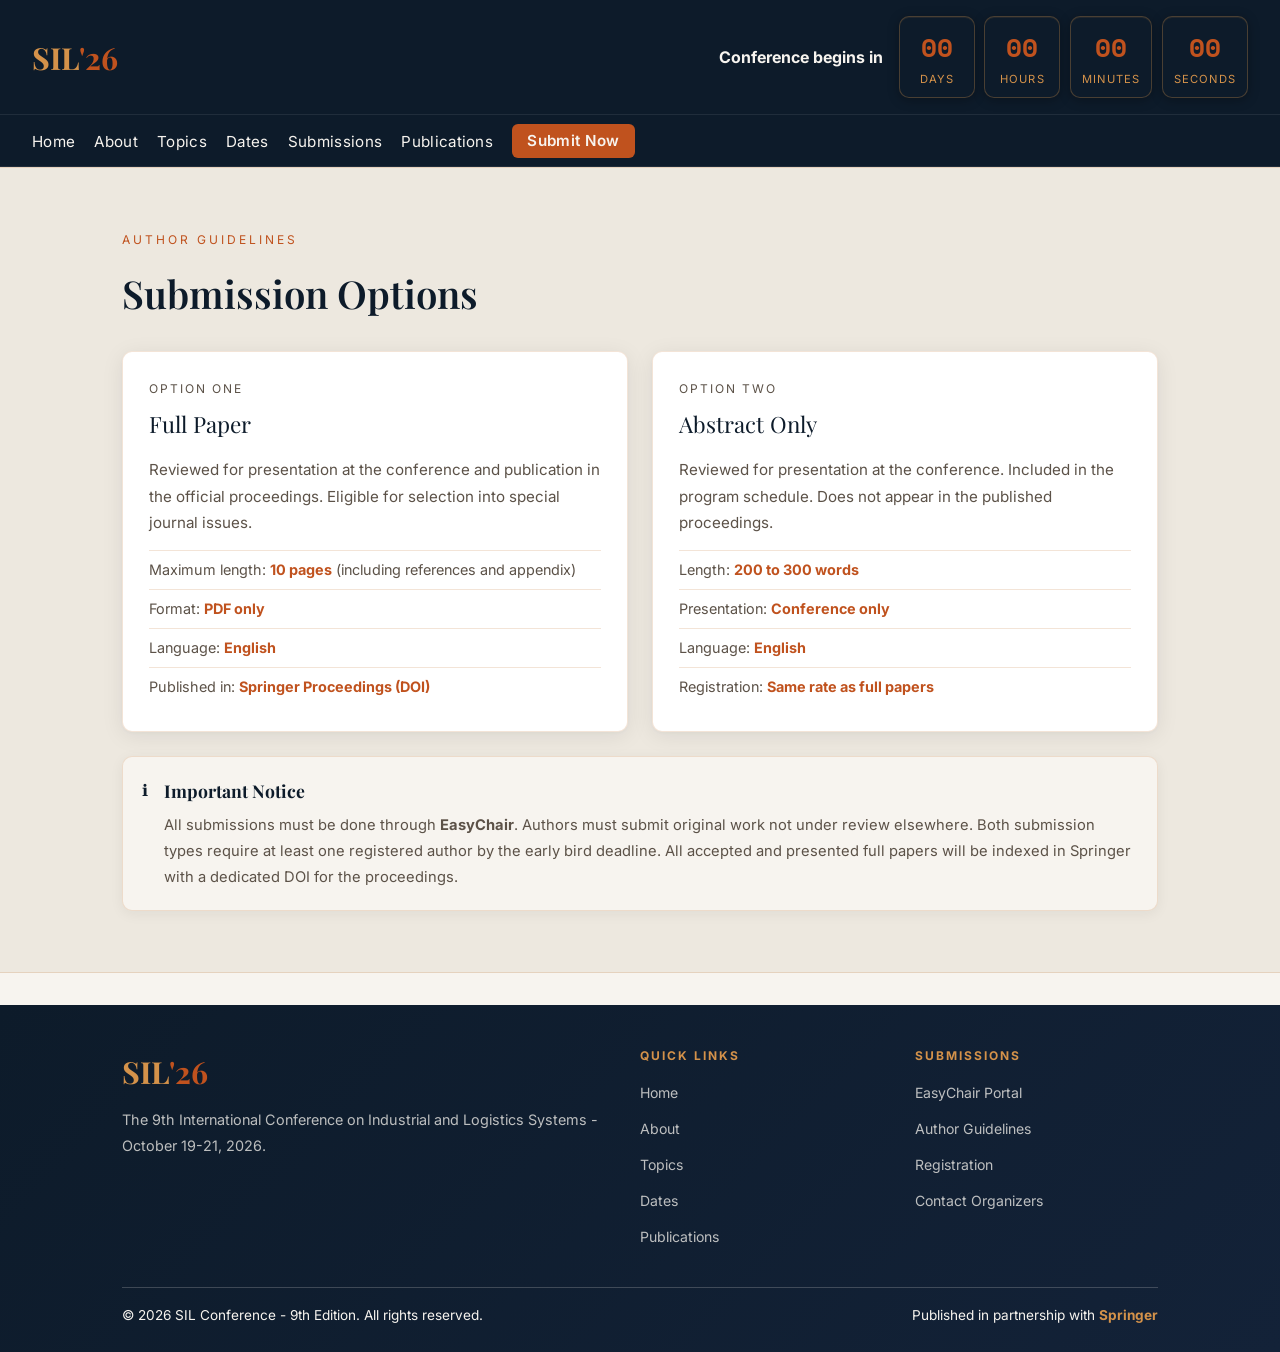
<file: submissions.html>
<!DOCTYPE html>
<html lang="en">
<head>
<meta charset="UTF-8">
<meta name="viewport" content="width=device-width, initial-scale=1.0">
<title>SIL'2026 - Submissions</title>
<link rel="preconnect" href="https://fonts.googleapis.com">
<link href="https://fonts.googleapis.com/css2?family=Playfair+Display:wght@600;700&family=Inter:wght@400;500;600&family=Space+Mono:wght@700&display=swap" rel="stylesheet">
<style>
  *, *::before, *::after { margin: 0; padding: 0; box-sizing: border-box; }

  :root {
    --primary-dark: #0D1B2A;
    --accent: #C0521E;
    --accent-hover: #A34218;
    --accent-warm: #D4924A;
    --surface-light: #F7F4EF;
    --surface-mid: #EDE8DF;
    --text-primary: #0D1B2A;
    --text-secondary: #5C5248;
    --text-on-dark: #F7F4EF;
    --border-ghost: rgba(196, 120, 55, 0.2);
    --font-display: 'Playfair Display', serif;
    --font-body: 'Inter', sans-serif;
    --font-mono: 'Space Mono', monospace;
  }

  html { scroll-behavior: auto; }

  body {
    background: var(--surface-light);
    color: var(--text-primary);
    font-family: var(--font-body);
    font-weight: 400;
    line-height: 1.75;
  }

  a { color: var(--accent); text-decoration: none; }
  a:hover { color: var(--accent-hover); }

  .site-header {
    position: sticky; top: 0; z-index: 10;
    background: var(--primary-dark);
    border-bottom: 1px solid rgba(255, 255, 255, 0.08);
  }
  .topbar {
    display: flex; flex-wrap: wrap; align-items: center; justify-content: space-between;
    padding: 1rem 2rem; gap: 1rem;
  }
  .brand { font-family: var(--font-display); font-size: 1.9rem; font-weight: 700; color: var(--accent-warm); }
  .brand span { color: var(--accent); }
  .header-countdown { display: flex; align-items: center; gap: 1rem; color: var(--text-on-dark); }
  .header-countdown-title { font-weight: 700; font-size: 1rem; color: var(--text-on-dark); }
  .cd-blocks { display: flex; gap: 0.6rem; flex-wrap: wrap; }
  .cd-block {
    min-width: 76px; padding: 0.5rem 0.7rem; border-radius: 10px;
    background: var(--primary-dark); border: 1px solid rgba(212,146,74,0.3);
    text-align: center; box-shadow: 0 2px 12px rgba(0,0,0,0.3), inset 0 1px 0 rgba(212,146,74,0.1);
  }
  .cd-value { display: block; font-family: var(--font-mono); font-weight: 700; font-size: 1.6rem; color: var(--accent); transform-origin: center bottom; }
  .cd-label { display: block; font-size: 0.7rem; text-transform: uppercase; letter-spacing: 0.1em; color: var(--accent-warm); }
  .cd-value.flip { animation: flipDigit 0.25s ease-out; }
  .cd-value.pulse { animation: pulseDigit 0.3s ease-out; }

  .site-nav { border-top: 1px solid rgba(255,255,255,0.08); background: var(--primary-dark); }
  .site-nav ul { list-style: none; display: flex; flex-wrap: wrap; gap: 1.2rem; padding: 0.7rem 2rem; align-items: center; margin: 0; }
  .site-nav a { font-size: 0.95rem; color: var(--text-on-dark); letter-spacing: 0.02em; position: relative; }
  .site-nav a::after { content: ''; position: absolute; left: 0; bottom: -6px; width: 0; height: 1.5px; background: var(--accent); transition: width 0.2s ease; }
  .site-nav a:hover::after { width: 100%; }
  .nav-links { list-style: none; display: flex; flex-wrap: wrap; gap: 1.4rem; padding: 0.8rem 2rem; align-items: center; }
  .nav-cta { background: var(--accent); color: #fff; padding: 0.45rem 0.95rem; border-radius: 6px; font-weight: 600; transition: background 0.2s; }
  .nav-cta:hover { background: var(--accent-hover); }

  section { padding: 3.8rem 0; position: relative; }
  .container { max-width: 1100px; margin: 0 auto; padding: 0 2rem; }
  .section-label { font-size: 0.75rem; letter-spacing: 3px; text-transform: uppercase; color: var(--accent); margin-bottom: 0.6rem; }
  .section-title { font-family: var(--font-display); font-size: clamp(2rem, 3vw, 2.6rem); font-weight: 600; margin-bottom: 1rem; }

  #submissions {
    background: var(--surface-mid);
    border-top: 1px solid var(--border-ghost); border-bottom: 1px solid var(--border-ghost);
  }
  #submissions .inner { display: grid; grid-template-columns: 1fr 1fr; gap: 1.5rem; margin-top: 1.5rem; }

  .tilt-card { transition: transform 0.18s ease, box-shadow 0.18s ease; will-change: transform; cursor: default; }

  .sub-card {
    background: #fff; border: 1px solid var(--border-ghost); border-radius: 10px;
    padding: 1.6rem; box-shadow: 0 4px 22px rgba(13,27,42,0.08), 0 1px 4px rgba(13,27,42,0.04);
  }
  .sub-type { font-size: 0.75rem; letter-spacing: 2px; text-transform: uppercase; color: var(--text-secondary); }
  .sub-title { font-family: var(--font-display); font-size: 1.4rem; margin: 0.4rem 0 0.8rem; color: var(--text-primary); }
  .sub-desc { color: var(--text-secondary); font-size: 0.95rem; margin-bottom: 0.8rem; }
  .sub-detail { font-size: 0.9rem; color: var(--text-secondary); padding: 0.4rem 0; border-top: 1px solid var(--border-ghost); }
  .sub-detail strong { color: var(--accent); }
  .sub-note {
    background: var(--surface-light); border: 1px solid var(--border-ghost); border-radius: 10px;
    padding: 1.2rem; grid-column: 1 / -1; display: flex; gap: 1rem;
    box-shadow: 0 3px 14px rgba(13,27,42,0.06);
  }
  .sub-note h4 { font-family: var(--font-display); font-size: 1.1rem; margin-bottom: 0.4rem; }
  .sub-note p { color: var(--text-secondary); font-size: 0.92rem; }

  footer {
    background: linear-gradient(135deg, var(--primary-dark), #132238);
    color: var(--text-on-dark); padding: 2.5rem 0 1.5rem; margin-top: 2rem;
  }
  .footer-inner { max-width: 1100px; margin: 0 auto; padding: 0 2rem; }
  .footer-grid { display: grid; grid-template-columns: 2fr 1fr 1fr; gap: 2rem; margin-bottom: 1.8rem; }
  .footer-brand .brand { color: var(--accent-warm); display: block; margin-bottom: 0.6rem; }
  .footer-brand p { font-size: 0.9rem; color: rgba(247,244,239,0.75); }
  .footer-col h4 { font-size: 0.75rem; letter-spacing: 2px; text-transform: uppercase; margin-bottom: 0.8rem; color: var(--accent-warm); }
  .footer-col ul { list-style: none; }
  .footer-col li { margin-bottom: 0.5rem; }
  .footer-col a { color: rgba(247,244,239,0.75); font-size: 0.88rem; }
  .footer-col a:hover { color: var(--text-on-dark); }
  .footer-bottom { border-top: 1px solid rgba(247,244,239,0.2); padding-top: 1rem; display: flex; justify-content: space-between; gap: 1rem; flex-wrap: wrap; font-size: 0.85rem; }

  .reveal { opacity: 0; transform: translateY(18px); transition: opacity 0.7s ease, transform 0.7s ease; }
  .reveal.visible { opacity: 1; transform: none; }
  .reveal-delay-1 { transition-delay: 0.12s; }
  .reveal-delay-2 { transition-delay: 0.22s; }

  @keyframes flipDigit { from { transform: rotateX(90deg); } to { transform: rotateX(0deg); } }
  @keyframes pulseDigit {
    0% { transform: scale(1); color: var(--accent); }
    50% { transform: scale(1.15); color: var(--accent-warm); }
    100% { transform: scale(1); color: var(--accent); }
  }

  @media (max-width: 900px) { #submissions .inner { grid-template-columns: 1fr; } }
  @media (max-width: 768px) { .nav-links { gap: 0.8rem; } .footer-grid { grid-template-columns: 1fr; } .header-countdown { display: none; } }
</style>
</head>
<body>
<header class="site-header">
  <div class="topbar">
    <div class="brand">SIL<span>'26</span></div>
    <div class="header-countdown">
      <span class="header-countdown-title">Conference begins in</span>
      <div class="cd-blocks">
        <div class="cd-block"><span class="cd-value" id="cd-days">--</span><span class="cd-label">Days</span></div>
        <div class="cd-block"><span class="cd-value" id="cd-hours">--</span><span class="cd-label">Hours</span></div>
        <div class="cd-block"><span class="cd-value" id="cd-mins">--</span><span class="cd-label">Minutes</span></div>
        <div class="cd-block"><span class="cd-value" id="cd-secs">--</span><span class="cd-label">Seconds</span></div>
      </div>
    </div>
  </div>
  <nav class="site-nav" aria-label="Main navigation">
    <ul class="nav-links">
      <li><a href="index.html">Home</a></li>
      <li><a href="about.html">About</a></li>
      <li><a href="topics.html">Topics</a></li>
      <li><a href="dates.html">Dates</a></li>
      <li><a href="submissions.html">Submissions</a></li>
      <li><a href="publications.html">Publications</a></li>
      <li><a href="https://easychair.org" target="_blank" class="nav-cta">Submit Now</a></li>
    </ul>
  </nav>
</header>

<section id="submissions">
  <div class="container">
    <p class="section-label reveal">Author Guidelines</p>
    <h2 class="section-title reveal reveal-delay-1">Submission Options</h2>
    <div class="inner">
      <div class="sub-card tilt-card reveal">
        <div class="sub-type">Option One</div>
        <div class="sub-title">Full Paper</div>
        <p class="sub-desc">Reviewed for presentation at the conference and publication in the official proceedings. Eligible for selection into special journal issues.</p>
        <div class="sub-detail">Maximum length: <strong>10 pages</strong> (including references and appendix)</div>
        <div class="sub-detail">Format: <strong>PDF only</strong></div>
        <div class="sub-detail">Language: <strong>English</strong></div>
        <div class="sub-detail">Published in: <strong>Springer Proceedings (DOI)</strong></div>
      </div>
      <div class="sub-card tilt-card reveal reveal-delay-1">
        <div class="sub-type">Option Two</div>
        <div class="sub-title">Abstract Only</div>
        <p class="sub-desc">Reviewed for presentation at the conference. Included in the program schedule. Does not appear in the published proceedings.</p>
        <div class="sub-detail">Length: <strong>200 to 300 words</strong></div>
        <div class="sub-detail">Presentation: <strong>Conference only</strong></div>
        <div class="sub-detail">Language: <strong>English</strong></div>
        <div class="sub-detail">Registration: <strong>Same rate as full papers</strong></div>
      </div>
      <div class="sub-note tilt-card reveal reveal-delay-2">
        <div class="sub-note-icon">ℹ</div>
        <div>
          <h4>Important Notice</h4>
          <p>All submissions must be done through <strong>EasyChair</strong>. Authors must submit original work not under review elsewhere. Both submission types require at least one registered author by the early bird deadline. All accepted and presented full papers will be indexed in Springer with a dedicated DOI for the proceedings.</p>
        </div>
      </div>
    </div>
  </div>
</section>

<footer>
  <div class="footer-inner">
    <div class="footer-grid">
      <div class="footer-brand">
        <span class="brand">SIL<span>'26</span></span>
        <p>The 9th International Conference on Industrial and Logistics Systems - October 19-21, 2026.</p>
      </div>
      <div class="footer-col">
        <h4>Quick Links</h4>
        <ul>
          <li><a href="index.html">Home</a></li>
          <li><a href="about.html">About</a></li>
          <li><a href="topics.html">Topics</a></li>
          <li><a href="dates.html">Dates</a></li>
          <li><a href="publications.html">Publications</a></li>
        </ul>
      </div>
      <div class="footer-col">
        <h4>Submissions</h4>
        <ul>
          <li><a href="https://easychair.org" target="_blank">EasyChair Portal</a></li>
          <li><a href="submissions.html">Author Guidelines</a></li>
          <li><a href="dates.html">Registration</a></li>
          <li><a href="about.html">Contact Organizers</a></li>
        </ul>
      </div>
    </div>
    <div class="footer-bottom">
      <span>© 2026 SIL Conference - 9th Edition. All rights reserved.</span>
      <span>Published in partnership with <strong style="color:var(--accent-warm)">Springer</strong></span>
    </div>
  </div>
</footer>

<script>
let prevValues = { days: null, hours: null, mins: null, secs: null };
const updateCountdown = () => {
  const diff = new Date('2026-10-22T09:00:00') - new Date();
  const daysEl = document.getElementById('cd-days');
  if (!daysEl) return;
  if (diff <= 0) { ['cd-days','cd-hours','cd-mins','cd-secs'].forEach(id => document.getElementById(id).textContent = '00'); return; }
  const next = {
    days:  String(Math.floor(diff / 86400000)).padStart(2,'0'),
    hours: String(Math.floor((diff % 86400000) / 3600000)).padStart(2,'0'),
    mins:  String(Math.floor((diff % 3600000) / 60000)).padStart(2,'0'),
    secs:  String(Math.floor((diff % 60000) / 1000)).padStart(2,'0')
  };
  [['days','cd-days'],['hours','cd-hours'],['mins','cd-mins'],['secs','cd-secs']].forEach(([key, id]) => {
    const el = document.getElementById(id);
    if (prevValues[key] !== next[key]) { el.classList.remove('flip','pulse'); void el.offsetWidth; el.classList.add('flip','pulse'); el.textContent = next[key]; }
  });
  prevValues = next;
};
updateCountdown();
setInterval(updateCountdown, 1000);

const revealItems = document.querySelectorAll('.reveal');
if (revealItems.length) {
  const obs = new IntersectionObserver((entries) => {
    entries.forEach(e => { if (e.isIntersecting) { e.target.classList.add('visible'); obs.unobserve(e.target); } });
  }, { threshold: 0.12 });
  revealItems.forEach(el => obs.observe(el));
}

document.querySelectorAll('.tilt-card').forEach(card => {
  card.addEventListener('mousemove', (e) => {
    const r = card.getBoundingClientRect();
    const x = (e.clientX - r.left) / r.width - 0.5;
    const y = (e.clientY - r.top) / r.height - 0.5;
    card.style.transform = `perspective(700px) rotateY(${x * 8}deg) rotateX(${-y * 8}deg) translateZ(6px)`;
    card.style.boxShadow = `${-x * 18}px ${y * 4 + 10}px 30px rgba(13,27,42,0.16), 0 2px 8px rgba(13,27,42,0.08)`;
  });
  card.addEventListener('mouseleave', () => { card.style.transform = ''; card.style.boxShadow = ''; });
});
</script>
</body>
</html>
</file>
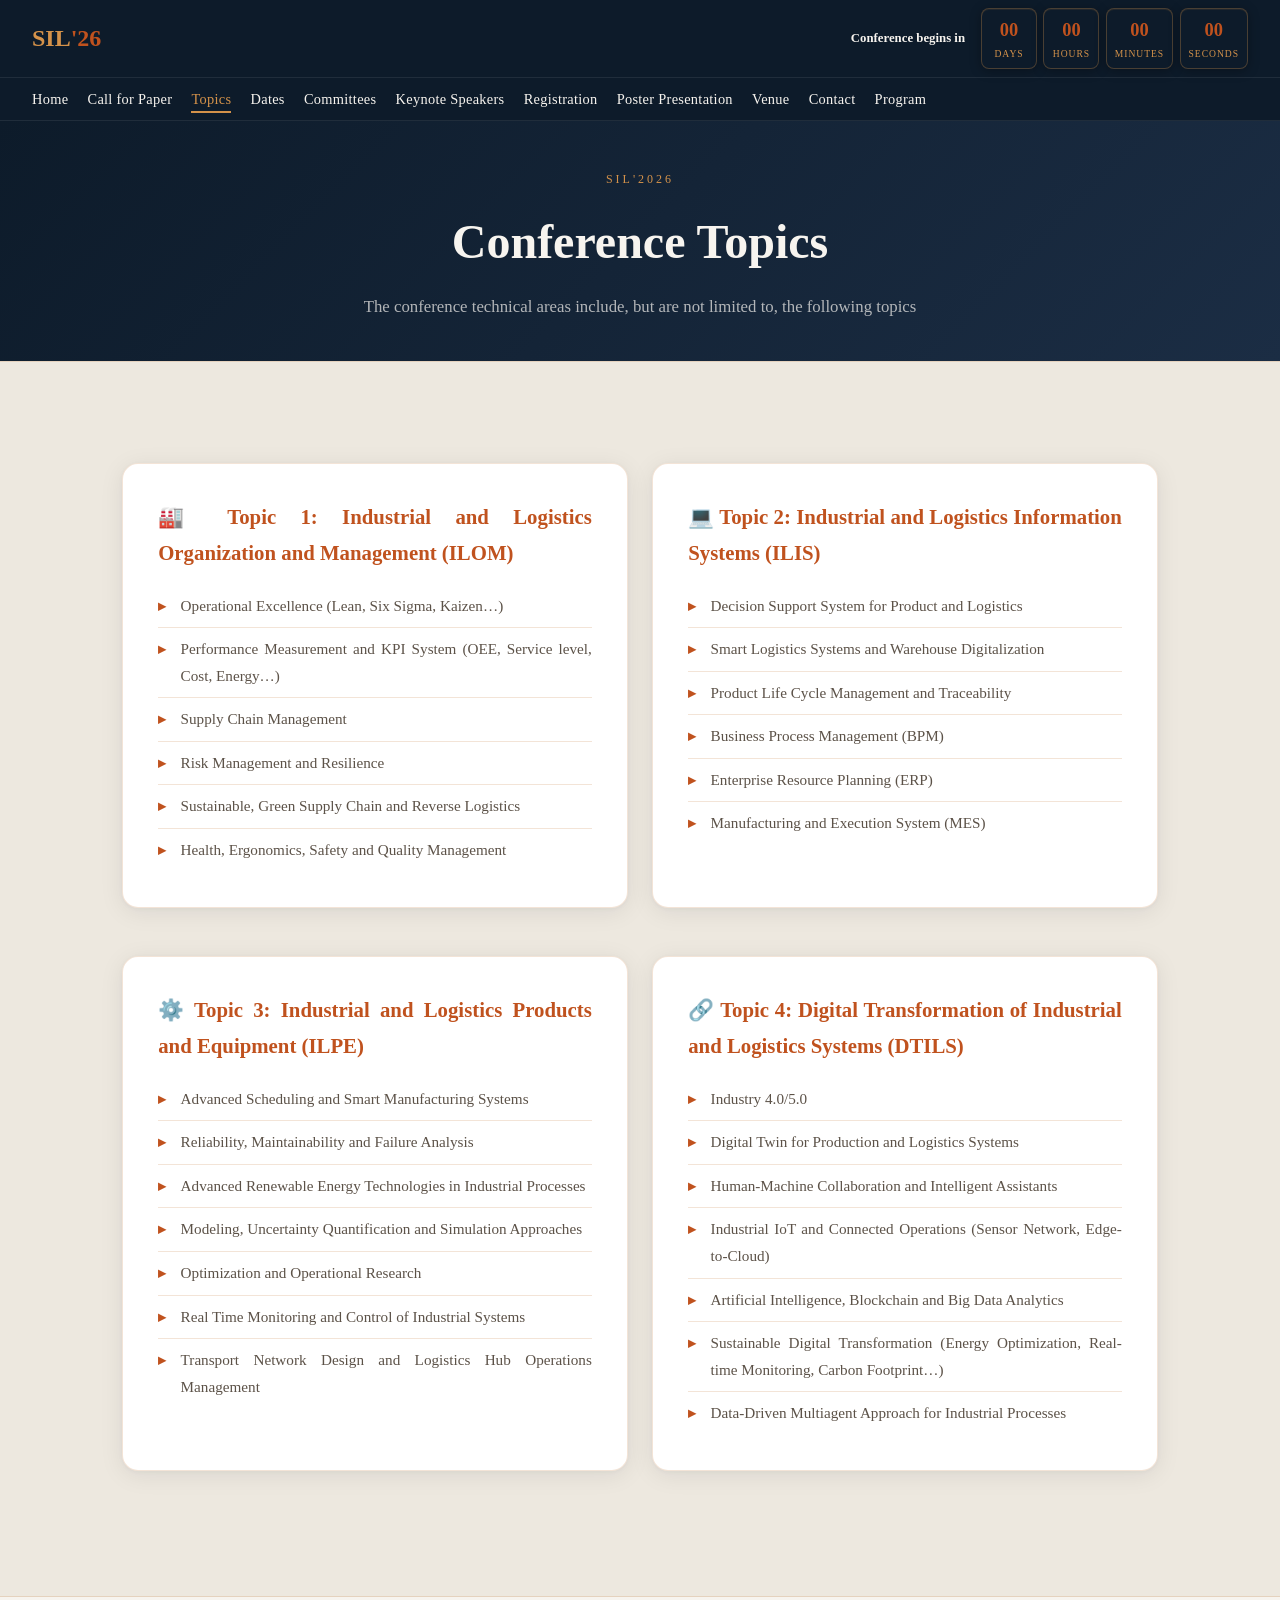
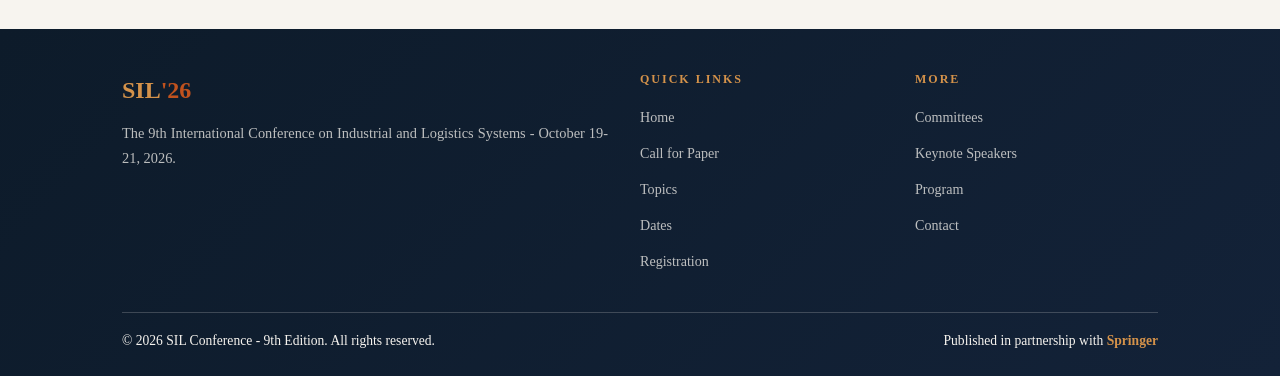
<file: topics.html>
<!DOCTYPE html>
<html lang="en">
<head>
<meta charset="UTF-8">
<meta name="viewport" content="width=device-width, initial-scale=1.0">
<title>SIL'2026 - Topics</title>
<link rel="preconnect" href="https://fonts.googleapis.com">
<link href="https://fonts.googleapis.com/css2?family=Playfair+Display:wght@600;700&family=Inter:wght@400;500;600&family=Space+Mono:wght@700&display=swap" rel="stylesheet">
<link rel="stylesheet" href="styles.css">
</head>
<body>

<header class="site-header">
  <div class="topbar">
    <div class="brand">SIL<span>'26</span></div>
    <div class="header-countdown">
      <span class="header-countdown-title">Conference begins in</span>
      <div class="cd-blocks">
        <div class="cd-block"><span class="cd-value" id="cd-days">--</span><span class="cd-label">Days</span></div>
        <div class="cd-block"><span class="cd-value" id="cd-hours">--</span><span class="cd-label">Hours</span></div>
        <div class="cd-block"><span class="cd-value" id="cd-mins">--</span><span class="cd-label">Minutes</span></div>
        <div class="cd-block"><span class="cd-value" id="cd-secs">--</span><span class="cd-label">Seconds</span></div>
      </div>
    </div>
  </div>
  <nav class="site-nav" aria-label="Main navigation">
    <ul class="nav-links">
      <li><a href="index.html">Home</a></li>
      <li><a href="call-for-paper.html">Call for Paper</a></li>
      <li><a href="topics.html" class="nav-active">Topics</a></li>
      <li><a href="dates.html">Dates</a></li>
      <li><a href="committees.html">Committees</a></li>
      <li><a href="keynote-speakers.html">Keynote Speakers</a></li>
      <li><a href="registration.html">Registration</a></li>
      <li><a href="poster.html">Poster Presentation</a></li>
      <li><a href="venue.html">Venue</a></li>
      <li><a href="contact.html">Contact</a></li>
      <li><a href="program.html">Program</a></li>
    </ul>
  </nav>
</header>

<section class="page-hero">
  <div class="container">
    <p class="section-label">SIL'2026</p>
    <h1 class="section-title">Conference Topics</h1>
    <p class="page-subtitle">The conference technical areas include, but are not limited to, the following topics</p>
  </div>
</section>

<section class="content-section">
  <div class="container" style="padding-top:2.5rem; padding-bottom:2.5rem;">
    <div class="topics-grid">

      <div class="content-card reveal">
        <h3>🏭 Topic 1: Industrial and Logistics Organization and Management (ILOM)</h3>
        <ul>
          <li>Operational Excellence (Lean, Six Sigma, Kaizen…)</li>
          <li>Performance Measurement and KPI System (OEE, Service level, Cost, Energy…)</li>
          <li>Supply Chain Management</li>
          <li>Risk Management and Resilience</li>
          <li>Sustainable, Green Supply Chain and Reverse Logistics</li>
          <li>Health, Ergonomics, Safety and Quality Management</li>
        </ul>
      </div>

      <div class="content-card reveal">
        <h3>💻 Topic 2: Industrial and Logistics Information Systems (ILIS)</h3>
        <ul>
          <li>Decision Support System for Product and Logistics</li>
          <li>Smart Logistics Systems and Warehouse Digitalization</li>
          <li>Product Life Cycle Management and Traceability</li>
          <li>Business Process Management (BPM)</li>
          <li>Enterprise Resource Planning (ERP)</li>
          <li>Manufacturing and Execution System (MES)</li>
        </ul>
      </div>

      <div class="content-card reveal">
        <h3>⚙️ Topic 3: Industrial and Logistics Products and Equipment (ILPE)</h3>
        <ul>
          <li>Advanced Scheduling and Smart Manufacturing Systems</li>
          <li>Reliability, Maintainability and Failure Analysis</li>
          <li>Advanced Renewable Energy Technologies in Industrial Processes</li>
          <li>Modeling, Uncertainty Quantification and Simulation Approaches</li>
          <li>Optimization and Operational Research</li>
          <li>Real Time Monitoring and Control of Industrial Systems</li>
          <li>Transport Network Design and Logistics Hub Operations Management</li>
        </ul>
      </div>

      <div class="content-card reveal">
        <h3>🔗 Topic 4: Digital Transformation of Industrial and Logistics Systems (DTILS)</h3>
        <ul>
          <li>Industry 4.0/5.0</li>
          <li>Digital Twin for Production and Logistics Systems</li>
          <li>Human-Machine Collaboration and Intelligent Assistants</li>
          <li>Industrial IoT and Connected Operations (Sensor Network, Edge-to-Cloud)</li>
          <li>Artificial Intelligence, Blockchain and Big Data Analytics</li>
          <li>Sustainable Digital Transformation (Energy Optimization, Real-time Monitoring, Carbon Footprint…)</li>
          <li>Data-Driven Multiagent Approach for Industrial Processes</li>
        </ul>
      </div>

    </div>
  </div>
</section>

<footer>
  <div class="footer-inner">
    <div class="footer-grid">
      <div class="footer-brand">
        <span class="brand">SIL<span>'26</span></span>
        <p>The 9th International Conference on Industrial and Logistics Systems - October 19-21, 2026.</p>
      </div>
      <div class="footer-col">
        <h4>Quick Links</h4>
        <ul>
          <li><a href="index.html">Home</a></li>
          <li><a href="call-for-paper.html">Call for Paper</a></li>
          <li><a href="topics.html">Topics</a></li>
          <li><a href="dates.html">Dates</a></li>
          <li><a href="registration.html">Registration</a></li>
        </ul>
      </div>
      <div class="footer-col">
        <h4>More</h4>
        <ul>
          <li><a href="committees.html">Committees</a></li>
          <li><a href="keynote-speakers.html">Keynote Speakers</a></li>
          <li><a href="program.html">Program</a></li>
          <li><a href="contact.html">Contact</a></li>
        </ul>
      </div>
    </div>
    <div class="footer-bottom">
      <span>&copy; 2026 SIL Conference - 9th Edition. All rights reserved.</span>
      <span>Published in partnership with <strong style="color:var(--accent-warm)">Springer</strong></span>
    </div>
  </div>
</footer>

<script src="main.js"></script>
</body>
</html>
</file>
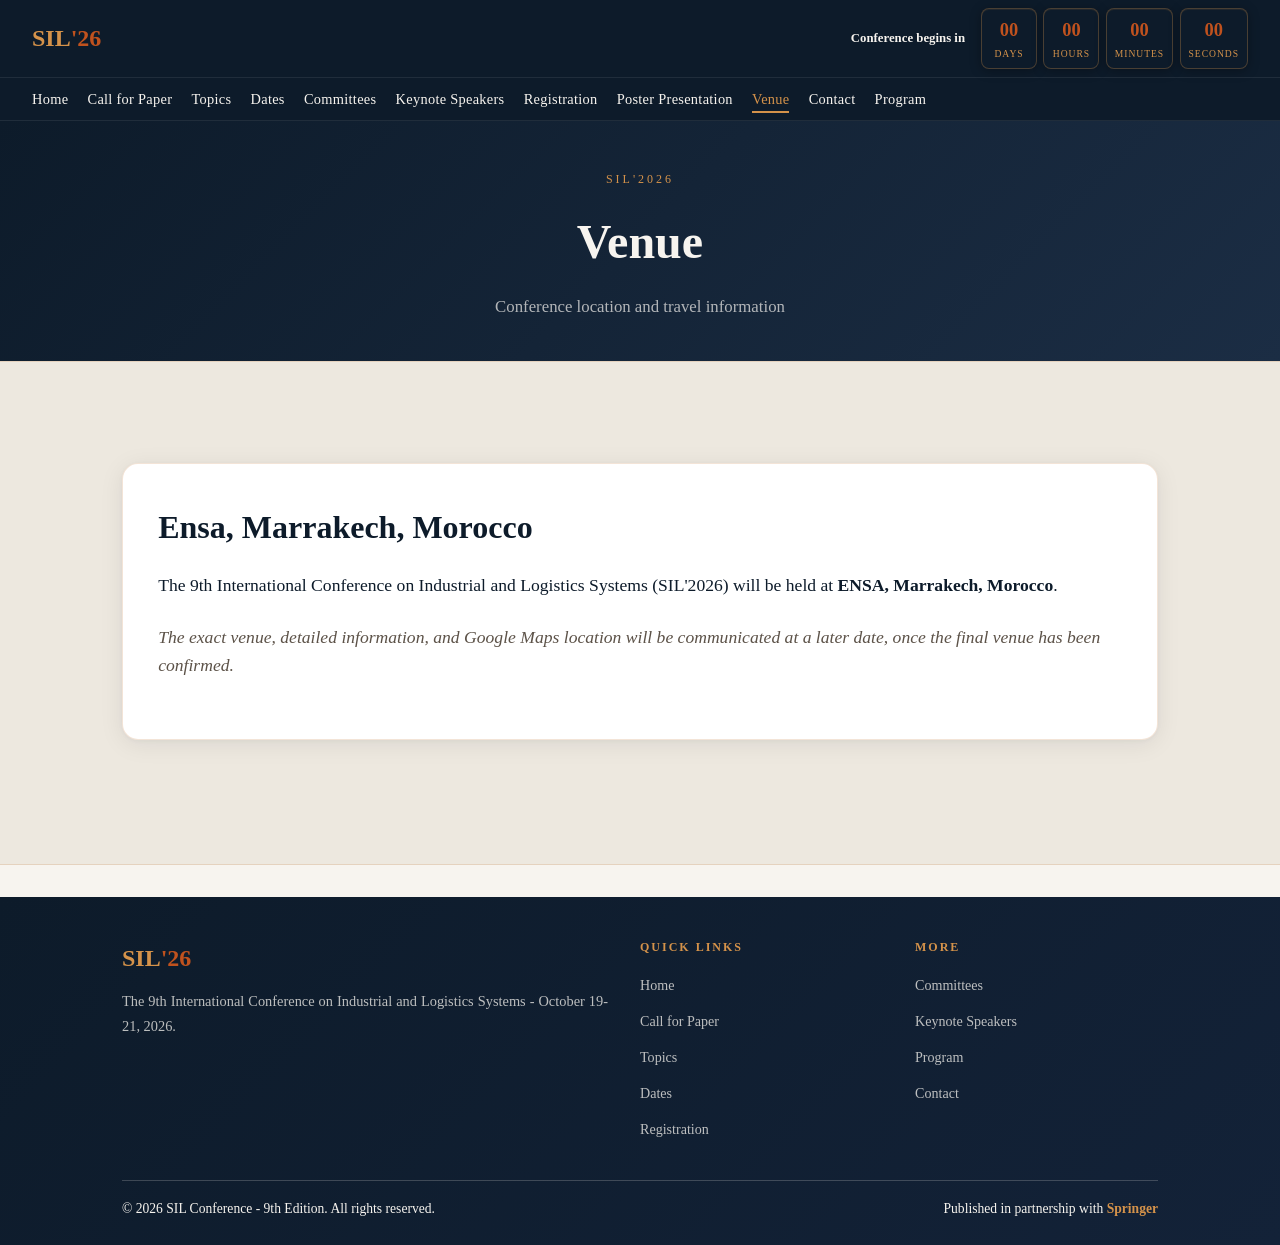
<file: venue.html>
<!DOCTYPE html>
<html lang="en">

<head>
  <meta charset="UTF-8">
  <meta name="viewport" content="width=device-width, initial-scale=1.0">
  <title>SIL'2026 - Venue</title>
  <link rel="preconnect" href="https://fonts.googleapis.com">
  <link
    href="https://fonts.googleapis.com/css2?family=Playfair+Display:wght@600;700&family=Inter:wght@400;500;600&family=Space+Mono:wght@700&display=swap"
    rel="stylesheet">
  <link rel="stylesheet" href="styles.css">
</head>

<body>

  <header class="site-header">
    <div class="topbar">
      <div class="brand">SIL<span>'26</span></div>
      <div class="header-countdown">
        <span class="header-countdown-title">Conference begins in</span>
        <div class="cd-blocks">
          <div class="cd-block"><span class="cd-value" id="cd-days">--</span><span class="cd-label">Days</span></div>
          <div class="cd-block"><span class="cd-value" id="cd-hours">--</span><span class="cd-label">Hours</span></div>
          <div class="cd-block"><span class="cd-value" id="cd-mins">--</span><span class="cd-label">Minutes</span></div>
          <div class="cd-block"><span class="cd-value" id="cd-secs">--</span><span class="cd-label">Seconds</span></div>
        </div>
      </div>
    </div>
    <nav class="site-nav" aria-label="Main navigation">
      <ul class="nav-links">
        <li><a href="index.html">Home</a></li>
        <li><a href="call-for-paper.html">Call for Paper</a></li>
        <li><a href="topics.html">Topics</a></li>
        <li><a href="dates.html">Dates</a></li>
        <li><a href="committees.html">Committees</a></li>
        <li><a href="keynote-speakers.html">Keynote Speakers</a></li>
        <li><a href="registration.html">Registration</a></li>
        <li><a href="poster.html">Poster Presentation</a></li>
        <li><a href="venue.html" class="nav-active">Venue</a></li>
        <li><a href="contact.html">Contact</a></li>
        <li><a href="program.html">Program</a></li>
      </ul>
    </nav>
  </header>

  <section class="page-hero">
    <div class="container">
      <p class="section-label">SIL'2026</p>
      <h1 class="section-title">Venue</h1>
      <p class="page-subtitle">Conference location and travel information</p>
    </div>
  </section>

  <section class="content-section">
    <div class="container" style="padding-top:2.5rem; padding-bottom:2.5rem;">
      <div class="content-card reveal">
        <div style="text-align: left;">
          <h2
            style="color: var(--primary-dark); font-family: var(--font-display); font-size: 2rem; margin-bottom: 1rem;">
            Ensa, Marrakech, Morocco</h2>
          <p style="font-size: 1.1rem; line-height: 1.6; margin-bottom: 1.5rem; color: var(--text-dark);">
            The 9th International Conference on Industrial and Logistics Systems (SIL'2026) will be held at
            <strong>ENSA, Marrakech, Morocco</strong>.
          </p>
          <p
            style="font-size: 1.1rem; line-height: 1.6; margin-bottom: 1.5rem; color: var(--text-secondary); font-style: italic;">
            The exact venue, detailed information, and Google Maps location will be communicated at a later date, once
            the final venue has been confirmed.
          </p>
        </div>
      </div>
    </div>
  </section>

  <footer>
    <div class="footer-inner">
      <div class="footer-grid">
        <div class="footer-brand">
          <span class="brand">SIL<span>'26</span></span>
          <p>The 9th International Conference on Industrial and Logistics Systems - October 19-21, 2026.</p>
        </div>
        <div class="footer-col">
          <h4>Quick Links</h4>
          <ul>
            <li><a href="index.html">Home</a></li>
            <li><a href="call-for-paper.html">Call for Paper</a></li>
            <li><a href="topics.html">Topics</a></li>
            <li><a href="dates.html">Dates</a></li>
            <li><a href="registration.html">Registration</a></li>
          </ul>
        </div>
        <div class="footer-col">
          <h4>More</h4>
          <ul>
            <li><a href="committees.html">Committees</a></li>
            <li><a href="keynote-speakers.html">Keynote Speakers</a></li>
            <li><a href="program.html">Program</a></li>
            <li><a href="contact.html">Contact</a></li>
          </ul>
        </div>
      </div>
      <div class="footer-bottom">
        <span>&copy; 2026 SIL Conference - 9th Edition. All rights reserved.</span>
        <span>Published in partnership with <strong style="color:var(--accent-warm)">Springer</strong></span>
      </div>
    </div>
  </footer>
  <script src="main.js"></script>
</body>

</html>
</file>
<file: styles.css>
@import url('https://cdnjs.cloudflare.com/ajax/libs/font-awesome/6.4.0/css/all.min.css');
*, *::before, *::after { margin: 0; padding: 0; box-sizing: border-box; }

:root {
  --primary-dark: #0D1B2A;
  --accent: #C0521E;
  --accent-hover: #A34218;
  --accent-warm: #D4924A;
  --surface-light: #F7F4EF;
  --surface-mid: #EDE8DF;
  --text-primary: #0D1B2A;
  --text-secondary: #5C5248;
  --text-on-dark: #F7F4EF;
  --border-ghost: rgba(196, 120, 55, 0.2);
  --font-display: 'Times New Roman', Times, Baskerville, Georgia, serif;
  --font-body: 'Times New Roman', Times, Baskerville, Georgia, serif;
  --font-mono: 'Times New Roman', Times, Baskerville, Georgia, serif;
}

html { scroll-behavior: smooth; }

body {
  background: var(--surface-light);
  color: var(--text-primary);
  font-family: var(--font-body);
  font-weight: 400;
  line-height: 1.75;
  text-align: justify;
}

a { color: var(--accent); text-decoration: none; }
a:hover { color: var(--accent-hover); }

/* ── HEADER ── */
.site-header {
  position: sticky; top: 0; z-index: 10;
  background: var(--primary-dark);
  border-bottom: 1px solid rgba(255, 255, 255, 0.08);
}
.topbar {
  display: flex; flex-wrap: wrap; align-items: center; justify-content: space-between;
  padding: 0.5rem 2rem; gap: 0.6rem;
}
.brand {
  font-family: var(--font-display);
  font-size: 1.5rem;
  font-weight: 700;
  color: var(--accent-warm);
}
.brand span { color: var(--accent); }
.header-countdown {
  display: flex; align-items: center; gap: 1rem;
  font-family: var(--font-display); color: var(--text-on-dark);
}
.header-countdown-title {
  font-weight: 700; font-size: 0.8rem; color: var(--text-on-dark);
}
.cd-blocks { display: flex; gap: 0.4rem; flex-wrap: wrap; }
.cd-block {
  min-width: 56px; padding: 0.3rem 0.5rem; border-radius: 8px;
  background: var(--primary-dark);
  border: 1px solid rgba(212, 146, 74, 0.3);
  text-align: center;
  box-shadow: 0 2px 12px rgba(0,0,0,0.3), inset 0 1px 0 rgba(212,146,74,0.1);
}
.cd-value {
  display: block; font-family: var(--font-mono); font-weight: 700;
  font-size: 1.15rem; color: var(--accent); transform-origin: center bottom;
}
.cd-label {
  display: block; font-family: var(--font-body); font-size: 0.6rem;
  text-transform: uppercase; letter-spacing: 0.1em; color: var(--accent-warm);
}
.cd-value.flip { animation: flipDigit 0.25s ease-out; }
.cd-value.pulse { animation: pulseDigit 0.3s ease-out; }

/* ── NAV ── */
.site-nav {
  border-top: 1px solid rgba(255,255,255,0.08);
  background: var(--primary-dark);
  overflow-x: auto;
}
.site-nav ul {
  list-style: none; display: flex; flex-wrap: nowrap;
  gap: 1.2rem; padding: 0.45rem 2rem; align-items: center; margin: 0;
}
.site-nav a {
  font-size: 0.9rem; font-weight: 500; color: var(--text-on-dark);
  letter-spacing: 0.02em; position: relative; white-space: nowrap;
}
.site-nav a::after {
  content: ''; position: absolute; left: 0; bottom: -6px;
  width: 0; height: 1.5px; background: var(--accent); transition: width 0.2s ease;
}
.site-nav a:hover::after { width: 100%; }
.site-nav a.nav-active { color: var(--accent-warm); }
.site-nav a.nav-active::after { width: 100%; background: var(--accent-warm); }
.nav-cta {
  background: var(--accent); color: #fff !important; padding: 0.45rem 0.95rem;
  border-radius: 6px; font-weight: 600; transition: transform 0.2s ease, background 0.2s ease;
}
.nav-cta:hover { background: var(--accent-hover); }

/* ── SECTIONS ── */
section { padding: 3.8rem 0; position: relative; }
.container { max-width: 1100px; margin: 0 auto; padding: 0 2rem; }
.section-label {
  font-size: 0.75rem; letter-spacing: 3px; text-transform: uppercase;
  color: var(--accent); margin-bottom: 0.6rem;
}
.section-title {
  font-family: var(--font-display); font-size: clamp(2rem, 3vw, 2.6rem);
  font-weight: 600; margin-bottom: 1rem;
}

/* ── HERO ── */
#hero { padding: 4.2rem 0 3.2rem; }
.hero-grid { display: grid; grid-template-columns: 2fr 1fr; gap: 2rem; align-items: stretch; }
.hero-grid > * { position: relative; z-index: 1; }
.hero-copy {
  background: #fff; border-left: 3px solid var(--accent); border-radius: 16px;
  padding: 2.2rem;
  box-shadow: 0 4px 28px rgba(13,27,42,0.09), 0 1px 4px rgba(13,27,42,0.05);
}
.hero-badge {
  display: inline-flex; padding: 0.35rem 0.9rem; border-radius: 20px;
  background: var(--surface-mid); color: var(--accent);
  font-size: 0.7rem; text-transform: uppercase; letter-spacing: 0.16em; font-weight: 600;
}
.hero-title {
  font-family: var(--font-display); font-size: 64px; line-height: 1.1;
  font-weight: 700; color: var(--text-primary); margin: 1rem 0 0.8rem;
  position: relative; z-index: 1;
}
.hero-title::before {
  content: ''; position: absolute; width: 220px; height: 120px; left: -20px; top: 10px;
  background: radial-gradient(circle, rgba(212,146,74,0.25), transparent 65%);
  filter: blur(8px); z-index: -1; animation: titleGlow 6s ease-in-out infinite;
}
.year-2026 {
  position: relative;
  display: inline;
  z-index: 1;
  padding: 0 5px;
  box-decoration-break: clone;
  -webkit-box-decoration-break: clone;
  background: linear-gradient(to top, rgba(255,145,20,0.55) 0.55em, transparent 0.55em) no-repeat left bottom;
  background-size: 0% 100%;
  border-radius: 3px;
  animation: highlighterSweep 3.4s ease-in-out infinite;
}
@keyframes highlighterSweep {
  0%, 6% { background-size: 0% 100%; }
  22% { background-size: 100% 100%; }
  78% { background-size: 100% 100%; }
  100% { background-size: 0% 100%; }
}
.hero-theme { font-size: 1rem; color: var(--text-secondary); font-style: italic; margin-bottom: 1.8rem; }
.hero-actions { display: flex; flex-wrap: wrap; gap: 0.8rem; }
.btn-primary, .btn-outline {
  display: inline-flex; align-items: center; justify-content: center;
  padding: 0.9rem 1.8rem; font-size: 0.95rem; font-weight: 600;
  border-radius: 8px; border: 1.5px solid transparent;
}
.btn-primary {
  background: var(--accent); color: #fff;
  transition: transform 0.2s ease, background 0.2s ease;
  box-shadow: 0 4px 16px rgba(192,82,30,0.32);
}
.btn-primary:hover { background: var(--accent-hover); transform: scale(1.03); }
.btn-outline {
  background: transparent; color: var(--text-primary);
  border-color: var(--text-primary); position: relative; overflow: hidden;
}
.btn-outline::before {
  content: ''; position: absolute; inset: 0;
  background: var(--primary-dark); transform: translateX(-100%);
  transition: transform 0.25s ease; z-index: 0;
}
.btn-outline span { position: relative; z-index: 1; }
.btn-outline:hover::before { transform: translateX(0); }
.btn-outline:hover { color: var(--text-on-dark); }

.hero-side { display: grid; gap: 1.4rem; align-content: space-between; }
.hero-visual-wrap { position: relative; background: transparent; }
.hero-industry-img {
  width: 100%;
  height: 320px;
  object-fit: cover;
  border-radius: 16px;
  box-shadow: 0 8px 32px rgba(13,27,42,0.25);
  display: block;
  transition: transform 0.3s ease;
}
.hero-industry-img:hover {
  transform: translateY(-4px);
  box-shadow: 0 12px 40px rgba(13,27,42,0.35);
}
.hero-card {
  background: var(--primary-dark); border-radius: 16px; padding: 1.5rem;
  color: var(--text-on-dark);
  box-shadow: 0 8px 32px rgba(13,27,42,0.38), 0 2px 8px rgba(13,27,42,0.2);
}
.hero-card h3 { font-family: var(--font-display); font-size: 1.2rem; margin-bottom: 1rem; }
.hero-card ul { list-style: none; }
.hero-card li { padding: 0.45rem 0; border-bottom: 1px solid rgba(212,146,74,0.25); font-size: 0.95rem; }
.hero-card li:last-child { border-bottom: none; }
.hero-card strong { font-weight: 600; color: var(--accent-warm); }

/* ── SPONSORS ── */
#sponsors {
  background: var(--surface-mid);
  border-top: 1px solid var(--border-ghost);
  border-bottom: 1px solid var(--border-ghost);
  padding: 3rem 0;
  overflow: hidden;
}
.sponsors-track { overflow: hidden; position: relative; }
.sponsors-track::before, .sponsors-track::after {
  content: ''; position: absolute; top: 0; bottom: 0; width: 80px; z-index: 2;
}
.sponsors-track::before { left: 0; background: linear-gradient(90deg, var(--surface-mid), transparent); }
.sponsors-track::after { right: 0; background: linear-gradient(-90deg, var(--surface-mid), transparent); }
.sponsors-slider {
  display: flex; gap: 3rem; align-items: center;
  animation: scrollLogos 18s linear infinite;
  width: max-content;
}
.sponsor-logo {
  flex-shrink: 0; background: #fff; border-radius: 12px; padding: 1.2rem 2rem;
  box-shadow: 0 2px 12px rgba(13,27,42,0.06);
  transition: transform 0.3s ease, box-shadow 0.3s ease;
}
.sponsor-logo:hover { transform: scale(1.05); box-shadow: 0 6px 24px rgba(13,27,42,0.12); }
.sponsor-logo img { height: 60px; width: auto; display: block; object-fit: contain; }
@keyframes scrollLogos {
  0% { transform: translateX(0); }
  100% { transform: translateX(-50%); }
}

/* ── PAGE CONTENT ── */
.page-hero {
  background: linear-gradient(135deg, var(--primary-dark) 0%, #1B2D44 100%);
  color: var(--text-on-dark); padding: 3rem 0 2.5rem; text-align: center;
}
.page-hero .section-label { color: var(--accent-warm); }
.page-hero .section-title { color: var(--text-on-dark); font-size: clamp(2rem,4vw,3rem); margin-bottom: 0.5rem; }
.page-hero .page-subtitle { color: rgba(247,244,239,0.7); font-size: 1.05rem; max-width: 600px; margin: 0 auto; }

.content-section {
  background: var(--surface-mid);
  border-top: 1px solid var(--border-ghost);
  border-bottom: 1px solid var(--border-ghost);
}
.content-card {
  background: #fff; border: 1px solid var(--border-ghost); border-radius: 16px;
  padding: 2.2rem; margin-bottom: 1.5rem;
  box-shadow: 0 4px 24px rgba(13,27,42,0.08), 0 1px 4px rgba(13,27,42,0.04);
  transition: transform 0.2s ease, box-shadow 0.2s ease;
}
.content-card:hover {
  transform: translateY(-2px);
  box-shadow: 0 8px 32px rgba(13,27,42,0.12), 0 2px 8px rgba(13,27,42,0.06);
}
.content-card h3 {
  font-family: var(--font-display); font-size: 1.3rem; color: var(--accent);
  margin-bottom: 0.8rem; display: flex; align-items: center; gap: 0.5rem;
}
.content-card p { color: var(--text-secondary); margin-bottom: 0.6rem; }
.content-card ul { list-style: none; padding: 0; }
.content-card ul li {
  padding: 0.5rem 0; border-bottom: 1px solid var(--border-ghost);
  color: var(--text-secondary); font-size: 0.95rem;
  padding-left: 1.4rem; position: relative;
}
.content-card ul li::before {
  content: '▸'; position: absolute; left: 0; color: var(--accent); font-weight: 700;
}
.content-card ul li:last-child { border-bottom: none; }

/* ── TOPIC CARDS ── */
.topics-grid { display: grid; grid-template-columns: repeat(2, 1fr); gap: 1.5rem; }

/* ── DATES TIMELINE ── */
.timeline { position: relative; padding-left: 2rem; }
.timeline::before {
  content: ''; position: absolute; left: 0; top: 0; bottom: 0;
  width: 3px; background: linear-gradient(180deg, var(--accent), var(--accent-warm));
  border-radius: 3px;
}
.timeline-item {
  position: relative; margin-bottom: 2rem; padding-left: 1.5rem;
}
.timeline-item::before {
  content: ''; position: absolute; left: -2.35rem; top: 0.5rem;
  width: 14px; height: 14px; border-radius: 50%;
  background: var(--accent); border: 3px solid var(--surface-light);
  box-shadow: 0 0 0 3px var(--accent);
}
.timeline-date {
  font-family: var(--font-mono); font-size: 0.85rem; color: var(--accent);
  font-weight: 700; margin-bottom: 0.3rem;
}
.timeline-title {
  font-family: var(--font-display); font-size: 1.15rem; font-weight: 600;
  margin-bottom: 0.2rem;
}

/* ── COMMITTEE GRID ── */
.committee-grid { display: grid; grid-template-columns: repeat(auto-fill, minmax(220px, 1fr)); gap: 1.2rem; }
.member-card {
  background: #fff; border: 1px solid var(--border-ghost); border-radius: 14px;
  padding: 1.5rem; text-align: center;
  box-shadow: 0 3px 14px rgba(13,27,42,0.07);
  transition: transform 0.2s ease, box-shadow 0.2s ease;
}
.member-card:hover { transform: translateY(-4px); box-shadow: 0 8px 28px rgba(13,27,42,0.12); }
.member-avatar {
  width: 80px; height: 80px; border-radius: 50%; margin: 0 auto 1rem;
  background: linear-gradient(135deg, var(--accent), var(--accent-warm));
  display: flex; align-items: center; justify-content: center;
  font-family: var(--font-display); font-size: 1.6rem; color: #fff; font-weight: 700;
  overflow: hidden;
}
.member-avatar img {
  width: 100%;
  height: 100%;
  object-fit: cover;
  border-radius: 50%;
}
.member-name { font-weight: 600; font-size: 1rem; margin-bottom: 0.2rem; }
.member-role { font-size: 0.85rem; color: var(--text-secondary); }

/* ── SPEAKER CARDS ── */
.speakers-grid { display: grid; grid-template-columns: repeat(2, 1fr); gap: 2rem; }
.speaker-card {
  background: #fff; border: 1px solid var(--border-ghost); border-radius: 16px;
  padding: 2.5rem; text-align: center;
  box-shadow: 0 4px 24px rgba(13,27,42,0.08);
  transition: transform 0.2s ease;
}
.speaker-card:hover { transform: translateY(-4px); }
.speaker-avatar {
  width: 120px; height: 120px; border-radius: 50%; margin: 0 auto 1.2rem;
  background: linear-gradient(135deg, var(--primary-dark), #1B2D44);
  display: flex; align-items: center; justify-content: center;
  font-size: 2.4rem; color: var(--accent-warm);
  box-shadow: 0 4px 20px rgba(13,27,42,0.2);
}
.speaker-name { font-family: var(--font-display); font-size: 1.3rem; font-weight: 600; margin-bottom: 0.3rem; }
.speaker-affiliation { color: var(--text-secondary); font-size: 0.95rem; }

/* ── REGISTRATION TABLE ── */
.reg-table {
  width: 100%; border-collapse: separate; border-spacing: 0;
  border-radius: 12px; overflow: hidden;
  box-shadow: 0 4px 24px rgba(13,27,42,0.08);
}
.reg-table thead th {
  background: var(--primary-dark); color: var(--text-on-dark);
  padding: 1.2rem 1.5rem; font-family: var(--font-display);
  font-size: 1rem; font-weight: 600; text-align: left;
}
.reg-table tbody td {
  padding: 1.2rem 1.5rem; background: #fff;
  border-bottom: 1px solid var(--border-ghost);
  font-size: 1rem;
}
.reg-table tbody tr:last-child td { border-bottom: none; }
.reg-table tbody tr:hover td { background: var(--surface-mid); }
.fee-amount { font-family: var(--font-mono); font-weight: 700; color: var(--accent); font-size: 1.1rem; }

/* ── WIP BANNER ── */
.wip-container {
  text-align: center; padding: 4rem 2rem;
}
.wip-icon {
  font-size: 4rem; margin-bottom: 1rem;
  animation: wobble 2s ease-in-out infinite;
}
.wip-title {
  font-family: var(--font-display); font-size: 2rem; font-weight: 600;
  margin-bottom: 0.6rem;
}
.wip-text { color: var(--text-secondary); font-size: 1.1rem; max-width: 500px; margin: 0 auto; }

/* ── CONTACT ── */
.contact-grid { display: grid; grid-template-columns: repeat(2, 1fr); gap: 2rem; }
.contact-card {
  background: #fff; border: 1px solid var(--border-ghost); border-radius: 14px;
  padding: 2rem; text-align: center;
  box-shadow: 0 3px 14px rgba(13,27,42,0.07);
  transition: transform 0.2s ease;
}
.contact-card:hover { transform: translateY(-3px); }
.contact-icon {
  font-size: 2.4rem; margin-bottom: 0.8rem;
  background: linear-gradient(135deg, var(--accent), var(--accent-warm));
  -webkit-background-clip: text; -webkit-text-fill-color: transparent;
}
.contact-name { font-family: var(--font-display); font-size: 1.15rem; font-weight: 600; margin-bottom: 0.3rem; }
.contact-email { color: var(--accent); font-size: 0.95rem; }

/* ── VENUE PREVIEW ── */
#venue-preview {
  padding: 3rem 0;
  background: var(--surface-light);
}
.venue-image-wrap {
  max-width: 800px;
  margin: 0 auto;
  border-radius: 20px;
  overflow: hidden;
  box-shadow: 0 12px 48px rgba(13,27,42,0.18), 0 4px 16px rgba(13,27,42,0.08);
  transition: transform 0.3s ease, box-shadow 0.3s ease;
}
.venue-image-wrap:hover {
  transform: translateY(-4px);
  box-shadow: 0 18px 60px rgba(13,27,42,0.22), 0 6px 20px rgba(13,27,42,0.1);
}
.venue-hero-img {
  width: 100%;
  height: 420px;
  object-fit: cover;
  display: block;
}
.venue-location-title {
  font-family: var(--font-display);
  font-size: 2.4rem;
  font-weight: 700;
  color: var(--text-primary);
  margin-top: 1.5rem;
  letter-spacing: 1px;
  position: relative;
  display: inline-block;
}
.venue-location-title::after {
  content: '';
  display: block;
  width: 60px;
  height: 3px;
  background: linear-gradient(90deg, var(--accent), var(--accent-warm));
  margin: 0.5rem auto 0;
  border-radius: 3px;
}

/* ── FOOTER ── */
footer {
  background: linear-gradient(135deg, var(--primary-dark), #132238);
  color: var(--text-on-dark); padding: 2.5rem 0 1.5rem; margin-top: 2rem;
}
.footer-inner { max-width: 1100px; margin: 0 auto; padding: 0 2rem; }
.footer-grid { display: grid; grid-template-columns: 2fr 1fr 1fr; gap: 2rem; margin-bottom: 1.8rem; }
.footer-brand .brand { color: var(--accent-warm); display: block; margin-bottom: 0.6rem; }
.footer-brand p { font-size: 0.9rem; color: rgba(247,244,239,0.75); }
.footer-col h4 { font-size: 0.75rem; letter-spacing: 2px; text-transform: uppercase; margin-bottom: 0.8rem; color: var(--accent-warm); }
.footer-col ul { list-style: none; }
.footer-col li { margin-bottom: 0.5rem; }
.footer-col a { color: rgba(247,244,239,0.75); font-size: 0.88rem; }
.footer-col a:hover { color: var(--text-on-dark); }
.footer-bottom {
  border-top: 1px solid rgba(247,244,239,0.2); padding-top: 1rem;
  display: flex; justify-content: space-between; gap: 1rem; flex-wrap: wrap; font-size: 0.85rem;
}

/* ── ANIMATIONS ── */
.hero-animate {
  opacity: 0; transform: translateY(24px);
  animation: heroIn 0.6s cubic-bezier(0.22,1,0.36,1) forwards;
}
.hero-animate.delay-1 { animation-delay: 0.1s; }
.hero-animate.delay-2 { animation-delay: 0.25s; }
.hero-animate.delay-3 { animation-delay: 0.38s; }
.hero-photo {
  opacity: 0; transform: scale(1.03);
  animation: heroPhotoIn 0.6s cubic-bezier(0.22,1,0.36,1) 0.2s forwards;
}
.reveal {
  opacity: 0; transform: translateY(32px);
  transition: opacity 0.7s cubic-bezier(0.22,1,0.36,1), transform 0.7s cubic-bezier(0.22,1,0.36,1);
}
.reveal.visible { opacity: 1; transform: none; }
.reveal-delay-1 { transition-delay: 0.08s; }
.reveal-delay-2 { transition-delay: 0.16s; }
.reveal-delay-3 { transition-delay: 0.24s; }

@keyframes heroIn { from { opacity:0; transform:translateY(24px); } to { opacity:1; transform:translateY(0); } }
@keyframes heroPhotoIn { from { opacity:0; transform:scale(1.03); } to { opacity:1; transform:scale(1); } }
@keyframes flipDigit { from { transform:rotateX(90deg); } to { transform:rotateX(0); } }
@keyframes pulseDigit { 0% { transform:scale(1); color:var(--accent); } 50% { transform:scale(1.15); color:var(--accent-warm); } 100% { transform:scale(1); color:var(--accent); } }
@keyframes titleGlow { 0%,100% { transform:translate3d(0,0,0) scale(1); opacity:.7; } 50% { transform:translate3d(18px,-8px,0) scale(1.1); opacity:1; } }

@keyframes floatBottle { 0%,100% { transform:translate3d(0,0,0) rotate(-1deg); } 50% { transform:translate3d(0,-12px,0) rotate(1deg); } }
@keyframes floatPill { 0%,100% { transform:translate3d(0,0,0) rotate(6deg); } 50% { transform:translate3d(0,-8px,0) rotate(-4deg); } }
@keyframes wobble { 0%,100% { transform:rotate(0); } 25% { transform:rotate(-8deg); } 75% { transform:rotate(8deg); } }

/* ── RESPONSIVE ── */
@media (max-width: 900px) {
  .hero-grid { grid-template-columns: 1fr; }
  .hero-industry-img { height: 260px; }
  .topics-grid, .speakers-grid, .contact-grid { grid-template-columns: 1fr; }
}
@media (max-width: 768px) {
  .topbar { flex-direction: column; text-align: center; justify-content: center; padding: 1rem; }
  .site-nav ul { gap: 0.8rem; padding: 0.8rem 1rem; }
  .hero-title { font-size: 3rem; }
  .hero-copy { padding: 1.5rem; }
  .content-card { padding: 1.5rem; }
  .footer-grid { grid-template-columns: 1fr; }
  .header-countdown { display: none; }
  .committee-grid { grid-template-columns: repeat(2, 1fr); }
  .sponsors-slider { gap: 1.5rem; }
}
@media (max-width: 480px) {
  .hero-title { font-size: 2.2rem; }
  .hero-actions { flex-direction: column; width: 100%; }
  .btn-primary, .btn-outline { width: 100%; }
  .committee-grid { grid-template-columns: 1fr; }
  .site-nav ul { justify-content: flex-start; }
  .content-card { padding: 1.2rem; }
  .reg-table { display: block; overflow-x: auto; white-space: nowrap; }
}
</file>
